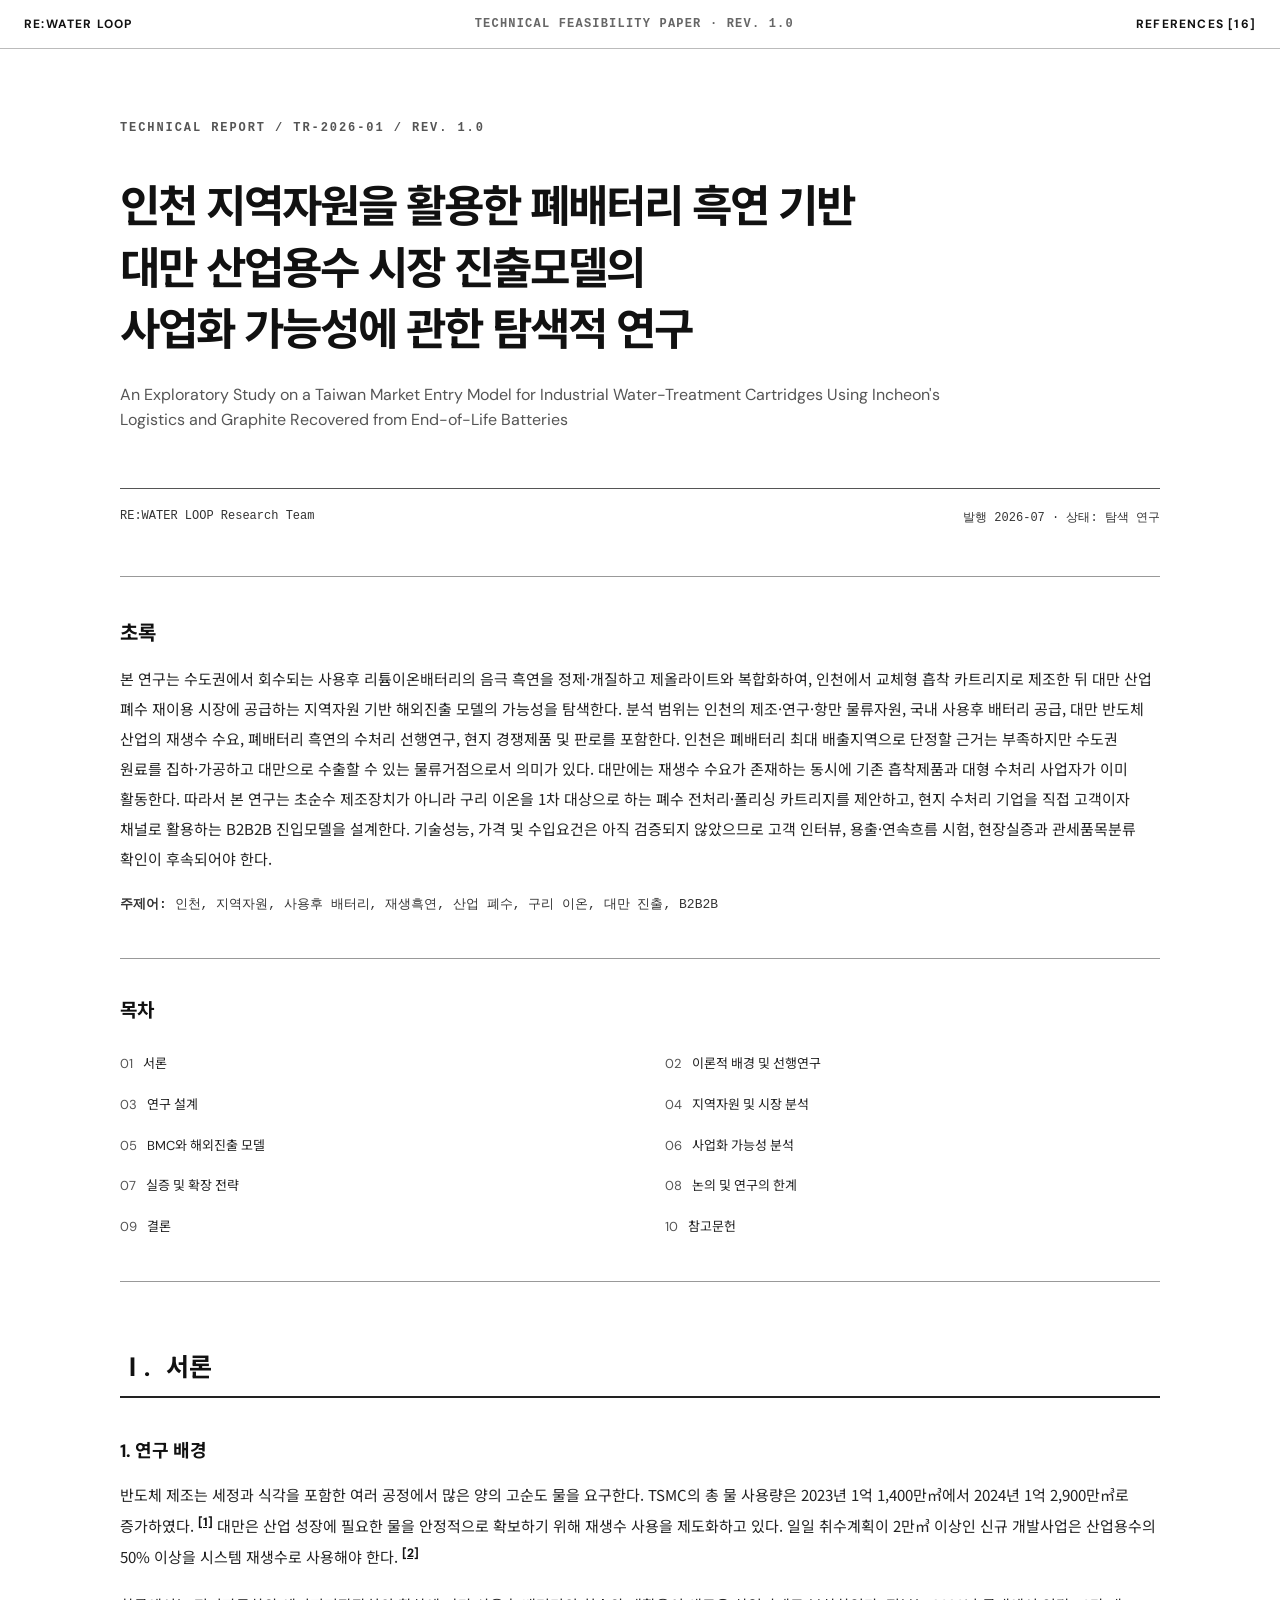
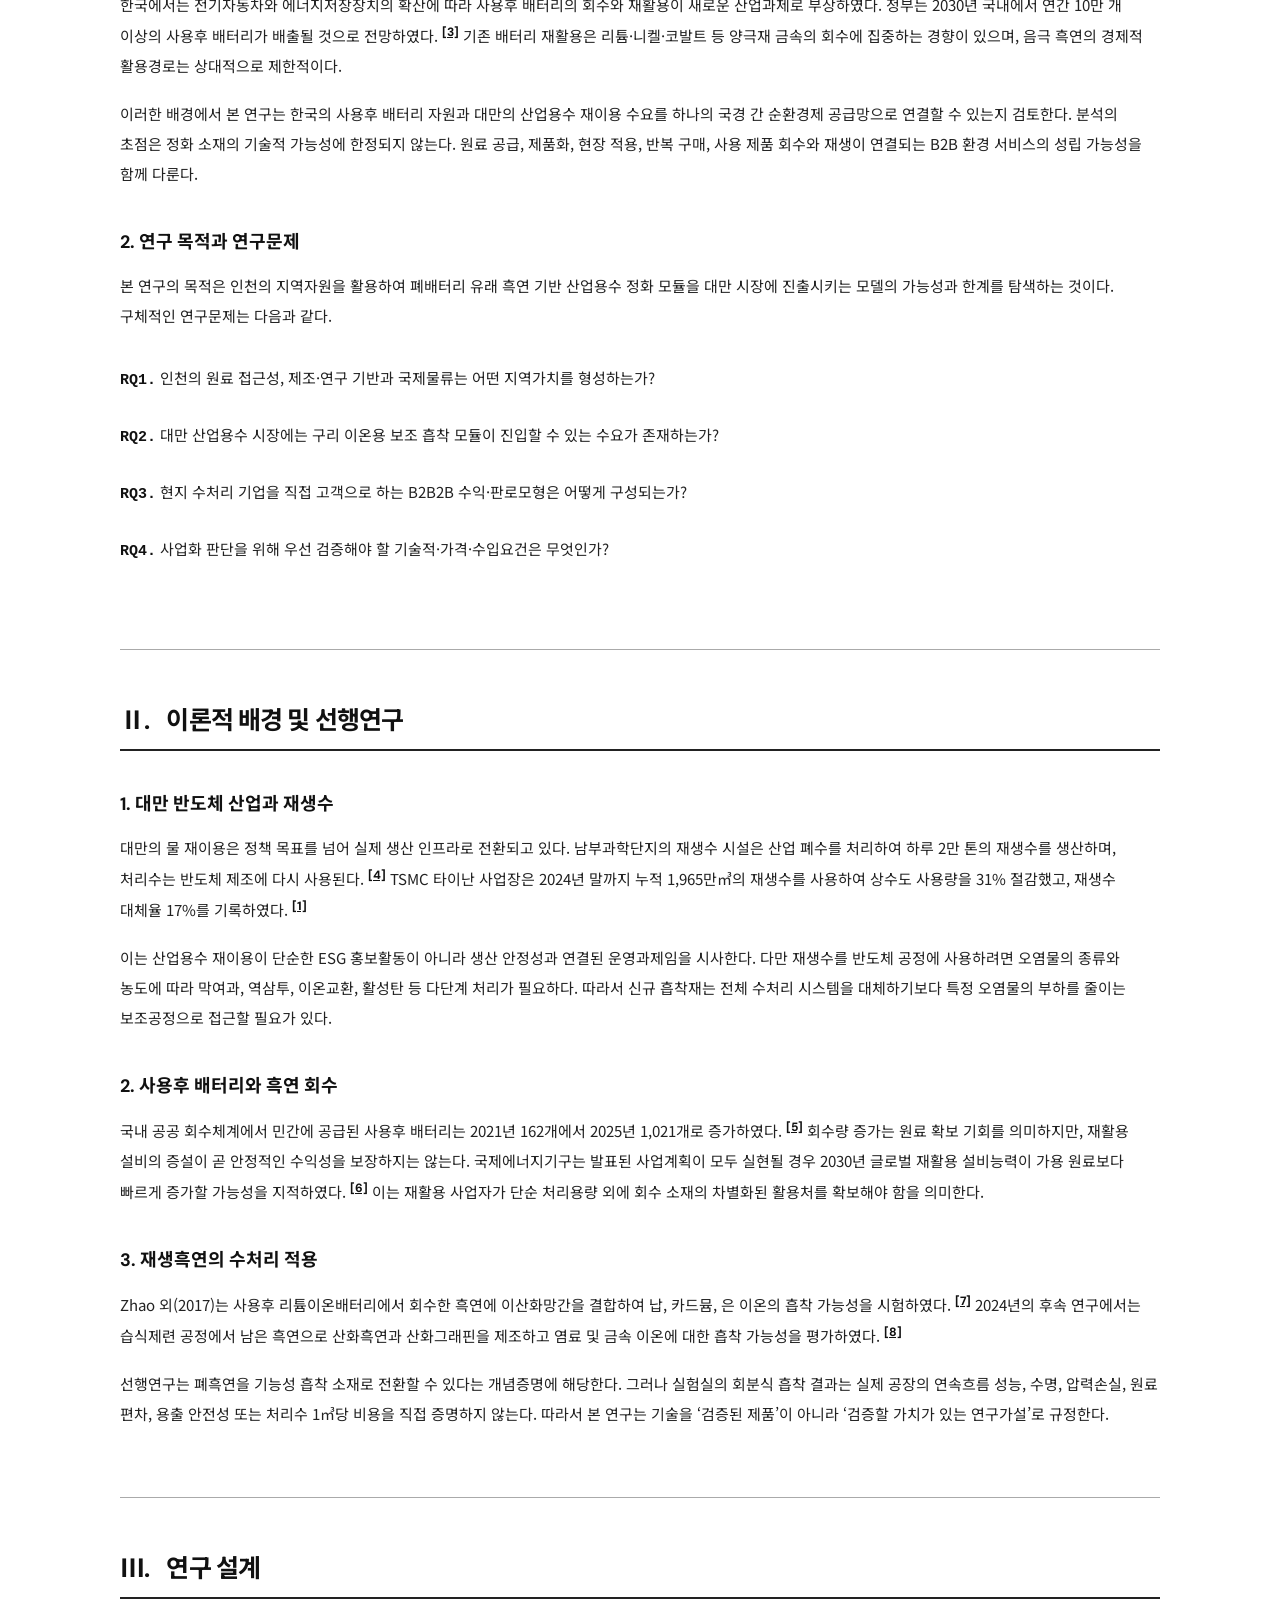
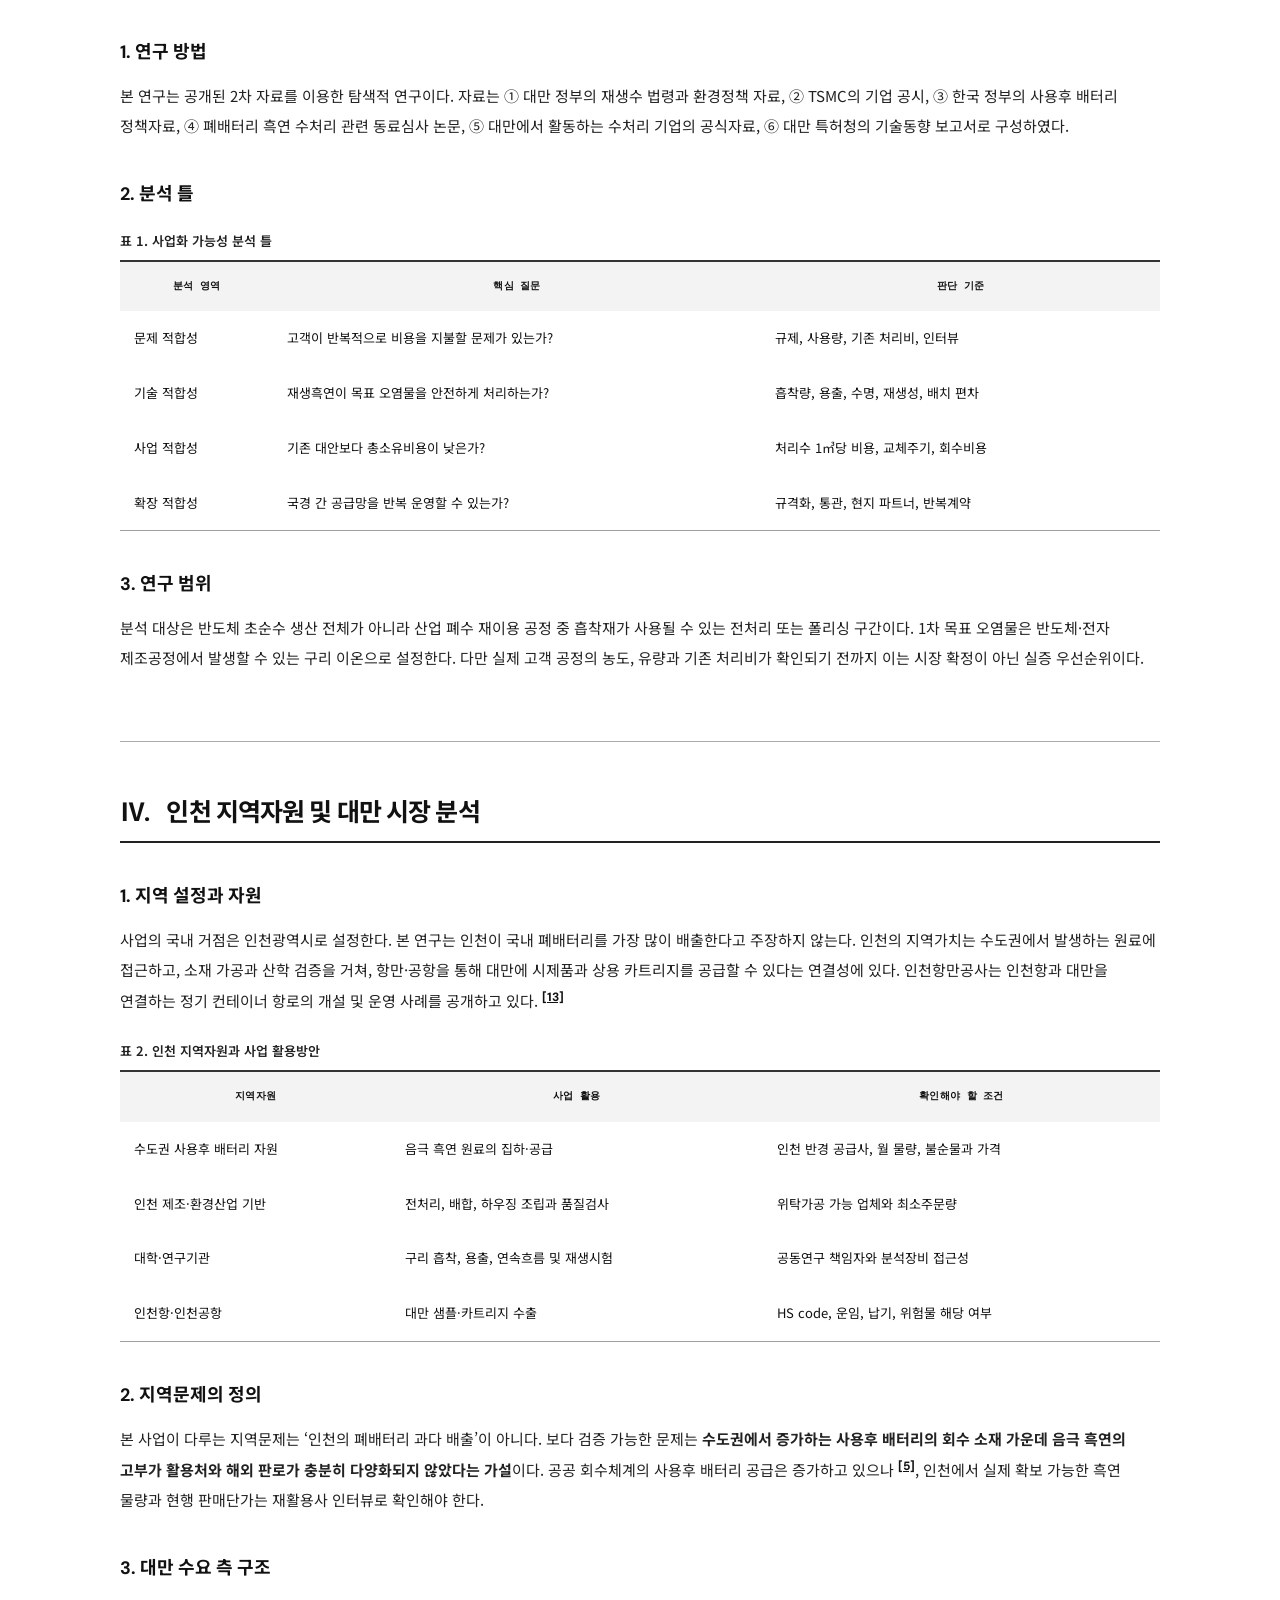
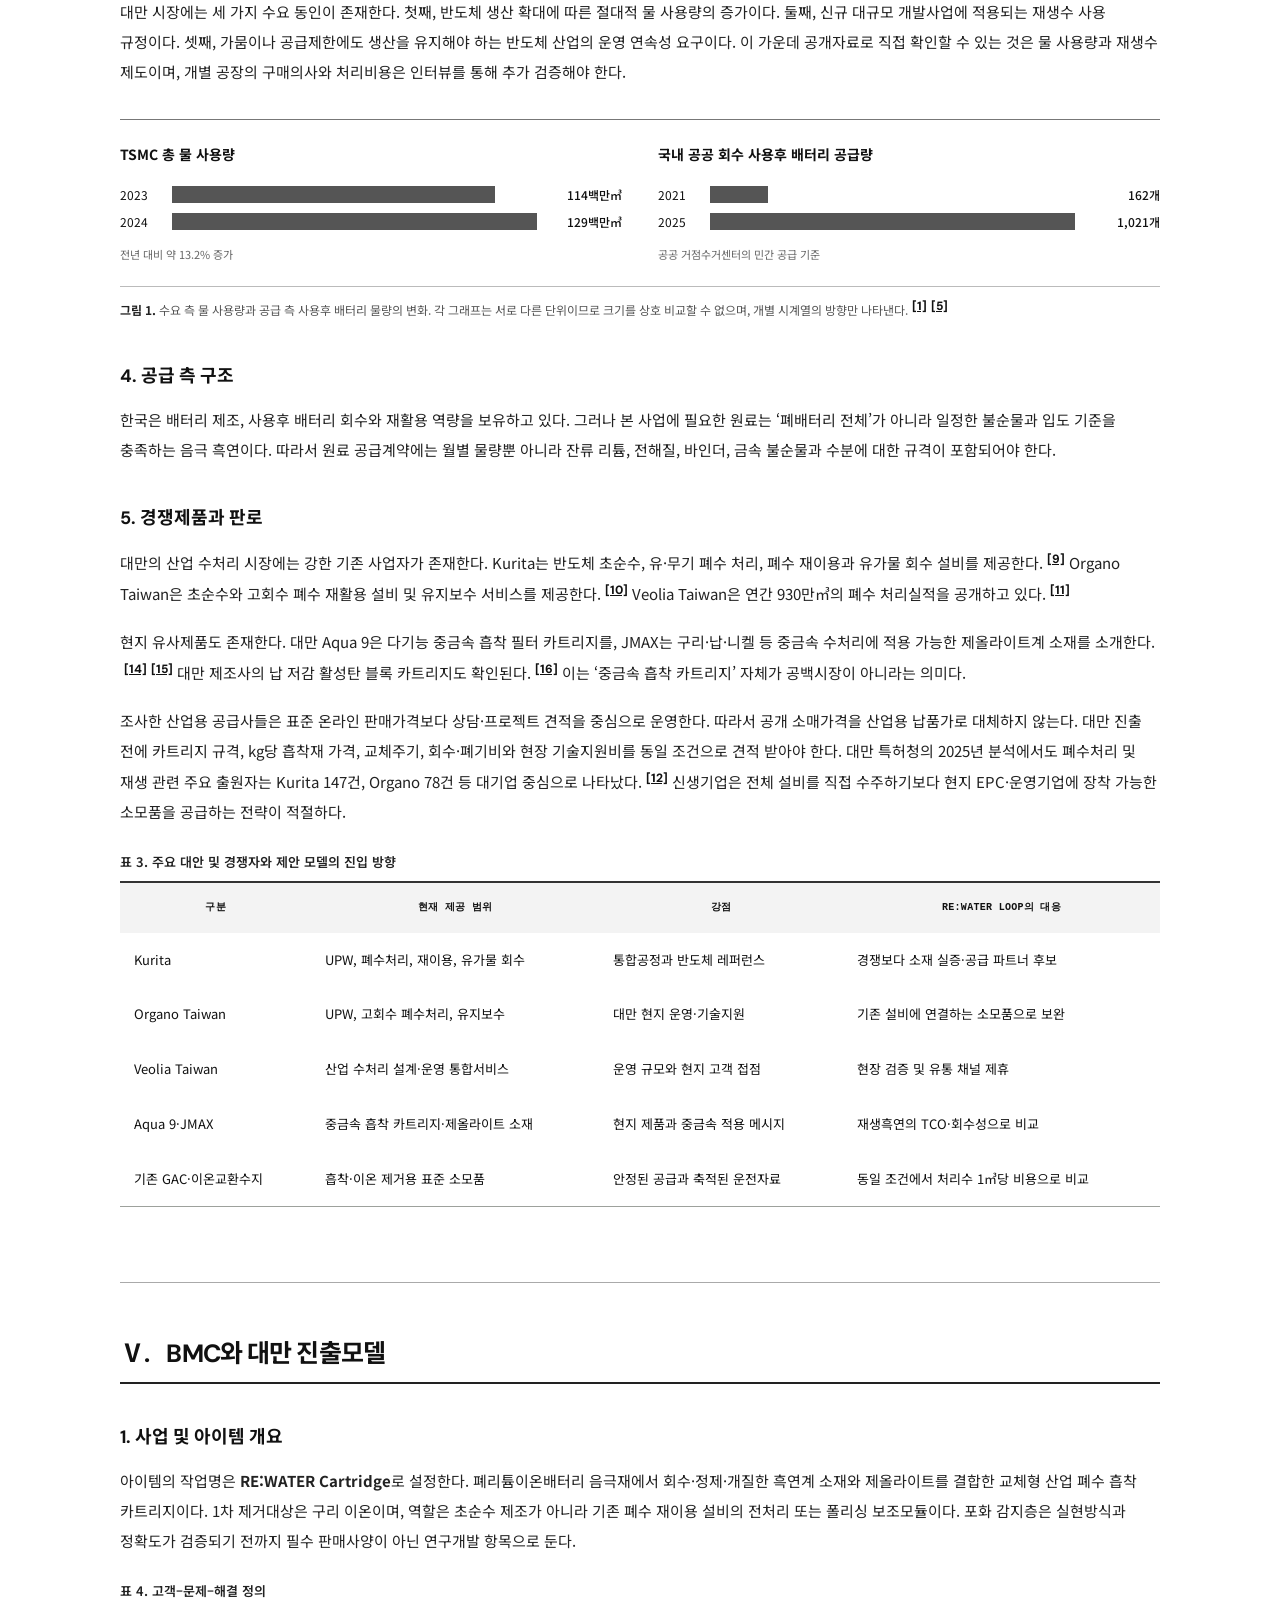
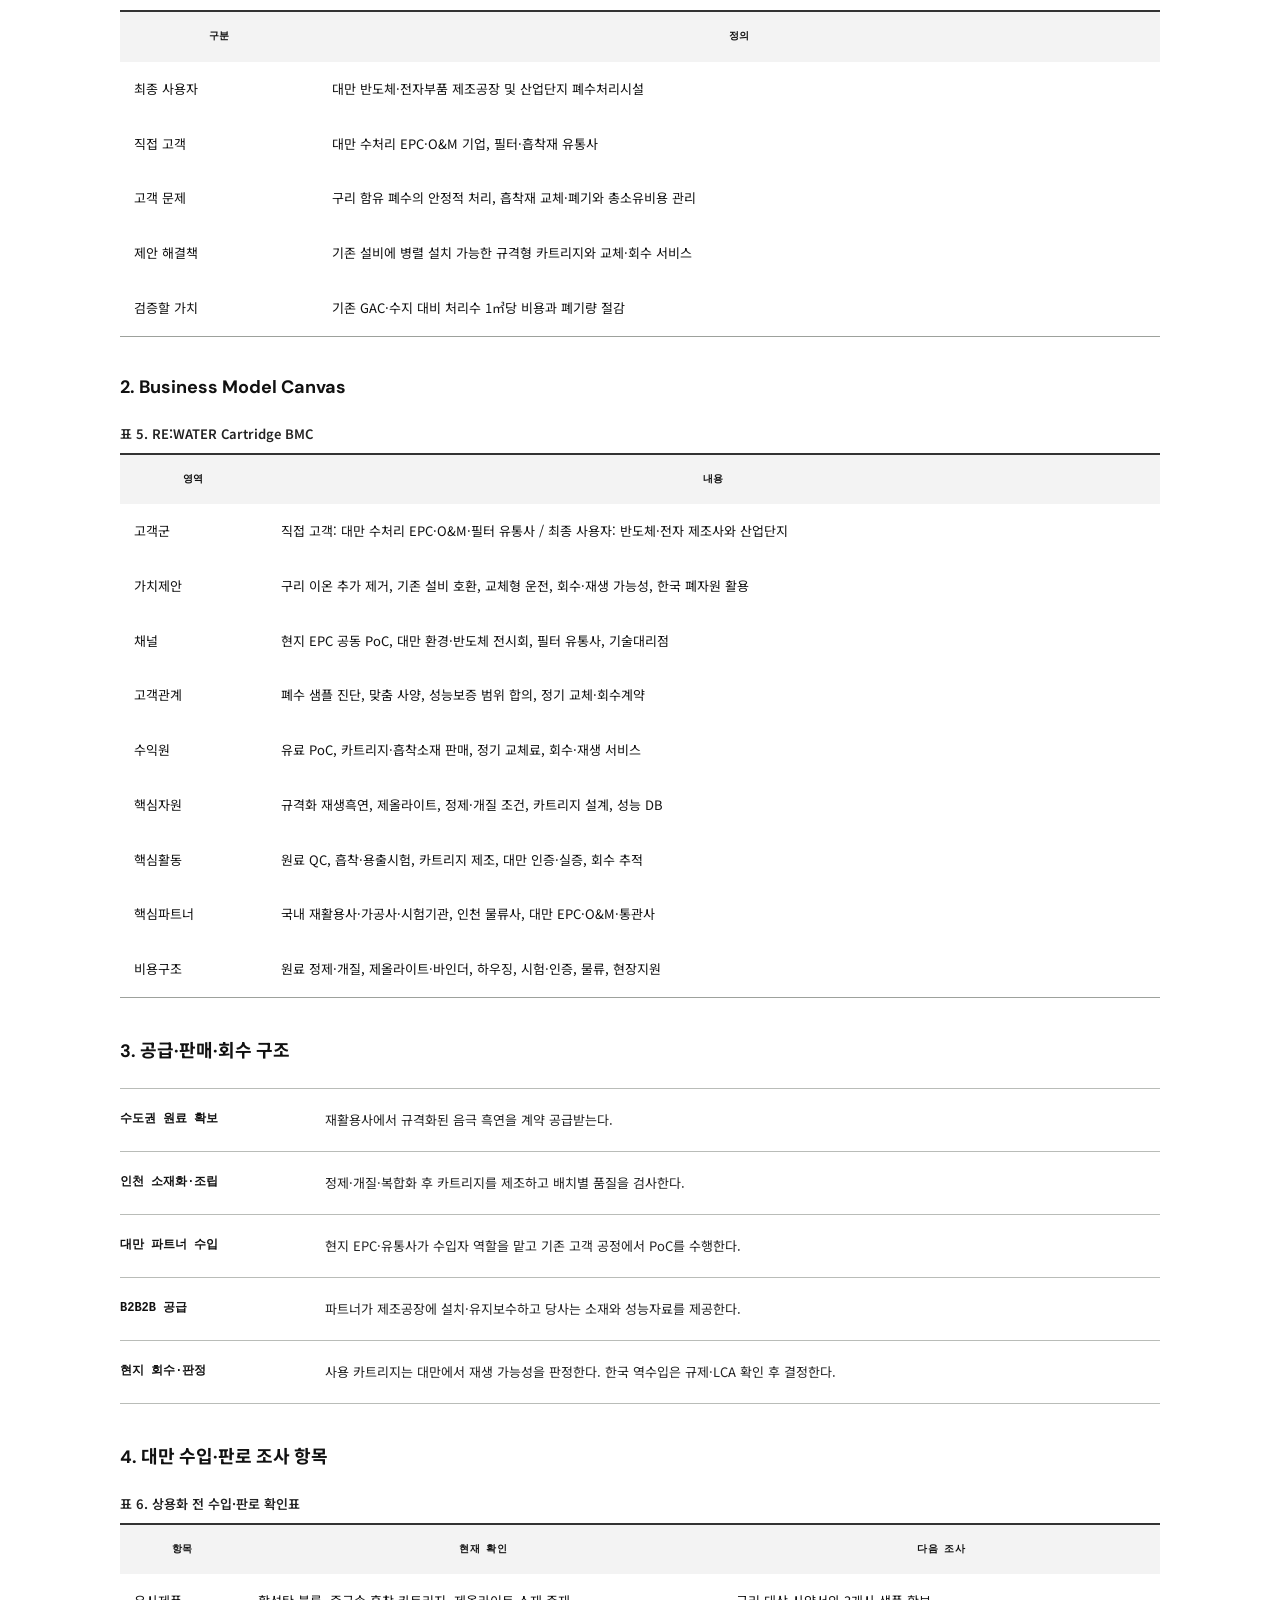
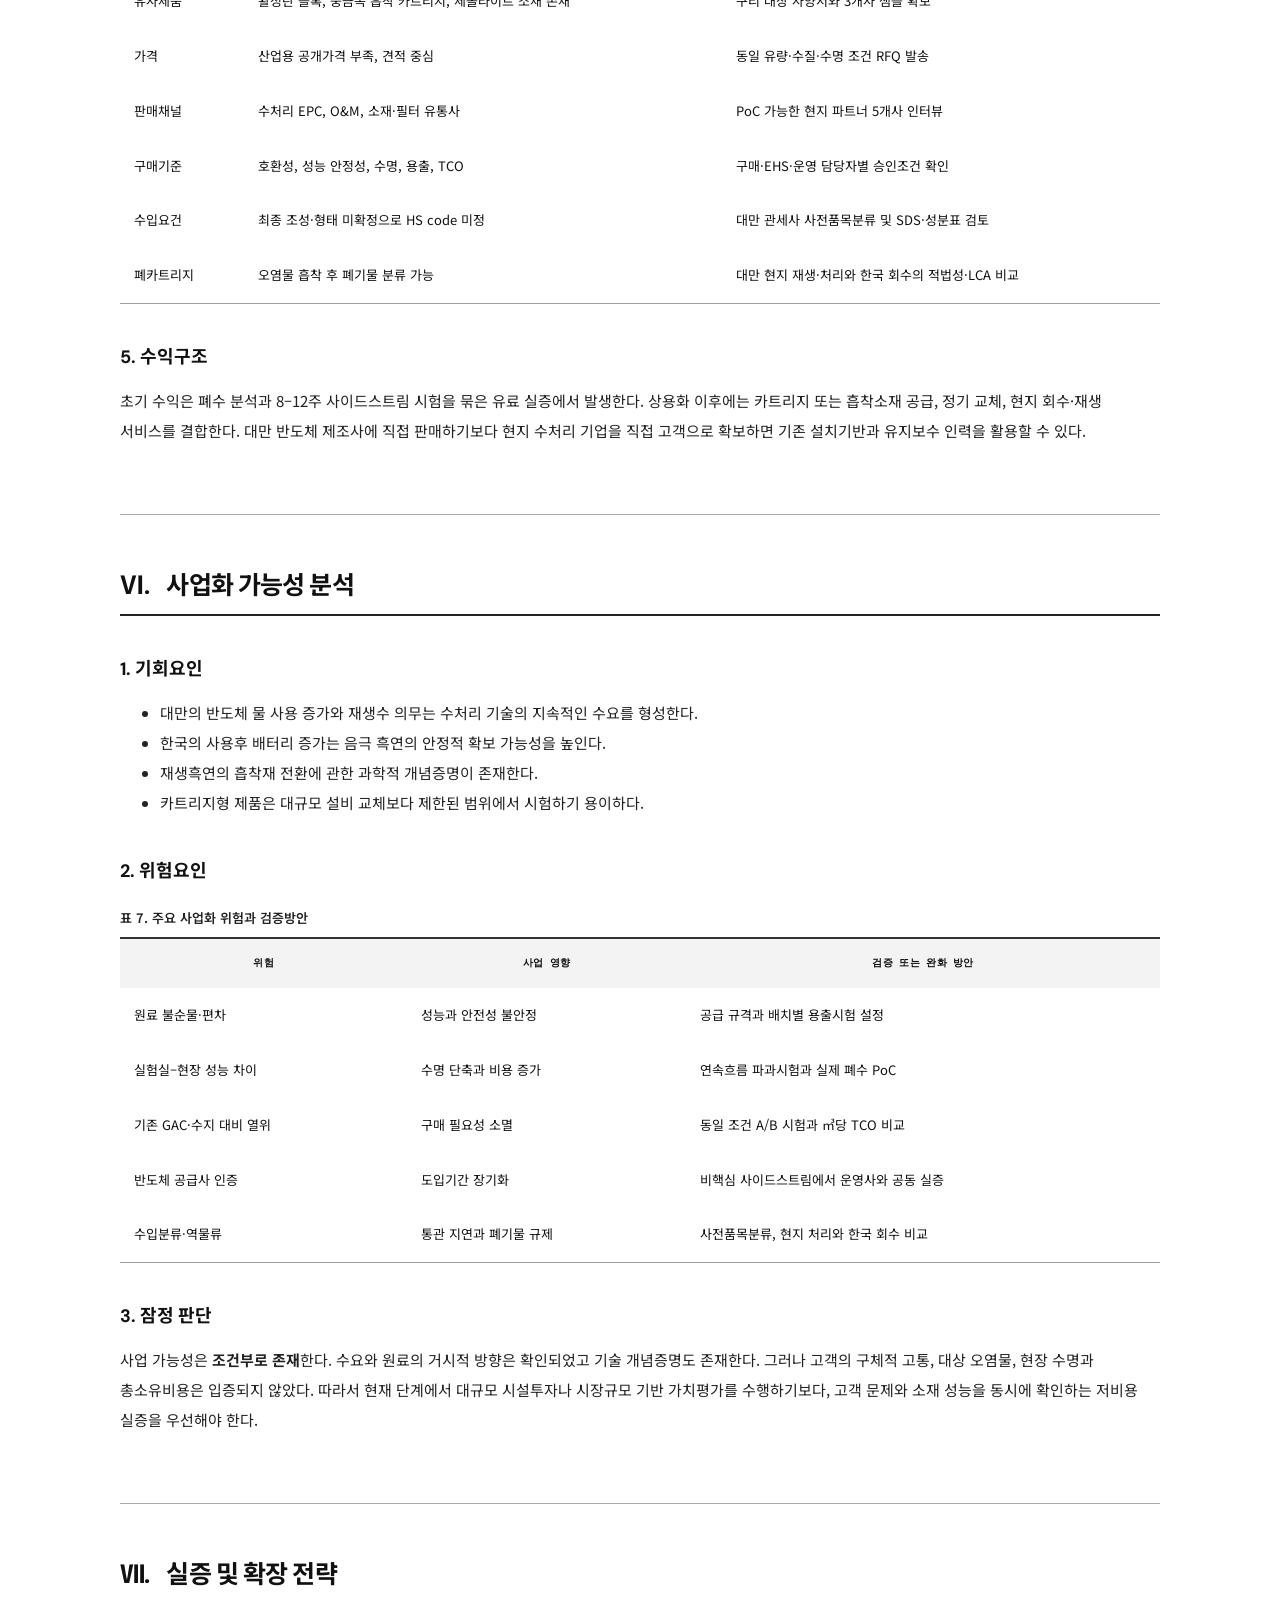
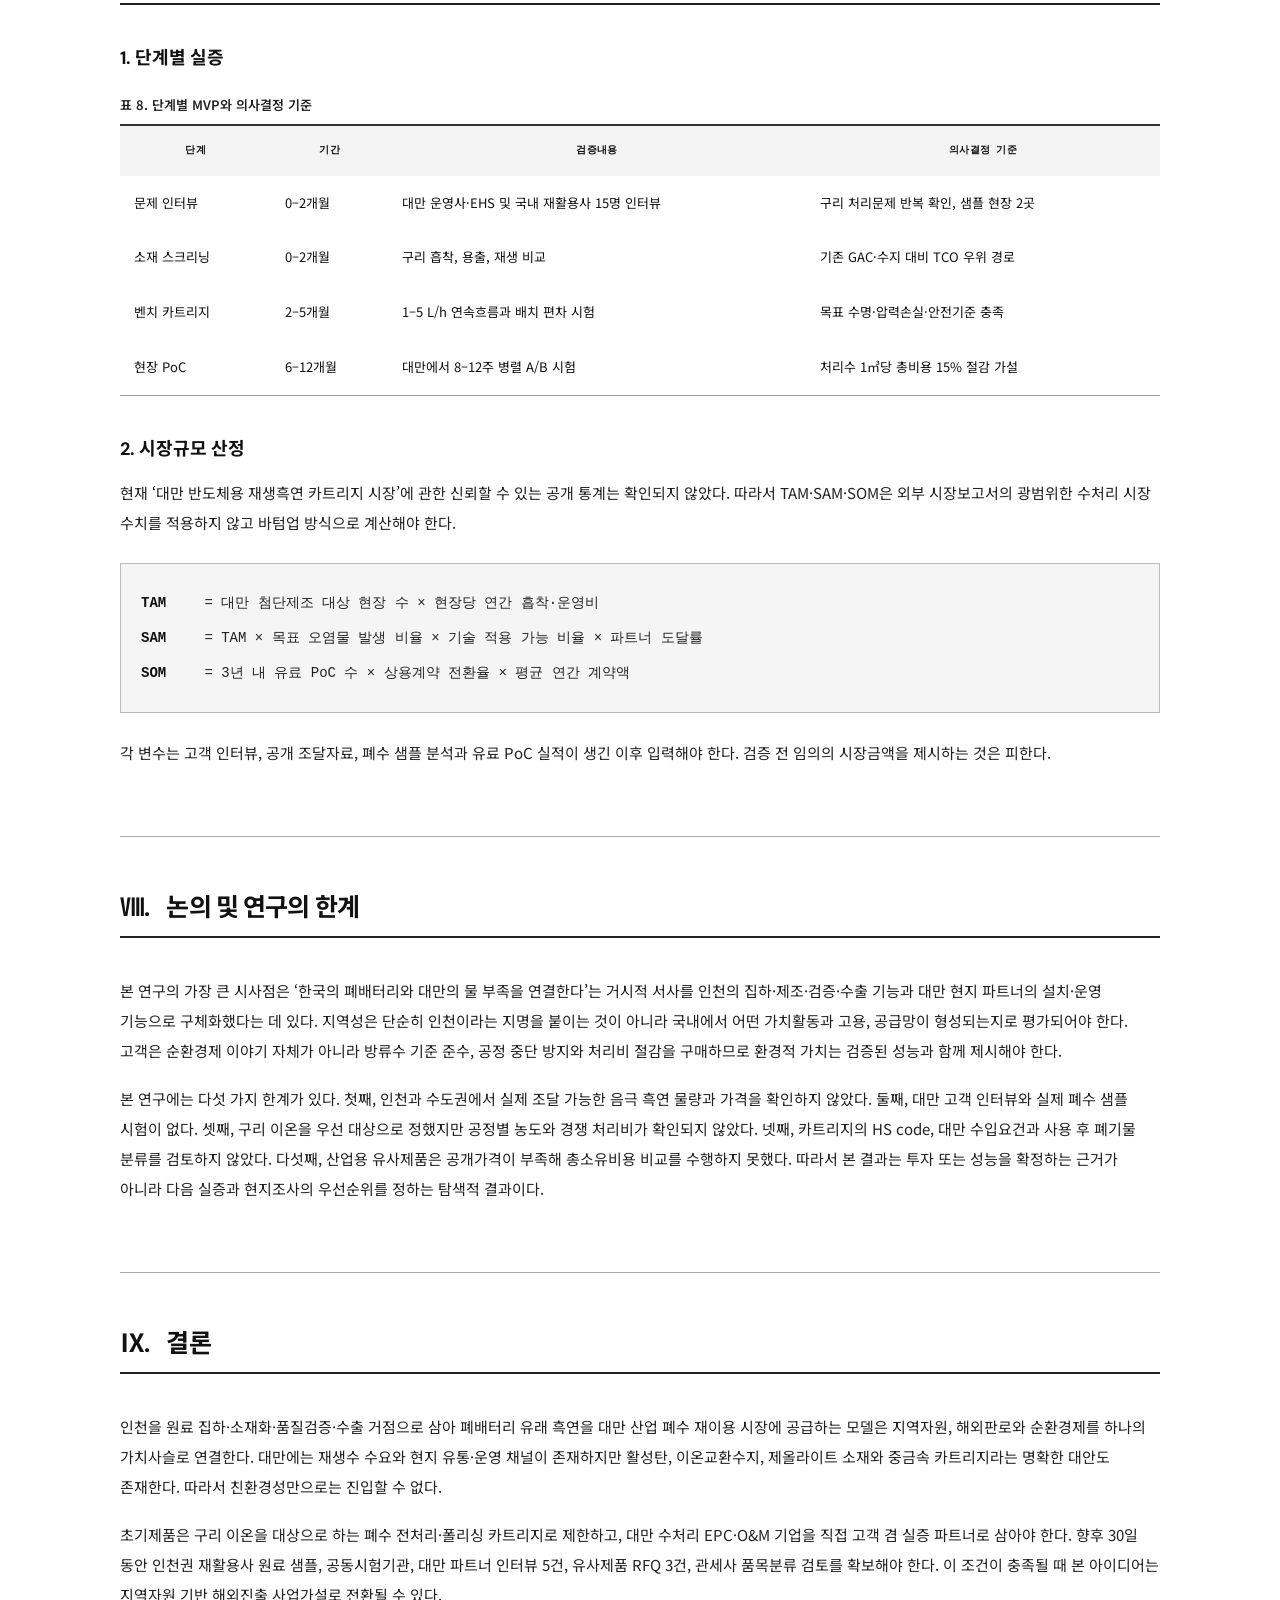
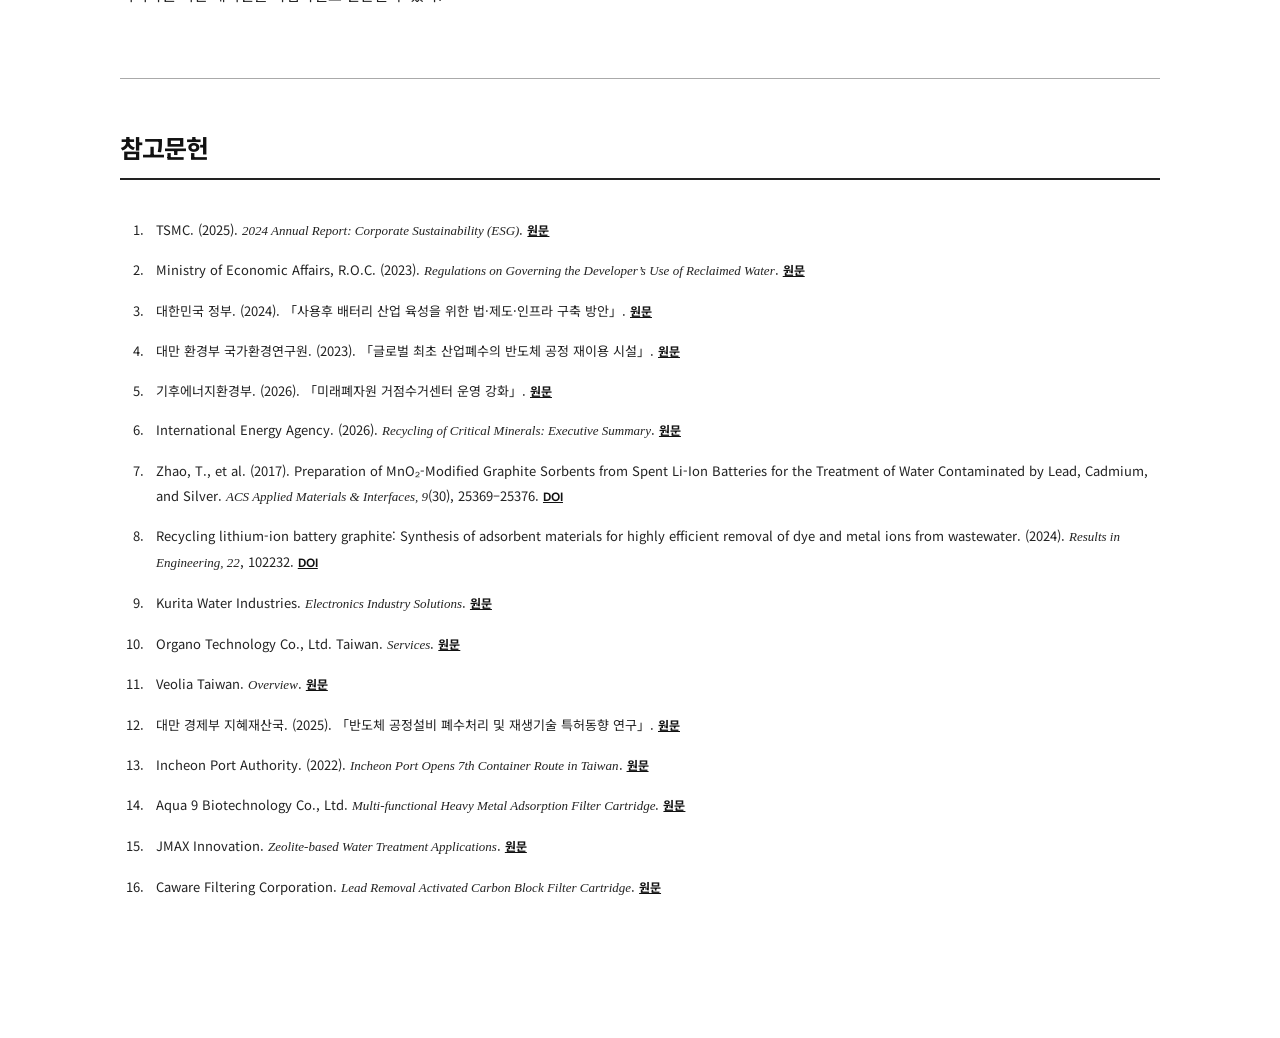
<file: docs/index.html>
<!doctype html>
<html lang="ko">
<head>
  <meta charset="utf-8">
  <meta name="viewport" content="width=device-width,initial-scale=1">
  <meta http-equiv="refresh" content="0;url=research-paper.html">
  <link rel="canonical" href="research-paper.html">
  <title>RE:WATER LOOP 연구논문</title>
</head>
<body>
  <p><a href="research-paper.html">연구논문 열기</a></p>
</body>
</html>
</file>
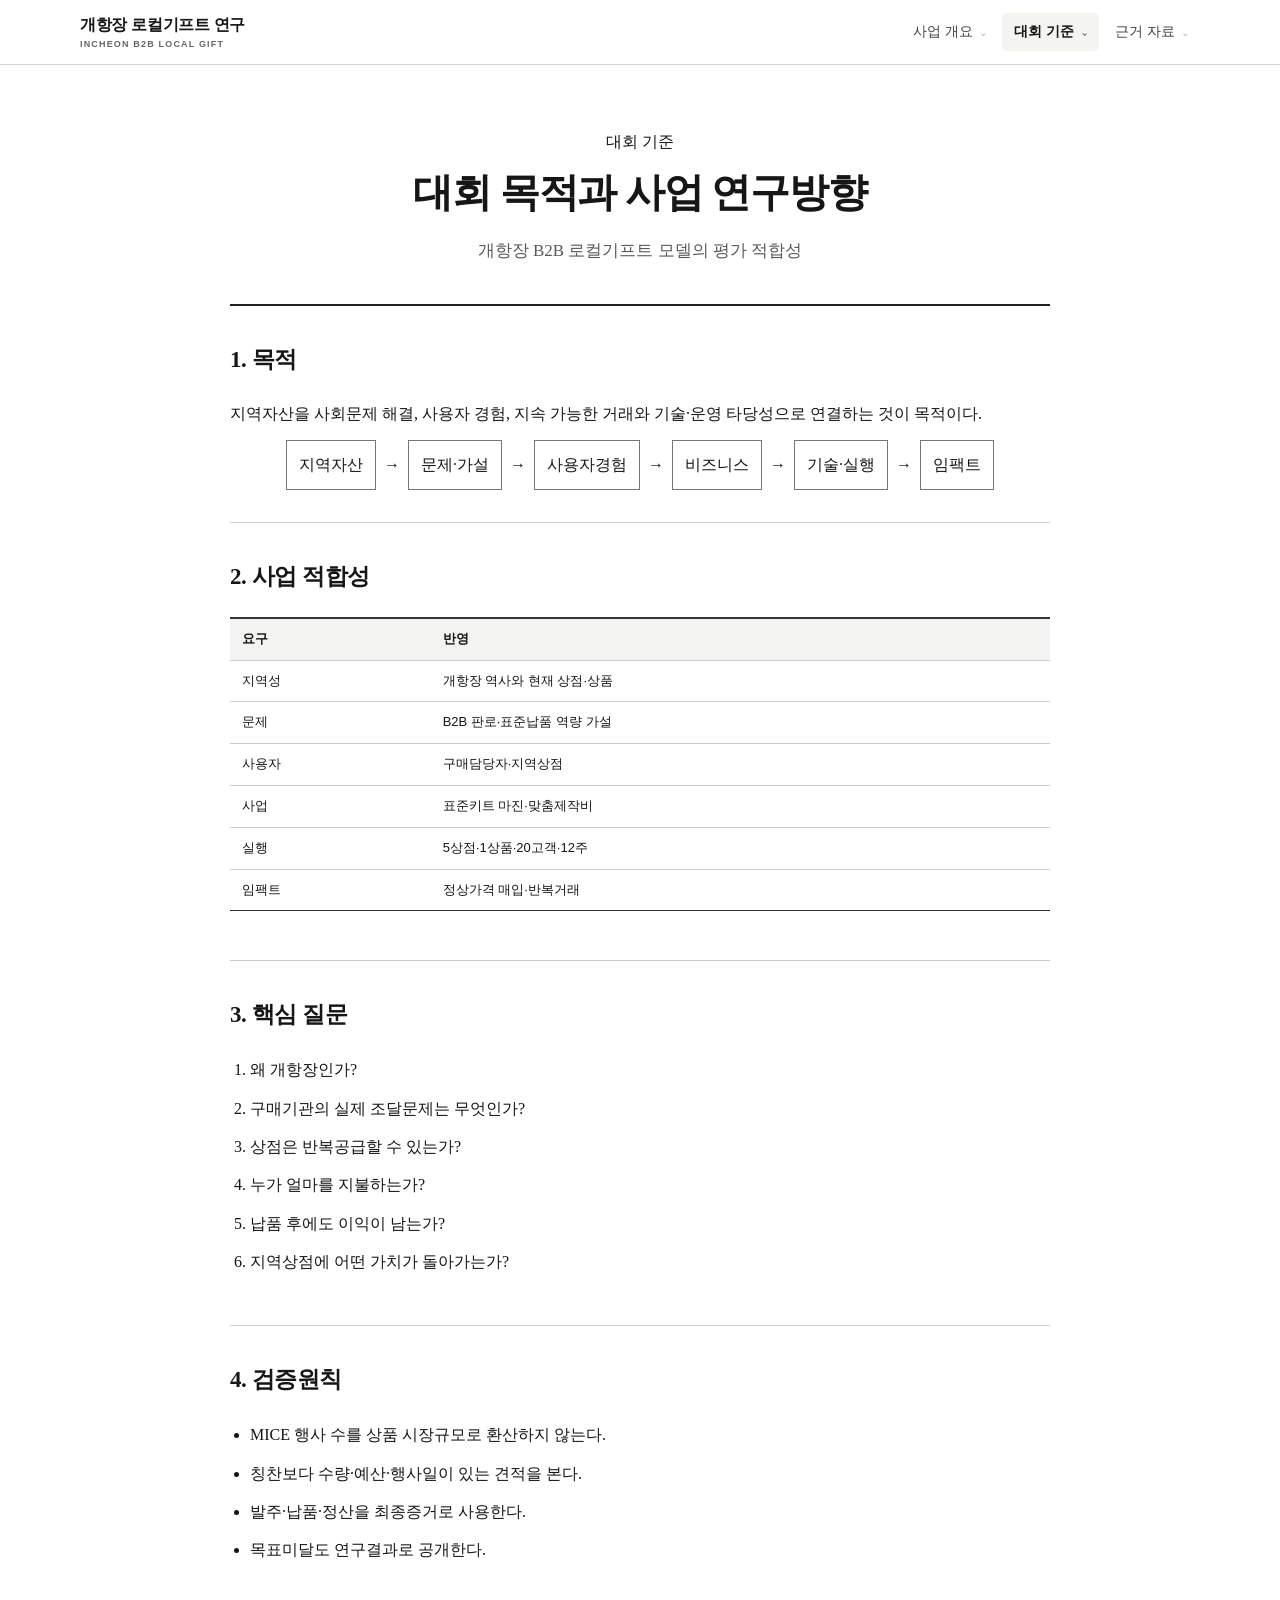
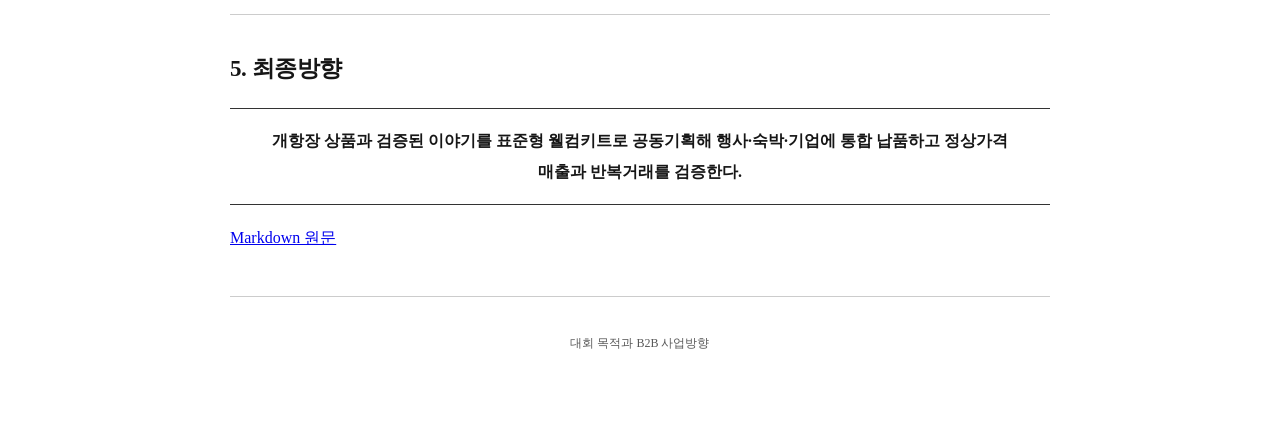
<file: docs/competition_purpose_and_project_direction.html>
<!doctype html><html lang="ko"><head><meta charset="utf-8"><meta name="viewport" content="width=device-width,initial-scale=1"><title>대회 목적과 B2B 로컬기프트 연구방향</title><link rel="stylesheet" href="paper.css?v=20260715-3"><link rel="stylesheet" href="app-shell.css"><script src="app.js?v=20260715-2" defer></script></head><body><article class="paper"><header class="title"><div>대회 기준</div><h1>대회 목적과 사업 연구방향</h1><div class="subtitle">개항장 B2B 로컬기프트 모델의 평가 적합성</div></header>
<section><h2>1. 목적</h2><p>지역자산을 사회문제 해결, 사용자 경험, 지속 가능한 거래와 기술·운영 타당성으로 연결하는 것이 목적이다.</p><div class="flow"><span>지역자산</span><i>→</i><span>문제·가설</span><i>→</i><span>사용자경험</span><i>→</i><span>비즈니스</span><i>→</i><span>기술·실행</span><i>→</i><span>임팩트</span></div></section>
<section><h2>2. 사업 적합성</h2><div class="table"><table><thead><tr><th>요구</th><th>반영</th></tr></thead><tbody><tr><td>지역성</td><td>개항장 역사와 현재 상점·상품</td></tr><tr><td>문제</td><td>B2B 판로·표준납품 역량 가설</td></tr><tr><td>사용자</td><td>구매담당자·지역상점</td></tr><tr><td>사업</td><td>표준키트 마진·맞춤제작비</td></tr><tr><td>실행</td><td>5상점·1상품·20고객·12주</td></tr><tr><td>임팩트</td><td>정상가격 매입·반복거래</td></tr></tbody></table></div></section>
<section><h2>3. 핵심 질문</h2><ol class="evidence"><li>왜 개항장인가?</li><li>구매기관의 실제 조달문제는 무엇인가?</li><li>상점은 반복공급할 수 있는가?</li><li>누가 얼마를 지불하는가?</li><li>납품 후에도 이익이 남는가?</li><li>지역상점에 어떤 가치가 돌아가는가?</li></ol></section>
<section><h2>4. 검증원칙</h2><ul class="evidence"><li>MICE 행사 수를 상품 시장규모로 환산하지 않는다.</li><li>칭찬보다 수량·예산·행사일이 있는 견적을 본다.</li><li>발주·납품·정산을 최종증거로 사용한다.</li><li>목표미달도 연구결과로 공개한다.</li></ul></section>
<section><h2>5. 최종방향</h2><div class="mission">개항장 상품과 검증된 이야기를 표준형 웰컴키트로 공동기획해 행사·숙박·기업에 통합 납품하고 정상가격 매출과 반복거래를 검증한다.</div><p><a href="competition_purpose_and_project_direction.md">Markdown 원문</a></p></section><div class="foot">대회 목적과 B2B 사업방향</div></article></body></html>
</file>
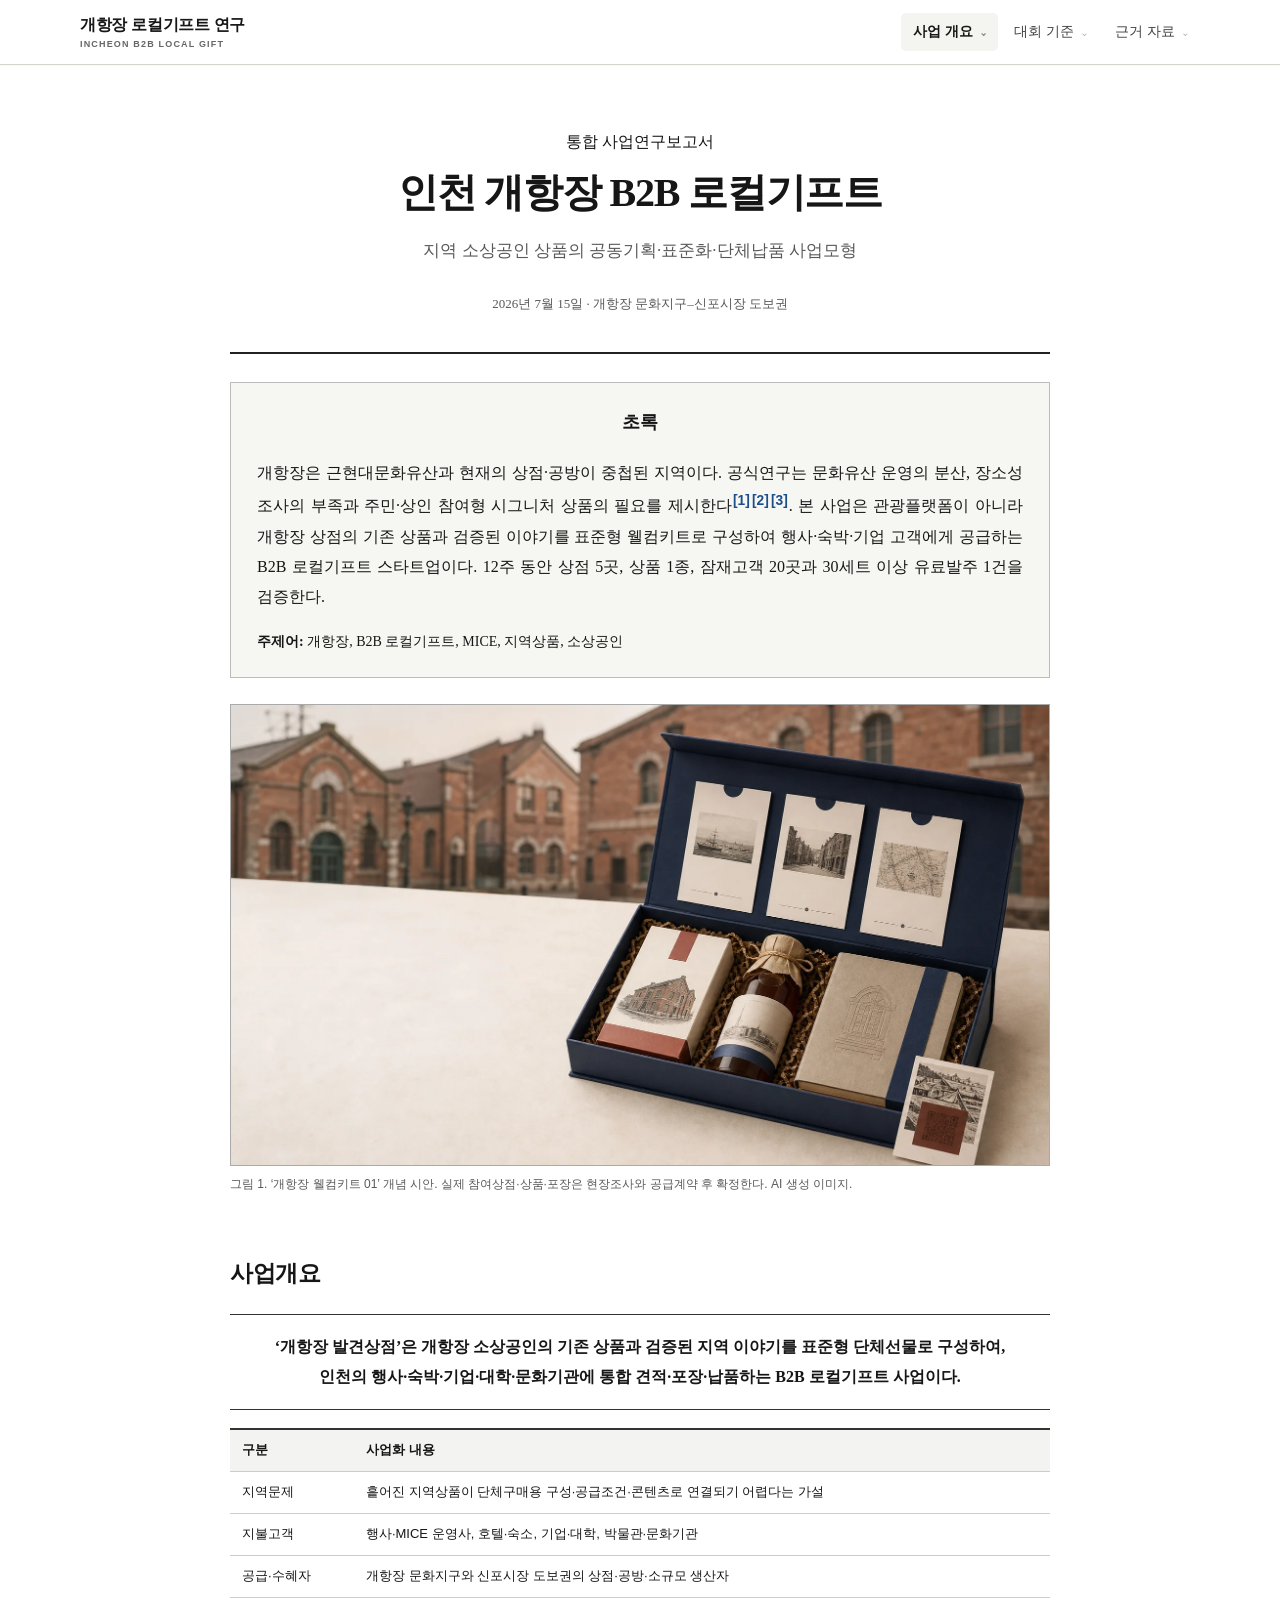
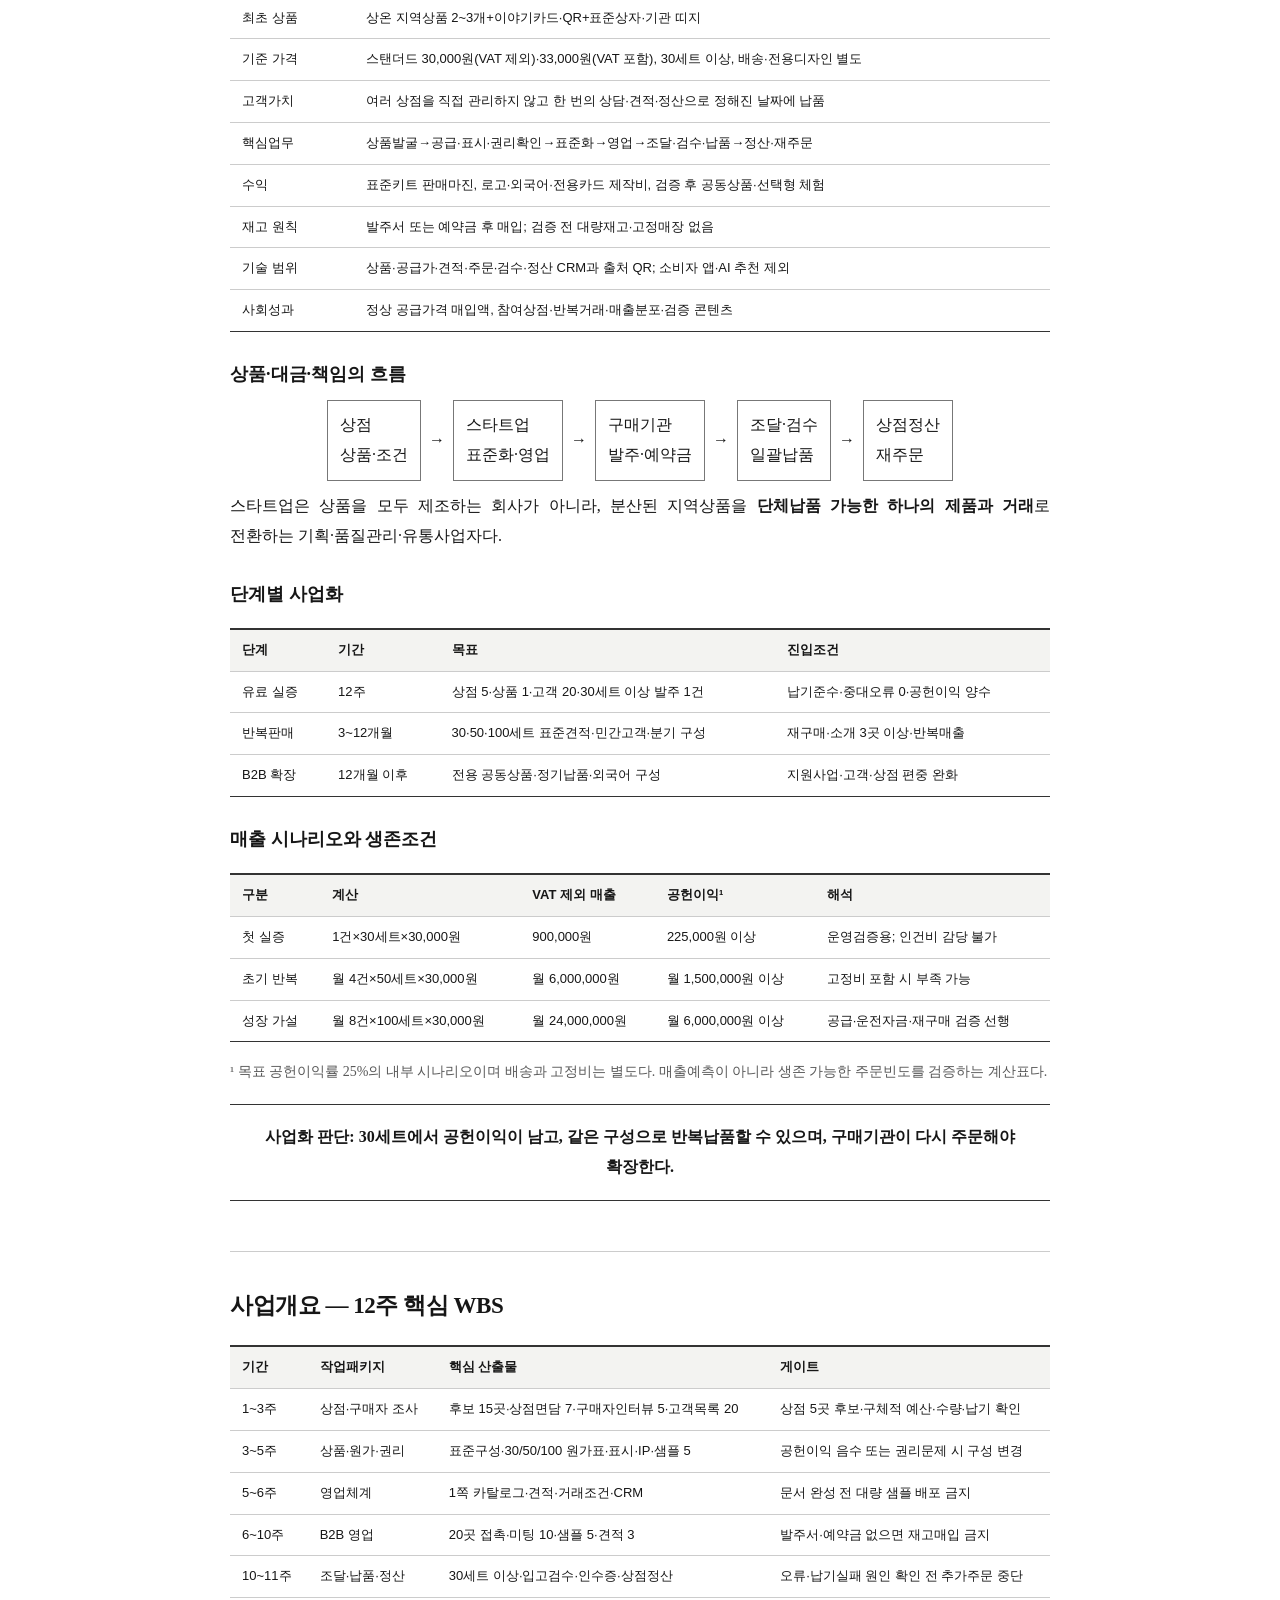
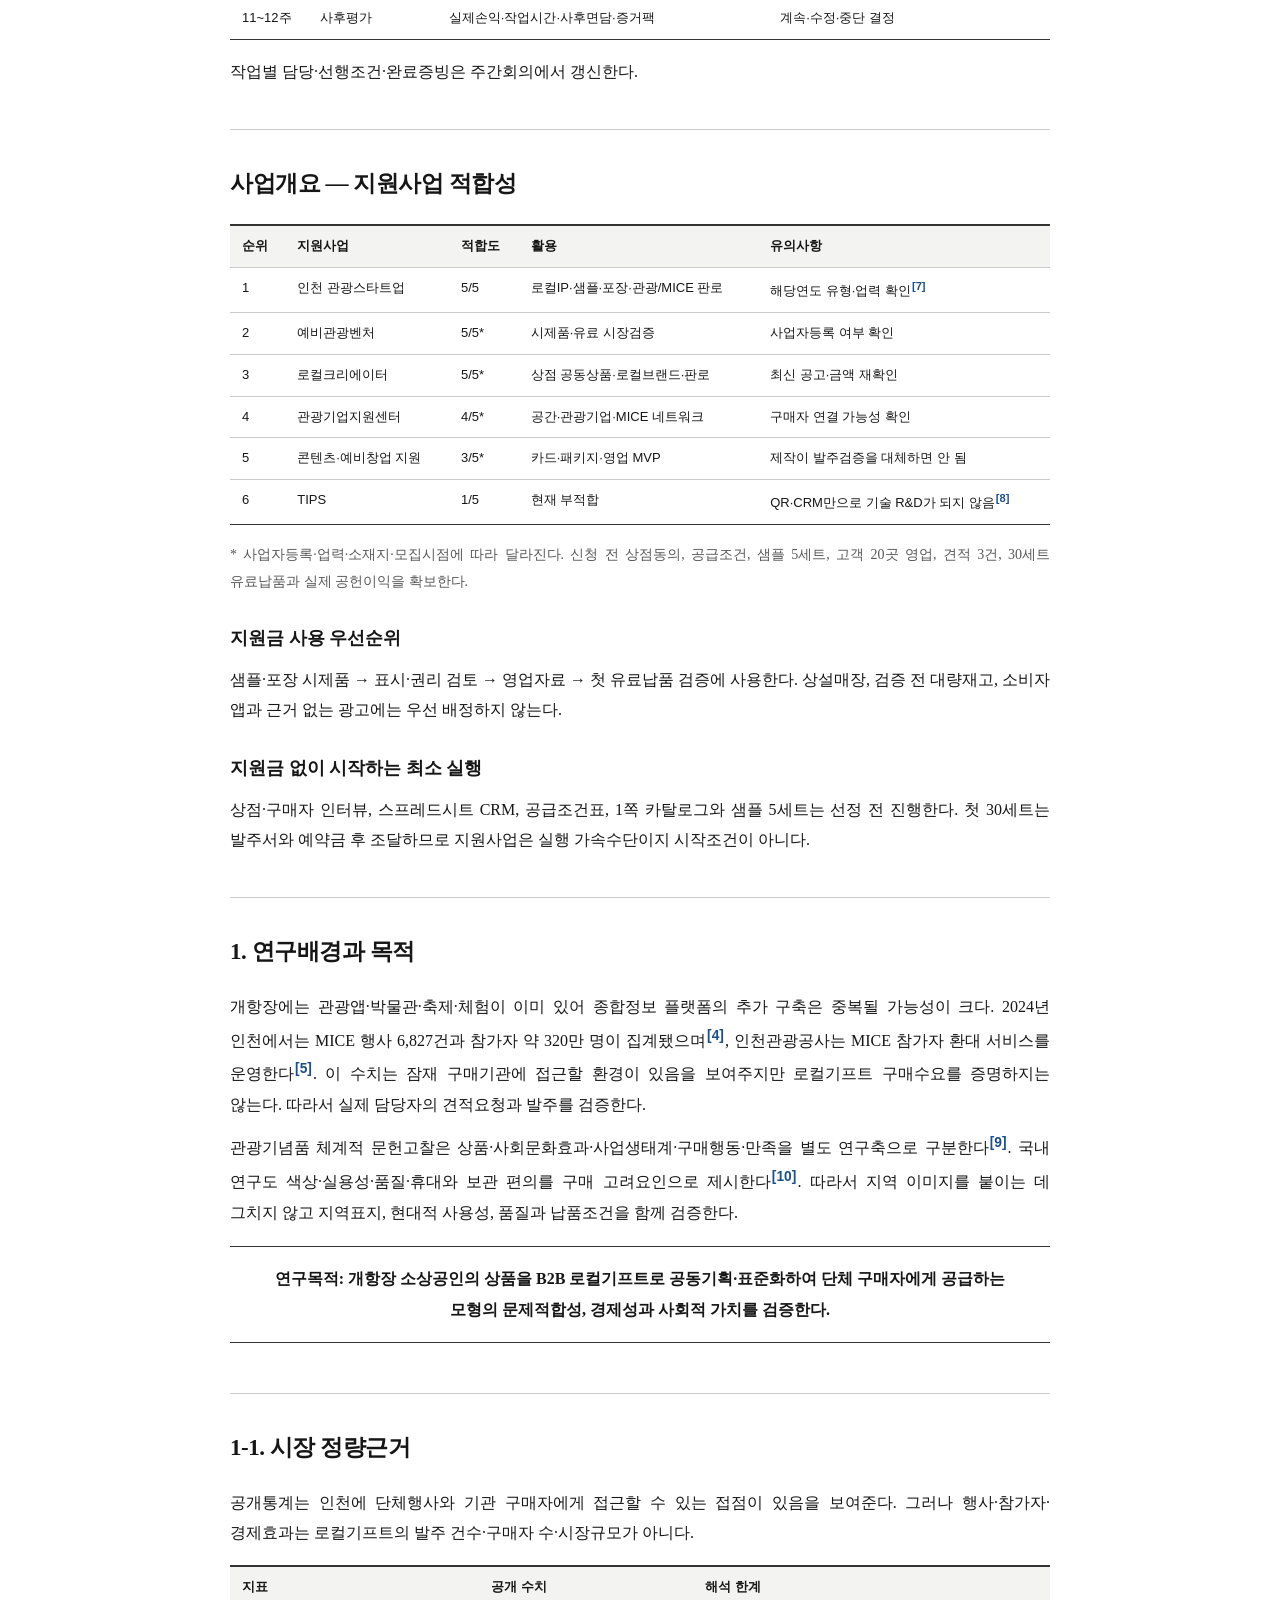
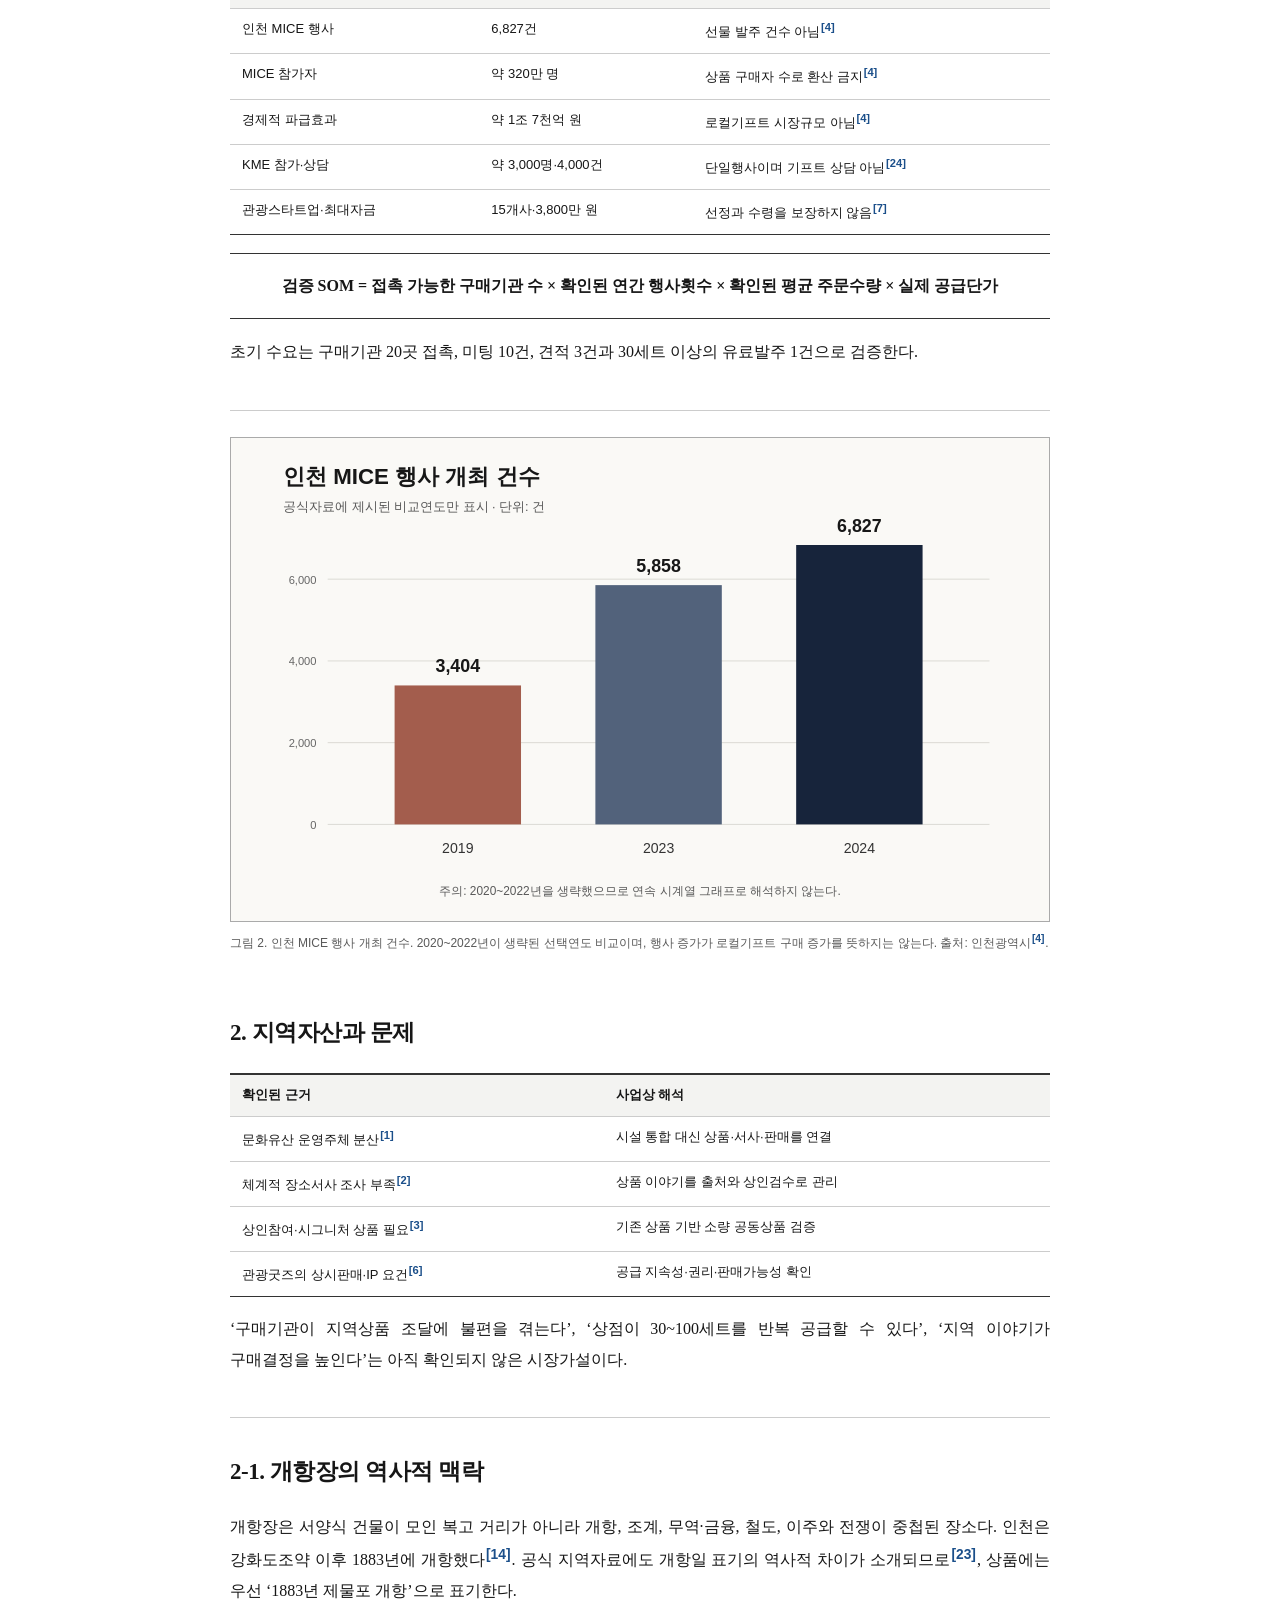
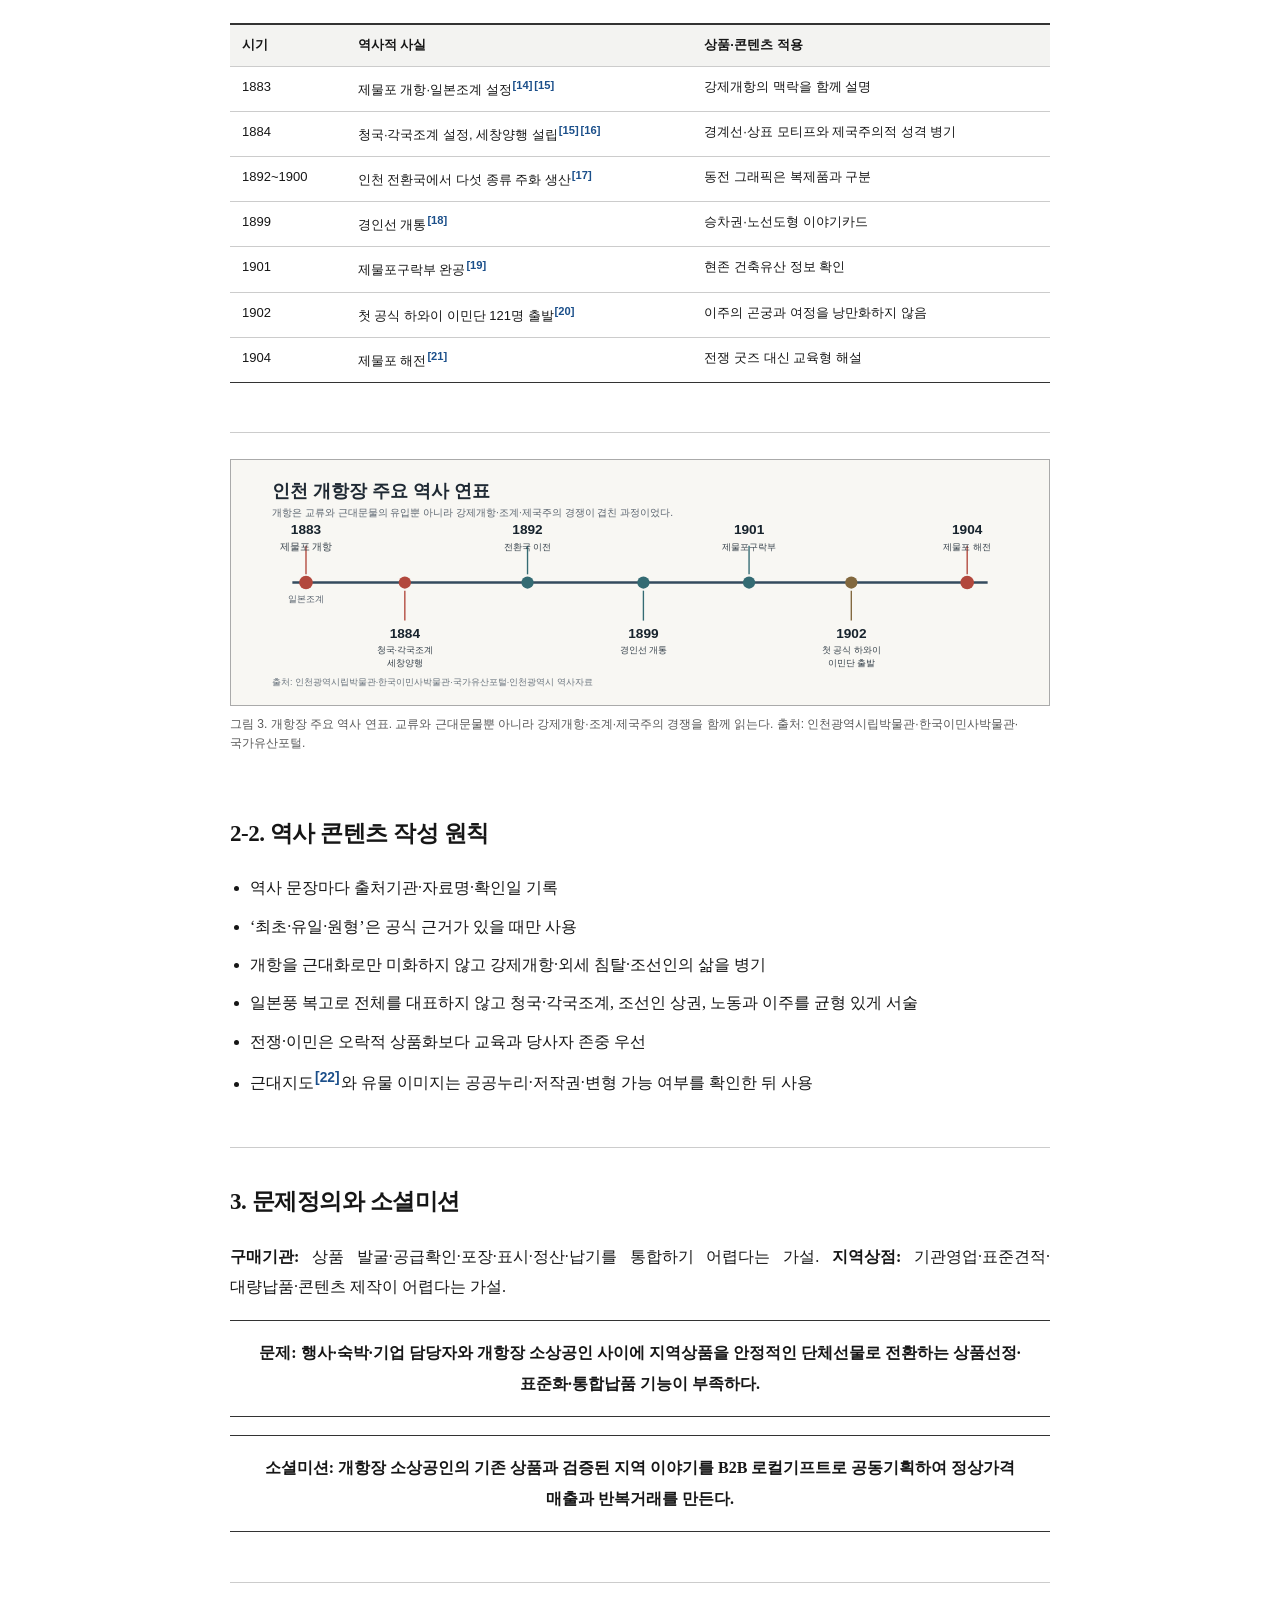
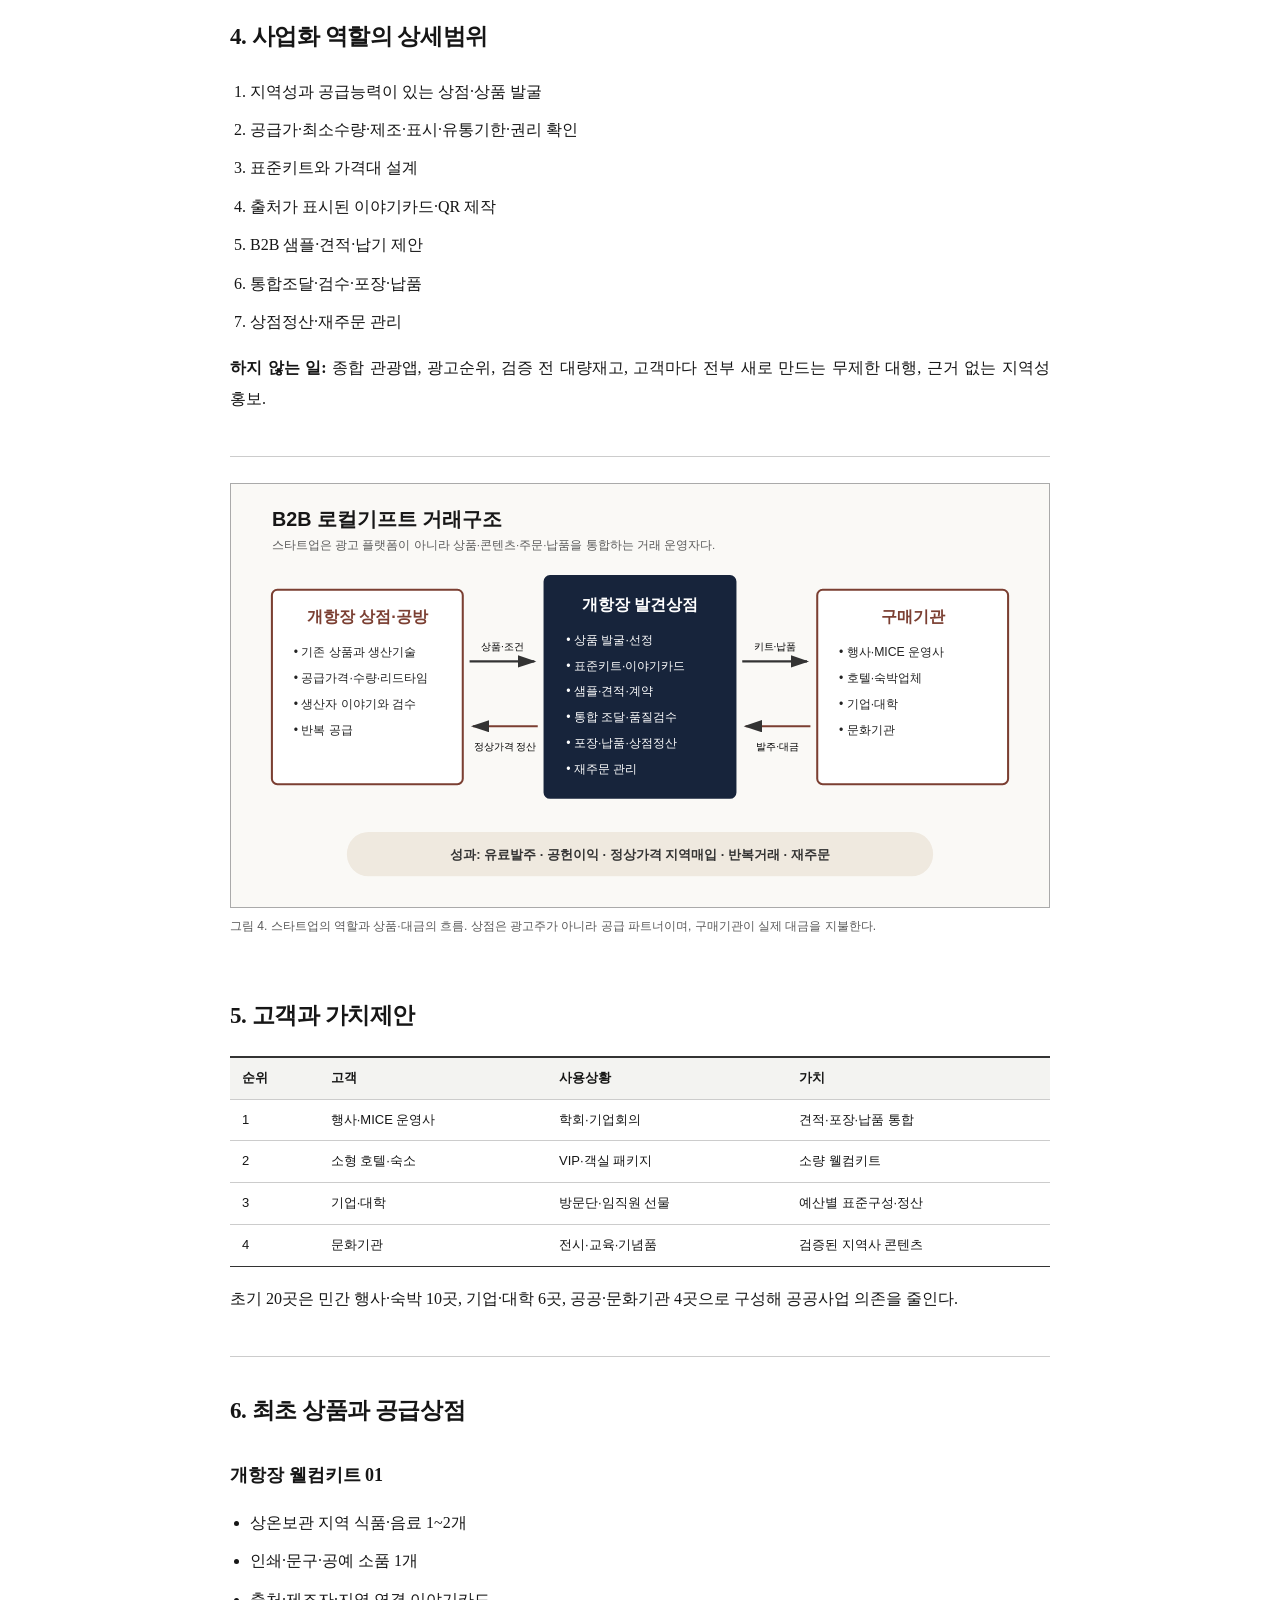
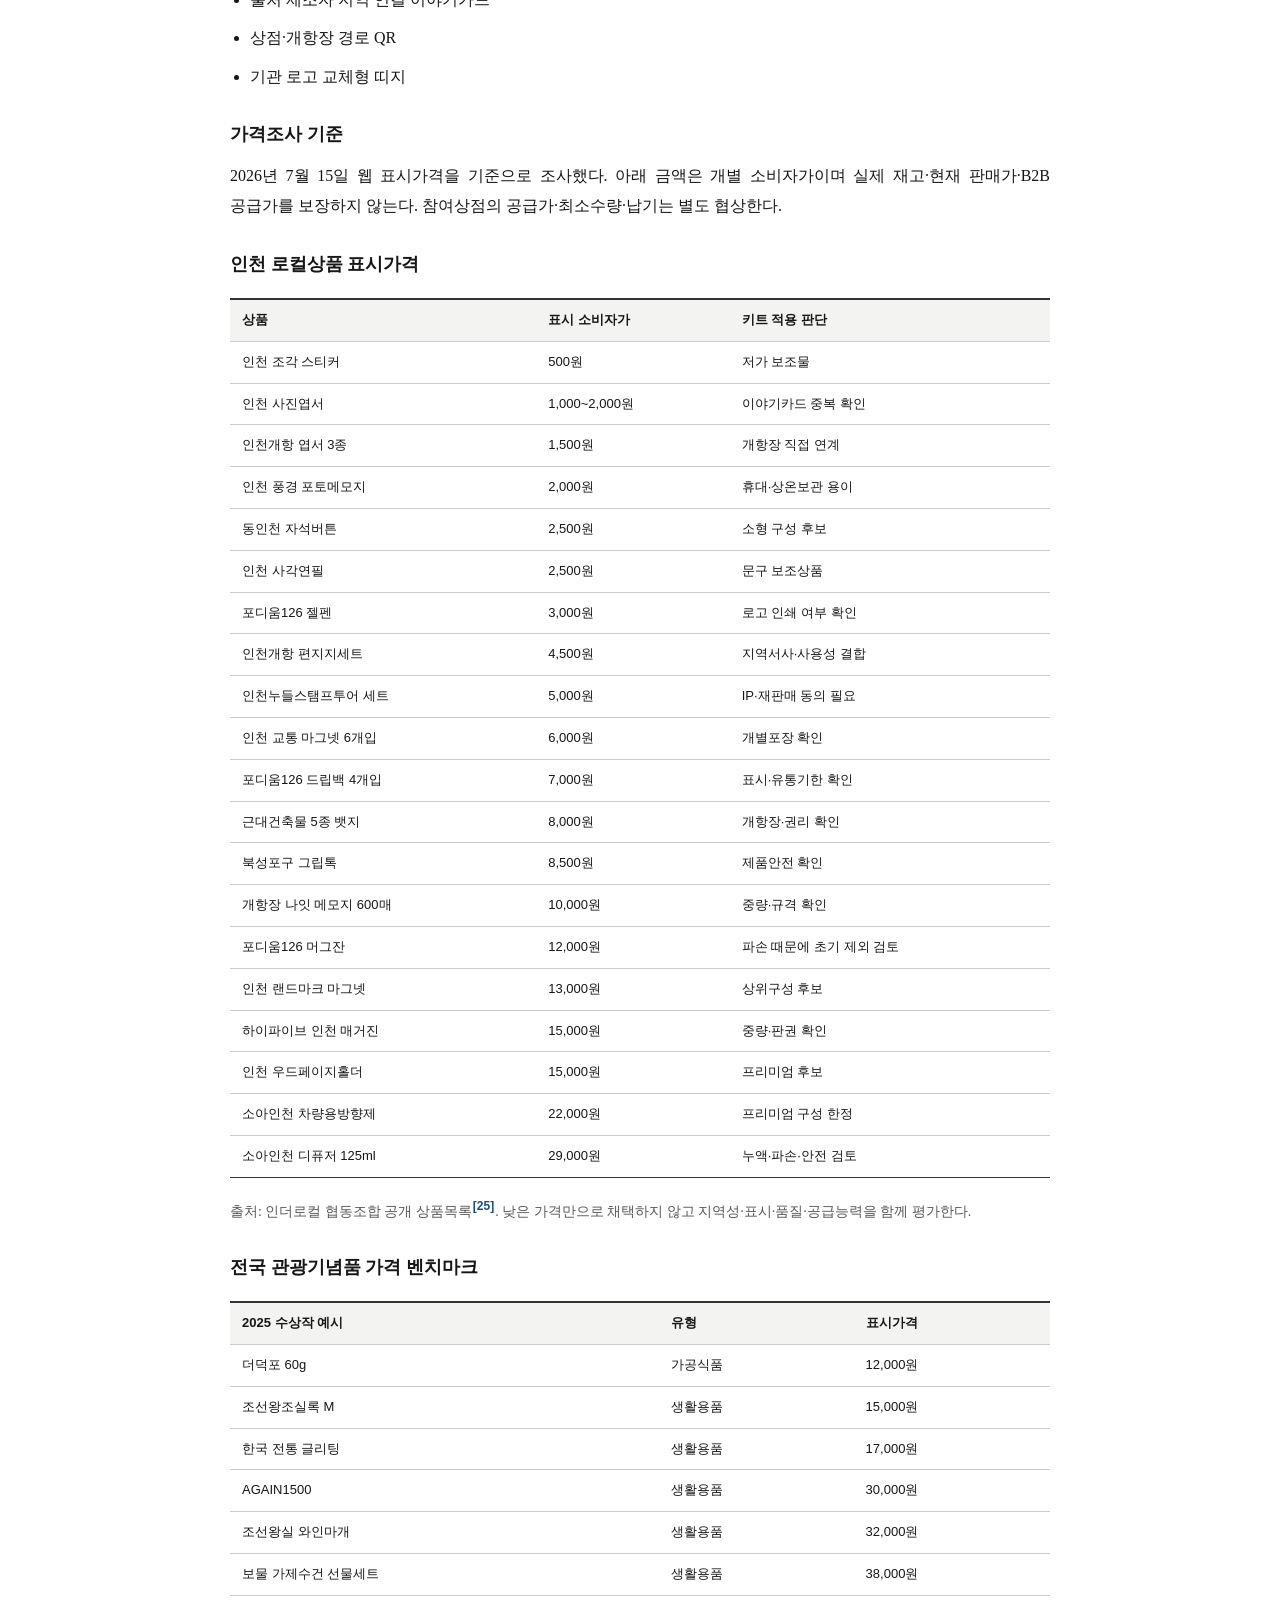
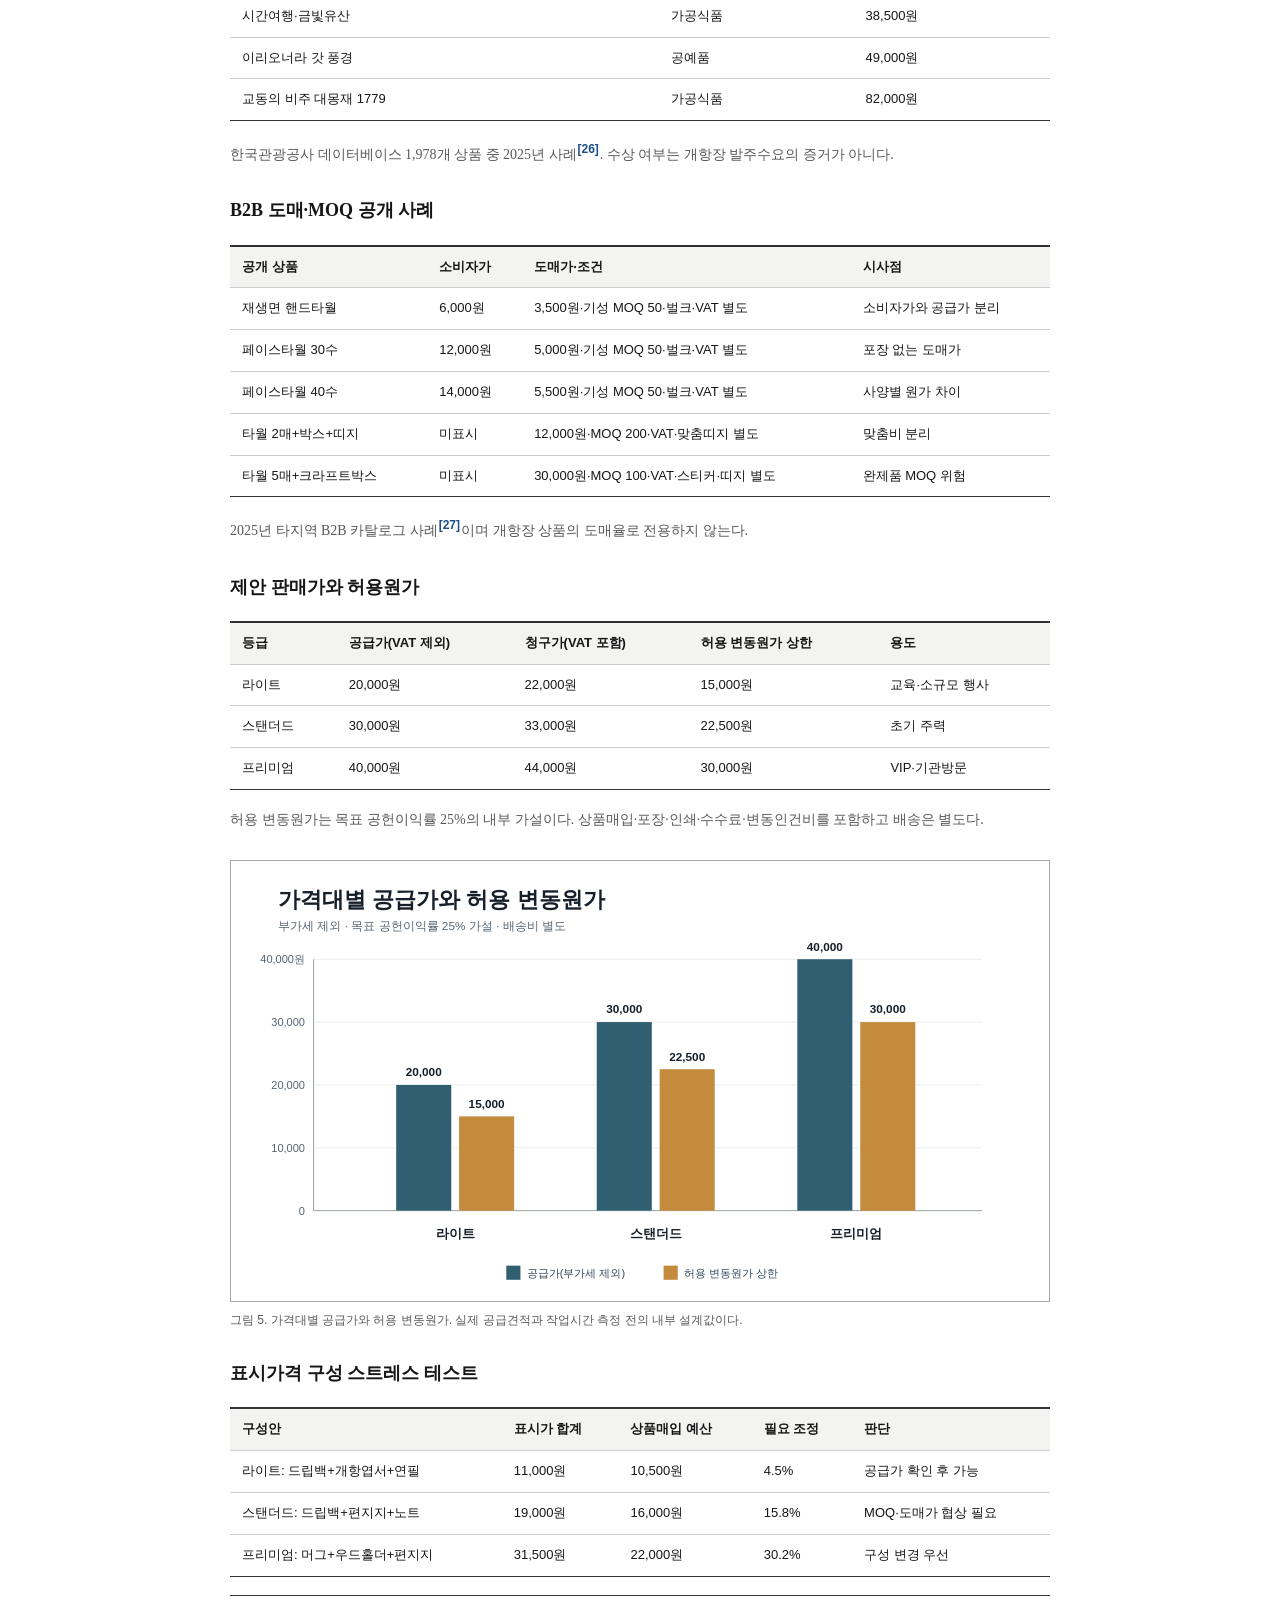
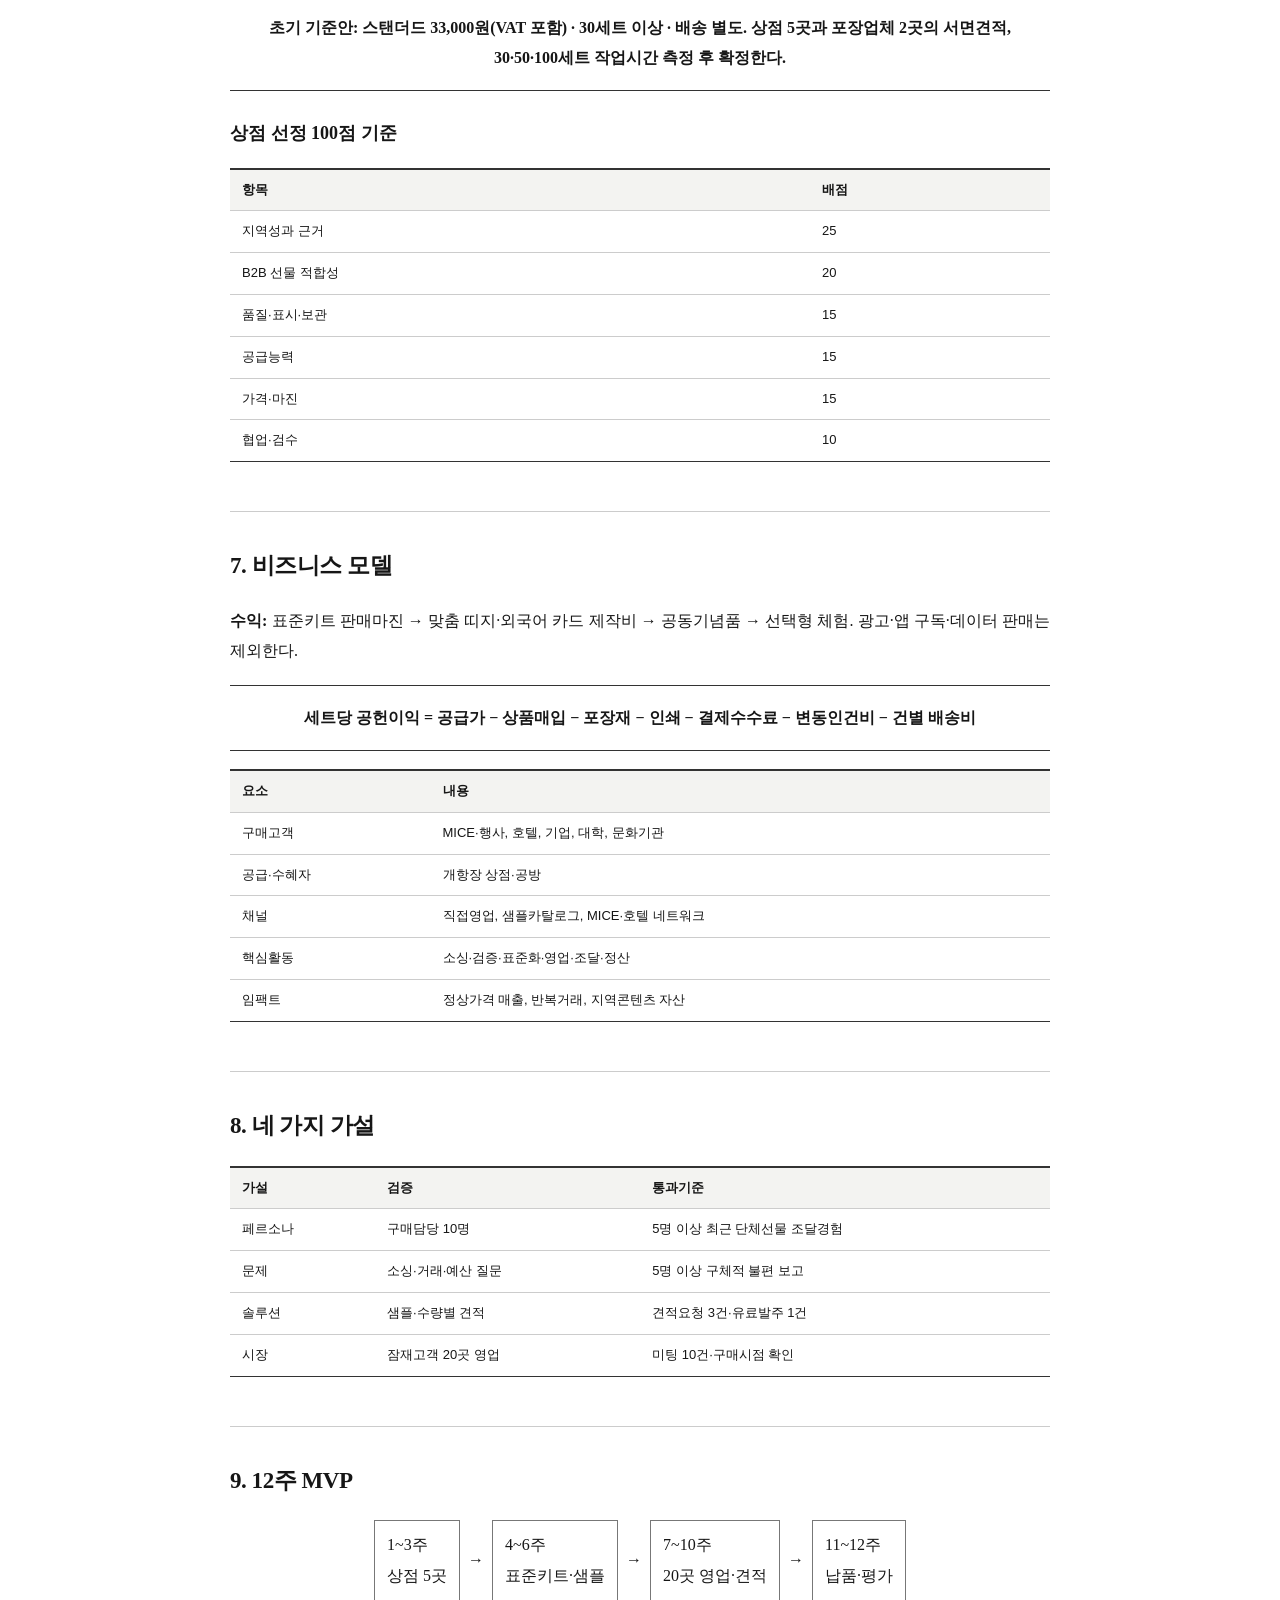
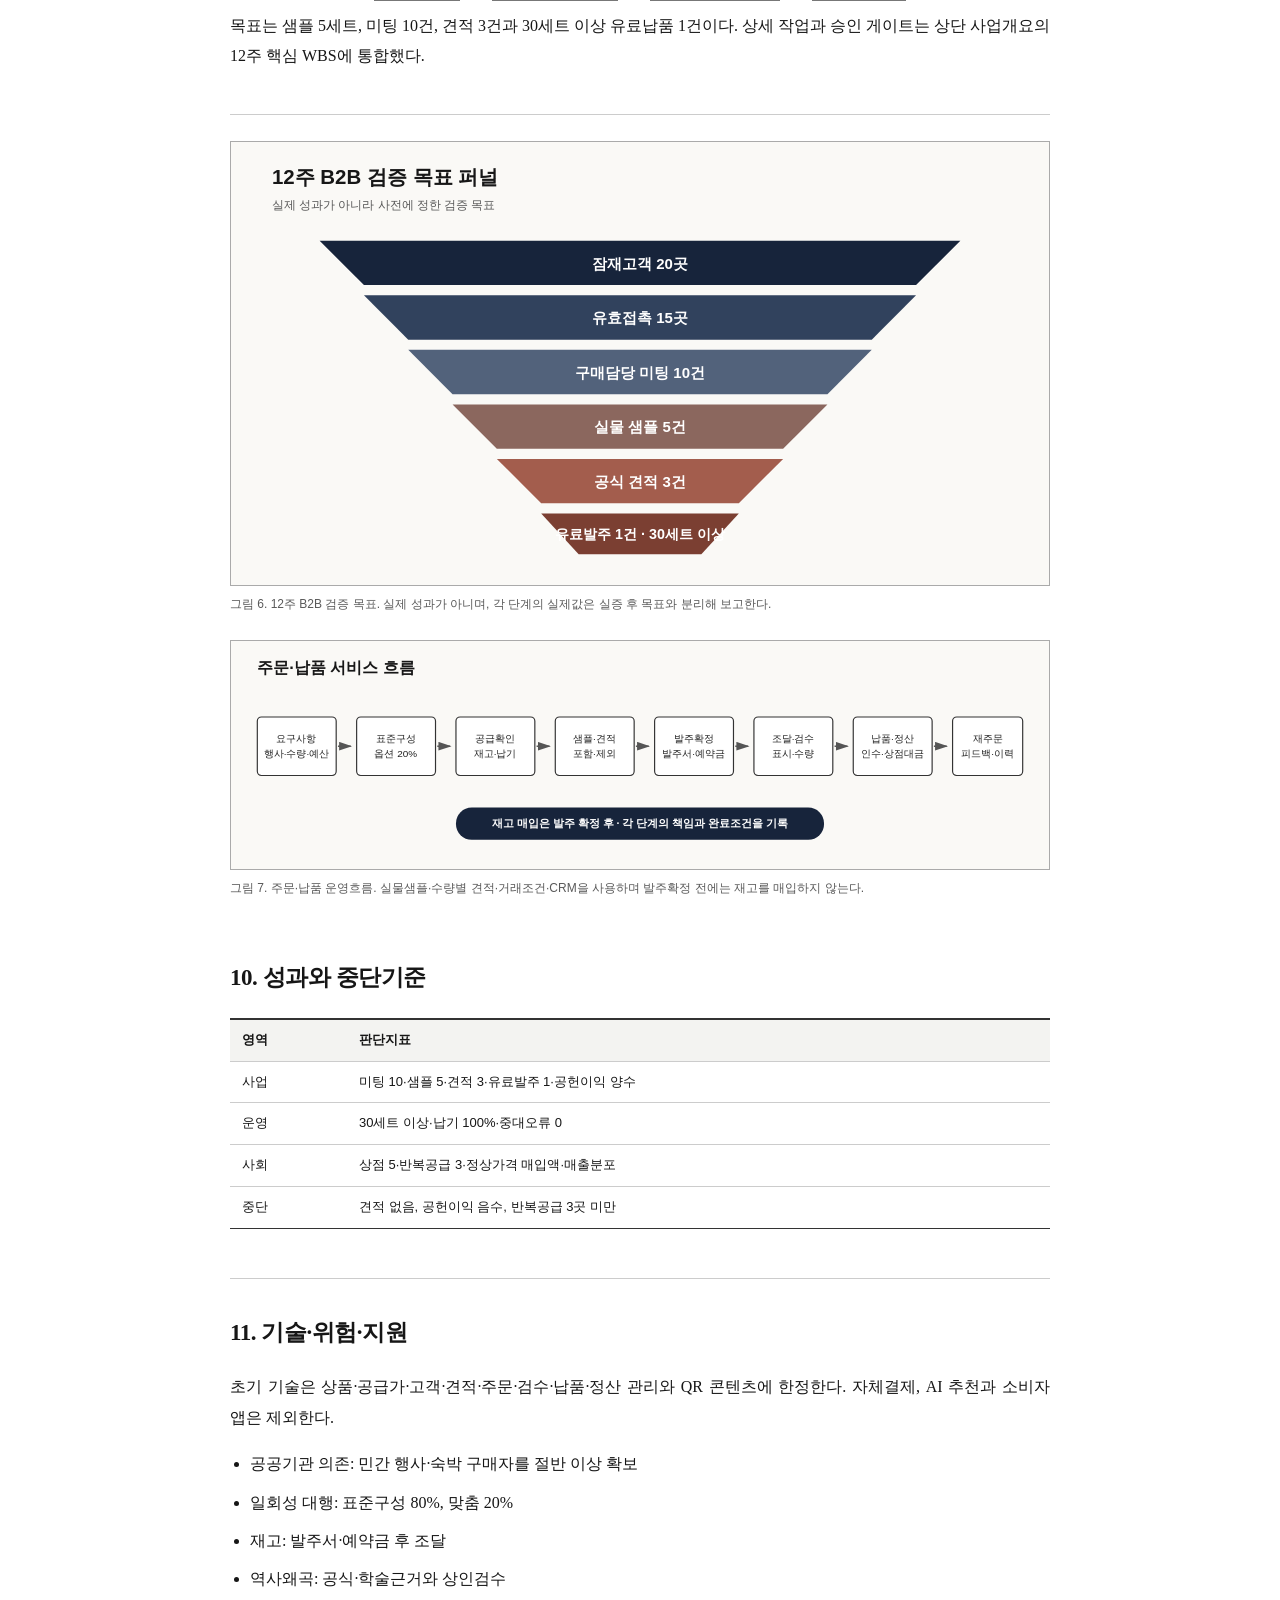
<file: docs/integrated_research_paper.html>
<!doctype html><html lang="ko"><head><meta charset="utf-8"><meta name="viewport" content="width=device-width,initial-scale=1"><title>인천 개항장 B2B 로컬기프트 통합 사업보고서</title><link rel="stylesheet" href="paper.css?v=20260715-3"><link rel="stylesheet" href="app-shell.css"><script src="app.js?v=20260715-2" defer></script></head><body><article class="paper">
<header class="title"><div>통합 사업연구보고서</div><h1>인천 개항장 B2B 로컬기프트</h1><div class="subtitle">지역 소상공인 상품의 공동기획·표준화·단체납품 사업모형</div><div class="meta">2026년 7월 15일 · 개항장 문화지구–신포시장 도보권</div></header>
<div class="abstract"><h2>초록</h2><p>개항장은 근현대문화유산과 현재의 상점·공방이 중첩된 지역이다. 공식연구는 문화유산 운영의 분산, 장소성 조사의 부족과 주민·상인 참여형 시그니처 상품의 필요를 제시한다[1][2][3]. 본 사업은 관광플랫폼이 아니라 개항장 상점의 기존 상품과 검증된 이야기를 표준형 웰컴키트로 구성하여 행사·숙박·기업 고객에게 공급하는 B2B 로컬기프트 스타트업이다. 12주 동안 상점 5곳, 상품 1종, 잠재고객 20곳과 30세트 이상 유료발주 1건을 검증한다.</p><div class="keywords"><b>주제어:</b> 개항장, B2B 로컬기프트, MICE, 지역상품, 소상공인</div></div>
<figure class="report-visual hero"><img src="assets/open-port-welcome-kit-concept.webp" alt="개항장 지역상품과 이야기카드를 하나의 상자에 구성한 B2B 웰컴키트 개념 시안"><figcaption>그림 1. ‘개항장 웰컴키트 01’ 개념 시안. 실제 참여상점·상품·포장은 현장조사와 공급계약 후 확정한다. AI 생성 이미지.</figcaption></figure>
<section><h2>사업개요</h2><div class="mission">‘개항장 발견상점’은 개항장 소상공인의 기존 상품과 검증된 지역 이야기를 표준형 단체선물로 구성하여, 인천의 행사·숙박·기업·대학·문화기관에 통합 견적·포장·납품하는 B2B 로컬기프트 사업이다.</div><div class="table"><table><thead><tr><th>구분</th><th>사업화 내용</th></tr></thead><tbody><tr><td>지역문제</td><td>흩어진 지역상품이 단체구매용 구성·공급조건·콘텐츠로 연결되기 어렵다는 가설</td></tr><tr><td>지불고객</td><td>행사·MICE 운영사, 호텔·숙소, 기업·대학, 박물관·문화기관</td></tr><tr><td>공급·수혜자</td><td>개항장 문화지구와 신포시장 도보권의 상점·공방·소규모 생산자</td></tr><tr><td>최초 상품</td><td>상온 지역상품 2~3개+이야기카드·QR+표준상자·기관 띠지</td></tr><tr><td>기준 가격</td><td>스탠더드 30,000원(VAT 제외)·33,000원(VAT 포함), 30세트 이상, 배송·전용디자인 별도</td></tr><tr><td>고객가치</td><td>여러 상점을 직접 관리하지 않고 한 번의 상담·견적·정산으로 정해진 날짜에 납품</td></tr><tr><td>핵심업무</td><td>상품발굴→공급·표시·권리확인→표준화→영업→조달·검수·납품→정산·재주문</td></tr><tr><td>수익</td><td>표준키트 판매마진, 로고·외국어·전용카드 제작비, 검증 후 공동상품·선택형 체험</td></tr><tr><td>재고 원칙</td><td>발주서 또는 예약금 후 매입; 검증 전 대량재고·고정매장 없음</td></tr><tr><td>기술 범위</td><td>상품·공급가·견적·주문·검수·정산 CRM과 출처 QR; 소비자 앱·AI 추천 제외</td></tr><tr><td>사회성과</td><td>정상 공급가격 매입액, 참여상점·반복거래·매출분포·검증 콘텐츠</td></tr></tbody></table></div><h3>상품·대금·책임의 흐름</h3><div class="flow"><span>상점<br>상품·조건</span><i>→</i><span>스타트업<br>표준화·영업</span><i>→</i><span>구매기관<br>발주·예약금</span><i>→</i><span>조달·검수<br>일괄납품</span><i>→</i><span>상점정산<br>재주문</span></div><p>스타트업은 상품을 모두 제조하는 회사가 아니라, 분산된 지역상품을 <b>단체납품 가능한 하나의 제품과 거래</b>로 전환하는 기획·품질관리·유통사업자다.</p><h3>단계별 사업화</h3><div class="table"><table><thead><tr><th>단계</th><th>기간</th><th>목표</th><th>진입조건</th></tr></thead><tbody><tr><td>유료 실증</td><td>12주</td><td>상점 5·상품 1·고객 20·30세트 이상 발주 1건</td><td>납기준수·중대오류 0·공헌이익 양수</td></tr><tr><td>반복판매</td><td>3~12개월</td><td>30·50·100세트 표준견적·민간고객·분기 구성</td><td>재구매·소개 3곳 이상·반복매출</td></tr><tr><td>B2B 확장</td><td>12개월 이후</td><td>전용 공동상품·정기납품·외국어 구성</td><td>지원사업·고객·상점 편중 완화</td></tr></tbody></table></div><h3>매출 시나리오와 생존조건</h3><div class="table"><table><thead><tr><th>구분</th><th>계산</th><th>VAT 제외 매출</th><th>공헌이익¹</th><th>해석</th></tr></thead><tbody><tr><td>첫 실증</td><td>1건×30세트×30,000원</td><td>900,000원</td><td>225,000원 이상</td><td>운영검증용; 인건비 감당 불가</td></tr><tr><td>초기 반복</td><td>월 4건×50세트×30,000원</td><td>월 6,000,000원</td><td>월 1,500,000원 이상</td><td>고정비 포함 시 부족 가능</td></tr><tr><td>성장 가설</td><td>월 8건×100세트×30,000원</td><td>월 24,000,000원</td><td>월 6,000,000원 이상</td><td>공급·운전자금·재구매 검증 선행</td></tr></tbody></table></div><p class="note">¹ 목표 공헌이익률 25%의 내부 시나리오이며 배송과 고정비는 별도다. 매출예측이 아니라 생존 가능한 주문빈도를 검증하는 계산표다.</p><div class="mission">사업화 판단: 30세트에서 공헌이익이 남고, 같은 구성으로 반복납품할 수 있으며, 구매기관이 다시 주문해야 확장한다.</div></section>
<section><h2>사업개요 — 12주 핵심 WBS</h2><div class="table"><table><thead><tr><th>기간</th><th>작업패키지</th><th>핵심 산출물</th><th>게이트</th></tr></thead><tbody><tr><td>1~3주</td><td>상점·구매자 조사</td><td>후보 15곳·상점면담 7·구매자인터뷰 5·고객목록 20</td><td>상점 5곳 후보·구체적 예산·수량·납기 확인</td></tr><tr><td>3~5주</td><td>상품·원가·권리</td><td>표준구성·30/50/100 원가표·표시·IP·샘플 5</td><td>공헌이익 음수 또는 권리문제 시 구성 변경</td></tr><tr><td>5~6주</td><td>영업체계</td><td>1쪽 카탈로그·견적·거래조건·CRM</td><td>문서 완성 전 대량 샘플 배포 금지</td></tr><tr><td>6~10주</td><td>B2B 영업</td><td>20곳 접촉·미팅 10·샘플 5·견적 3</td><td>발주서·예약금 없으면 재고매입 금지</td></tr><tr><td>10~11주</td><td>조달·납품·정산</td><td>30세트 이상·입고검수·인수증·상점정산</td><td>오류·납기실패 원인 확인 전 추가주문 중단</td></tr><tr><td>11~12주</td><td>사후평가</td><td>실제손익·작업시간·사후면담·증거팩</td><td>계속·수정·중단 결정</td></tr></tbody></table></div><p>작업별 담당·선행조건·완료증빙은 주간회의에서 갱신한다.</p></section>
<section><h2>사업개요 — 지원사업 적합성</h2><div class="table"><table><thead><tr><th>순위</th><th>지원사업</th><th>적합도</th><th>활용</th><th>유의사항</th></tr></thead><tbody><tr><td>1</td><td>인천 관광스타트업</td><td>5/5</td><td>로컬IP·샘플·포장·관광/MICE 판로</td><td>해당연도 유형·업력 확인[7]</td></tr><tr><td>2</td><td>예비관광벤처</td><td>5/5*</td><td>시제품·유료 시장검증</td><td>사업자등록 여부 확인</td></tr><tr><td>3</td><td>로컬크리에이터</td><td>5/5*</td><td>상점 공동상품·로컬브랜드·판로</td><td>최신 공고·금액 재확인</td></tr><tr><td>4</td><td>관광기업지원센터</td><td>4/5*</td><td>공간·관광기업·MICE 네트워크</td><td>구매자 연결 가능성 확인</td></tr><tr><td>5</td><td>콘텐츠·예비창업 지원</td><td>3/5*</td><td>카드·패키지·영업 MVP</td><td>제작이 발주검증을 대체하면 안 됨</td></tr><tr><td>6</td><td>TIPS</td><td>1/5</td><td>현재 부적합</td><td>QR·CRM만으로 기술 R&amp;D가 되지 않음[8]</td></tr></tbody></table></div><p class="note">* 사업자등록·업력·소재지·모집시점에 따라 달라진다. 신청 전 상점동의, 공급조건, 샘플 5세트, 고객 20곳 영업, 견적 3건, 30세트 유료납품과 실제 공헌이익을 확보한다.</p><h3>지원금 사용 우선순위</h3><p>샘플·포장 시제품 → 표시·권리 검토 → 영업자료 → 첫 유료납품 검증에 사용한다. 상설매장, 검증 전 대량재고, 소비자 앱과 근거 없는 광고에는 우선 배정하지 않는다.</p><h3>지원금 없이 시작하는 최소 실행</h3><p>상점·구매자 인터뷰, 스프레드시트 CRM, 공급조건표, 1쪽 카탈로그와 샘플 5세트는 선정 전 진행한다. 첫 30세트는 발주서와 예약금 후 조달하므로 지원사업은 실행 가속수단이지 시작조건이 아니다.</p></section>
<section><h2>1. 연구배경과 목적</h2><p>개항장에는 관광앱·박물관·축제·체험이 이미 있어 종합정보 플랫폼의 추가 구축은 중복될 가능성이 크다. 2024년 인천에서는 MICE 행사 6,827건과 참가자 약 320만 명이 집계됐으며[4], 인천관광공사는 MICE 참가자 환대 서비스를 운영한다[5]. 이 수치는 잠재 구매기관에 접근할 환경이 있음을 보여주지만 로컬기프트 구매수요를 증명하지는 않는다. 따라서 실제 담당자의 견적요청과 발주를 검증한다.</p><p>관광기념품 체계적 문헌고찰은 상품·사회문화효과·사업생태계·구매행동·만족을 별도 연구축으로 구분한다[9]. 국내 연구도 색상·실용성·품질·휴대와 보관 편의를 구매 고려요인으로 제시한다[10]. 따라서 지역 이미지를 붙이는 데 그치지 않고 지역표지, 현대적 사용성, 품질과 납품조건을 함께 검증한다.</p><div class="mission">연구목적: 개항장 소상공인의 상품을 B2B 로컬기프트로 공동기획·표준화하여 단체 구매자에게 공급하는 모형의 문제적합성, 경제성과 사회적 가치를 검증한다.</div></section>
<section><h2>1-1. 시장 정량근거</h2><p>공개통계는 인천에 단체행사와 기관 구매자에게 접근할 수 있는 접점이 있음을 보여준다. 그러나 행사·참가자·경제효과는 로컬기프트의 발주 건수·구매자 수·시장규모가 아니다.</p><div class="table"><table><thead><tr><th>지표</th><th>공개 수치</th><th>해석 한계</th></tr></thead><tbody><tr><td>인천 MICE 행사</td><td>6,827건</td><td>선물 발주 건수 아님[4]</td></tr><tr><td>MICE 참가자</td><td>약 320만 명</td><td>상품 구매자 수로 환산 금지[4]</td></tr><tr><td>경제적 파급효과</td><td>약 1조 7천억 원</td><td>로컬기프트 시장규모 아님[4]</td></tr><tr><td>KME 참가·상담</td><td>약 3,000명·4,000건</td><td>단일행사이며 기프트 상담 아님[24]</td></tr><tr><td>관광스타트업·최대자금</td><td>15개사·3,800만 원</td><td>선정과 수령을 보장하지 않음[7]</td></tr></tbody></table></div><div class="mission">검증 SOM = 접촉 가능한 구매기관 수 × 확인된 연간 행사횟수 × 확인된 평균 주문수량 × 실제 공급단가</div><p>초기 수요는 구매기관 20곳 접촉, 미팅 10건, 견적 3건과 30세트 이상의 유료발주 1건으로 검증한다.</p></section>
<figure class="report-visual"><img loading="lazy" src="assets/incheon-mice-event-counts.svg" alt="인천 MICE 행사 개최 건수를 2019년 3404건, 2023년 5858건, 2024년 6827건으로 비교한 막대그래프"><figcaption>그림 2. 인천 MICE 행사 개최 건수. 2020~2022년이 생략된 선택연도 비교이며, 행사 증가가 로컬기프트 구매 증가를 뜻하지는 않는다. 출처: 인천광역시[4].</figcaption></figure>
<section><h2>2. 지역자산과 문제</h2><div class="table"><table><thead><tr><th>확인된 근거</th><th>사업상 해석</th></tr></thead><tbody><tr><td>문화유산 운영주체 분산[1]</td><td>시설 통합 대신 상품·서사·판매를 연결</td></tr><tr><td>체계적 장소서사 조사 부족[2]</td><td>상품 이야기를 출처와 상인검수로 관리</td></tr><tr><td>상인참여·시그니처 상품 필요[3]</td><td>기존 상품 기반 소량 공동상품 검증</td></tr><tr><td>관광굿즈의 상시판매·IP 요건[6]</td><td>공급 지속성·권리·판매가능성 확인</td></tr></tbody></table></div><p>‘구매기관이 지역상품 조달에 불편을 겪는다’, ‘상점이 30~100세트를 반복 공급할 수 있다’, ‘지역 이야기가 구매결정을 높인다’는 아직 확인되지 않은 시장가설이다.</p></section>
<section><h2>2-1. 개항장의 역사적 맥락</h2><p>개항장은 서양식 건물이 모인 복고 거리가 아니라 개항, 조계, 무역·금융, 철도, 이주와 전쟁이 중첩된 장소다. 인천은 강화도조약 이후 1883년에 개항했다[14]. 공식 지역자료에도 개항일 표기의 역사적 차이가 소개되므로[23], 상품에는 우선 ‘1883년 제물포 개항’으로 표기한다.</p><div class="table"><table><thead><tr><th>시기</th><th>역사적 사실</th><th>상품·콘텐츠 적용</th></tr></thead><tbody><tr><td>1883</td><td>제물포 개항·일본조계 설정[14][15]</td><td>강제개항의 맥락을 함께 설명</td></tr><tr><td>1884</td><td>청국·각국조계 설정, 세창양행 설립[15][16]</td><td>경계선·상표 모티프와 제국주의적 성격 병기</td></tr><tr><td>1892~1900</td><td>인천 전환국에서 다섯 종류 주화 생산[17]</td><td>동전 그래픽은 복제품과 구분</td></tr><tr><td>1899</td><td>경인선 개통[18]</td><td>승차권·노선도형 이야기카드</td></tr><tr><td>1901</td><td>제물포구락부 완공[19]</td><td>현존 건축유산 정보 확인</td></tr><tr><td>1902</td><td>첫 공식 하와이 이민단 121명 출발[20]</td><td>이주의 곤궁과 여정을 낭만화하지 않음</td></tr><tr><td>1904</td><td>제물포 해전[21]</td><td>전쟁 굿즈 대신 교육형 해설</td></tr></tbody></table></div></section>
<figure class="report-visual"><img loading="lazy" src="assets/open-port-history-timeline.svg" alt="1883년 개항부터 1904년 제물포 해전까지 개항장 주요 사건 연표"><figcaption>그림 3. 개항장 주요 역사 연표. 교류와 근대문물뿐 아니라 강제개항·조계·제국주의 경쟁을 함께 읽는다. 출처: 인천광역시립박물관·한국이민사박물관·국가유산포털.</figcaption></figure>
<section><h2>2-2. 역사 콘텐츠 작성 원칙</h2><ul class="evidence"><li>역사 문장마다 출처기관·자료명·확인일 기록</li><li>‘최초·유일·원형’은 공식 근거가 있을 때만 사용</li><li>개항을 근대화로만 미화하지 않고 강제개항·외세 침탈·조선인의 삶을 병기</li><li>일본풍 복고로 전체를 대표하지 않고 청국·각국조계, 조선인 상권, 노동과 이주를 균형 있게 서술</li><li>전쟁·이민은 오락적 상품화보다 교육과 당사자 존중 우선</li><li>근대지도[22]와 유물 이미지는 공공누리·저작권·변형 가능 여부를 확인한 뒤 사용</li></ul></section>
<section><h2>3. 문제정의와 소셜미션</h2><p><b>구매기관:</b> 상품 발굴·공급확인·포장·표시·정산·납기를 통합하기 어렵다는 가설. <b>지역상점:</b> 기관영업·표준견적·대량납품·콘텐츠 제작이 어렵다는 가설.</p><div class="mission">문제: 행사·숙박·기업 담당자와 개항장 소상공인 사이에 지역상품을 안정적인 단체선물로 전환하는 상품선정·표준화·통합납품 기능이 부족하다.</div><div class="mission">소셜미션: 개항장 소상공인의 기존 상품과 검증된 지역 이야기를 B2B 로컬기프트로 공동기획하여 정상가격 매출과 반복거래를 만든다.</div></section>
<section><h2>4. 사업화 역할의 상세범위</h2><ol class="evidence"><li>지역성과 공급능력이 있는 상점·상품 발굴</li><li>공급가·최소수량·제조·표시·유통기한·권리 확인</li><li>표준키트와 가격대 설계</li><li>출처가 표시된 이야기카드·QR 제작</li><li>B2B 샘플·견적·납기 제안</li><li>통합조달·검수·포장·납품</li><li>상점정산·재주문 관리</li></ol><p><b>하지 않는 일:</b> 종합 관광앱, 광고순위, 검증 전 대량재고, 고객마다 전부 새로 만드는 무제한 대행, 근거 없는 지역성 홍보.</p></section>
<figure class="report-visual"><img loading="lazy" src="assets/b2b-business-model-map.svg" alt="개항장 상점과 구매기관 사이에서 스타트업이 상품 선정, 표준화, 납품과 정산을 담당하는 거래구조"><figcaption>그림 4. 스타트업의 역할과 상품·대금의 흐름. 상점은 광고주가 아니라 공급 파트너이며, 구매기관이 실제 대금을 지불한다.</figcaption></figure>
<section><h2>5. 고객과 가치제안</h2><div class="table"><table><thead><tr><th>순위</th><th>고객</th><th>사용상황</th><th>가치</th></tr></thead><tbody><tr><td>1</td><td>행사·MICE 운영사</td><td>학회·기업회의</td><td>견적·포장·납품 통합</td></tr><tr><td>2</td><td>소형 호텔·숙소</td><td>VIP·객실 패키지</td><td>소량 웰컴키트</td></tr><tr><td>3</td><td>기업·대학</td><td>방문단·임직원 선물</td><td>예산별 표준구성·정산</td></tr><tr><td>4</td><td>문화기관</td><td>전시·교육·기념품</td><td>검증된 지역사 콘텐츠</td></tr></tbody></table></div><p>초기 20곳은 민간 행사·숙박 10곳, 기업·대학 6곳, 공공·문화기관 4곳으로 구성해 공공사업 의존을 줄인다.</p></section>
<section><h2>6. 최초 상품과 공급상점</h2><h3>개항장 웰컴키트 01</h3><ul class="evidence"><li>상온보관 지역 식품·음료 1~2개</li><li>인쇄·문구·공예 소품 1개</li><li>출처·제조자·지역 연결 이야기카드</li><li>상점·개항장 경로 QR</li><li>기관 로고 교체형 띠지</li></ul><h3>가격조사 기준</h3><p>2026년 7월 15일 웹 표시가격을 기준으로 조사했다. 아래 금액은 개별 소비자가이며 실제 재고·현재 판매가·B2B 공급가를 보장하지 않는다. 참여상점의 공급가·최소수량·납기는 별도 협상한다.</p><h3>인천 로컬상품 표시가격</h3><div class="table"><table><thead><tr><th>상품</th><th>표시 소비자가</th><th>키트 적용 판단</th></tr></thead><tbody><tr><td>인천 조각 스티커</td><td>500원</td><td>저가 보조물</td></tr><tr><td>인천 사진엽서</td><td>1,000~2,000원</td><td>이야기카드 중복 확인</td></tr><tr><td>인천개항 엽서 3종</td><td>1,500원</td><td>개항장 직접 연계</td></tr><tr><td>인천 풍경 포토메모지</td><td>2,000원</td><td>휴대·상온보관 용이</td></tr><tr><td>동인천 자석버튼</td><td>2,500원</td><td>소형 구성 후보</td></tr><tr><td>인천 사각연필</td><td>2,500원</td><td>문구 보조상품</td></tr><tr><td>포디움126 젤펜</td><td>3,000원</td><td>로고 인쇄 여부 확인</td></tr><tr><td>인천개항 편지지세트</td><td>4,500원</td><td>지역서사·사용성 결합</td></tr><tr><td>인천누들스탬프투어 세트</td><td>5,000원</td><td>IP·재판매 동의 필요</td></tr><tr><td>인천 교통 마그넷 6개입</td><td>6,000원</td><td>개별포장 확인</td></tr><tr><td>포디움126 드립백 4개입</td><td>7,000원</td><td>표시·유통기한 확인</td></tr><tr><td>근대건축물 5종 뱃지</td><td>8,000원</td><td>개항장·권리 확인</td></tr><tr><td>북성포구 그립톡</td><td>8,500원</td><td>제품안전 확인</td></tr><tr><td>개항장 나잇 메모지 600매</td><td>10,000원</td><td>중량·규격 확인</td></tr><tr><td>포디움126 머그잔</td><td>12,000원</td><td>파손 때문에 초기 제외 검토</td></tr><tr><td>인천 랜드마크 마그넷</td><td>13,000원</td><td>상위구성 후보</td></tr><tr><td>하이파이브 인천 매거진</td><td>15,000원</td><td>중량·판권 확인</td></tr><tr><td>인천 우드페이지홀더</td><td>15,000원</td><td>프리미엄 후보</td></tr><tr><td>소아인천 차량용방향제</td><td>22,000원</td><td>프리미엄 구성 한정</td></tr><tr><td>소아인천 디퓨저 125ml</td><td>29,000원</td><td>누액·파손·안전 검토</td></tr></tbody></table></div><p class="note">출처: 인더로컬 협동조합 공개 상품목록[25]. 낮은 가격만으로 채택하지 않고 지역성·표시·품질·공급능력을 함께 평가한다.</p><h3>전국 관광기념품 가격 벤치마크</h3><div class="table"><table><thead><tr><th>2025 수상작 예시</th><th>유형</th><th>표시가격</th></tr></thead><tbody><tr><td>더덕포 60g</td><td>가공식품</td><td>12,000원</td></tr><tr><td>조선왕조실록 M</td><td>생활용품</td><td>15,000원</td></tr><tr><td>한국 전통 글리팅</td><td>생활용품</td><td>17,000원</td></tr><tr><td>AGAIN1500</td><td>생활용품</td><td>30,000원</td></tr><tr><td>조선왕실 와인마개</td><td>생활용품</td><td>32,000원</td></tr><tr><td>보물 가제수건 선물세트</td><td>생활용품</td><td>38,000원</td></tr><tr><td>시간여행·금빛유산</td><td>가공식품</td><td>38,500원</td></tr><tr><td>이리오너라 갓 풍경</td><td>공예품</td><td>49,000원</td></tr><tr><td>교동의 비주 대몽재 1779</td><td>가공식품</td><td>82,000원</td></tr></tbody></table></div><p class="note">한국관광공사 데이터베이스 1,978개 상품 중 2025년 사례[26]. 수상 여부는 개항장 발주수요의 증거가 아니다.</p><h3>B2B 도매·MOQ 공개 사례</h3><div class="table"><table><thead><tr><th>공개 상품</th><th>소비자가</th><th>도매가·조건</th><th>시사점</th></tr></thead><tbody><tr><td>재생면 핸드타월</td><td>6,000원</td><td>3,500원·기성 MOQ 50·벌크·VAT 별도</td><td>소비자가와 공급가 분리</td></tr><tr><td>페이스타월 30수</td><td>12,000원</td><td>5,000원·기성 MOQ 50·벌크·VAT 별도</td><td>포장 없는 도매가</td></tr><tr><td>페이스타월 40수</td><td>14,000원</td><td>5,500원·기성 MOQ 50·벌크·VAT 별도</td><td>사양별 원가 차이</td></tr><tr><td>타월 2매+박스+띠지</td><td>미표시</td><td>12,000원·MOQ 200·VAT·맞춤띠지 별도</td><td>맞춤비 분리</td></tr><tr><td>타월 5매+크라프트박스</td><td>미표시</td><td>30,000원·MOQ 100·VAT·스티커·띠지 별도</td><td>완제품 MOQ 위험</td></tr></tbody></table></div><p class="note">2025년 타지역 B2B 카탈로그 사례[27]이며 개항장 상품의 도매율로 전용하지 않는다.</p><h3>제안 판매가와 허용원가</h3><div class="table"><table><thead><tr><th>등급</th><th>공급가(VAT 제외)</th><th>청구가(VAT 포함)</th><th>허용 변동원가 상한</th><th>용도</th></tr></thead><tbody><tr><td>라이트</td><td>20,000원</td><td>22,000원</td><td>15,000원</td><td>교육·소규모 행사</td></tr><tr><td>스탠더드</td><td>30,000원</td><td>33,000원</td><td>22,500원</td><td>초기 주력</td></tr><tr><td>프리미엄</td><td>40,000원</td><td>44,000원</td><td>30,000원</td><td>VIP·기관방문</td></tr></tbody></table></div><p class="note">허용 변동원가는 목표 공헌이익률 25%의 내부 가설이다. 상품매입·포장·인쇄·수수료·변동인건비를 포함하고 배송은 별도다.</p><figure class="report-visual"><img loading="lazy" src="assets/product-price-tier-economics.svg" alt="라이트 스탠더드 프리미엄의 부가세 제외 공급가와 허용 변동원가 비교"><figcaption>그림 5. 가격대별 공급가와 허용 변동원가. 실제 공급견적과 작업시간 측정 전의 내부 설계값이다.</figcaption></figure><h3>표시가격 구성 스트레스 테스트</h3><div class="table"><table><thead><tr><th>구성안</th><th>표시가 합계</th><th>상품매입 예산</th><th>필요 조정</th><th>판단</th></tr></thead><tbody><tr><td>라이트: 드립백+개항엽서+연필</td><td>11,000원</td><td>10,500원</td><td>4.5%</td><td>공급가 확인 후 가능</td></tr><tr><td>스탠더드: 드립백+편지지+노트</td><td>19,000원</td><td>16,000원</td><td>15.8%</td><td>MOQ·도매가 협상 필요</td></tr><tr><td>프리미엄: 머그+우드홀더+편지지</td><td>31,500원</td><td>22,000원</td><td>30.2%</td><td>구성 변경 우선</td></tr></tbody></table></div><div class="mission">초기 기준안: 스탠더드 33,000원(VAT 포함) · 30세트 이상 · 배송 별도. 상점 5곳과 포장업체 2곳의 서면견적, 30·50·100세트 작업시간 측정 후 확정한다.</div><h3>상점 선정 100점 기준</h3><div class="table"><table><thead><tr><th>항목</th><th>배점</th></tr></thead><tbody><tr><td>지역성과 근거</td><td>25</td></tr><tr><td>B2B 선물 적합성</td><td>20</td></tr><tr><td>품질·표시·보관</td><td>15</td></tr><tr><td>공급능력</td><td>15</td></tr><tr><td>가격·마진</td><td>15</td></tr><tr><td>협업·검수</td><td>10</td></tr></tbody></table></div></section>
<section><h2>7. 비즈니스 모델</h2><p><b>수익:</b> 표준키트 판매마진 → 맞춤 띠지·외국어 카드 제작비 → 공동기념품 → 선택형 체험. 광고·앱 구독·데이터 판매는 제외한다.</p><div class="mission">세트당 공헌이익 = 공급가 − 상품매입 − 포장재 − 인쇄 − 결제수수료 − 변동인건비 − 건별 배송비</div><div class="table"><table><thead><tr><th>요소</th><th>내용</th></tr></thead><tbody><tr><td>구매고객</td><td>MICE·행사, 호텔, 기업, 대학, 문화기관</td></tr><tr><td>공급·수혜자</td><td>개항장 상점·공방</td></tr><tr><td>채널</td><td>직접영업, 샘플카탈로그, MICE·호텔 네트워크</td></tr><tr><td>핵심활동</td><td>소싱·검증·표준화·영업·조달·정산</td></tr><tr><td>임팩트</td><td>정상가격 매출, 반복거래, 지역콘텐츠 자산</td></tr></tbody></table></div></section>
<section><h2>8. 네 가지 가설</h2><div class="table"><table><thead><tr><th>가설</th><th>검증</th><th>통과기준</th></tr></thead><tbody><tr><td>페르소나</td><td>구매담당 10명</td><td>5명 이상 최근 단체선물 조달경험</td></tr><tr><td>문제</td><td>소싱·거래·예산 질문</td><td>5명 이상 구체적 불편 보고</td></tr><tr><td>솔루션</td><td>샘플·수량별 견적</td><td>견적요청 3건·유료발주 1건</td></tr><tr><td>시장</td><td>잠재고객 20곳 영업</td><td>미팅 10건·구매시점 확인</td></tr></tbody></table></div></section>
<section><h2>9. 12주 MVP</h2><div class="flow"><span>1~3주<br>상점 5곳</span><i>→</i><span>4~6주<br>표준키트·샘플</span><i>→</i><span>7~10주<br>20곳 영업·견적</span><i>→</i><span>11~12주<br>납품·평가</span></div><p>목표는 샘플 5세트, 미팅 10건, 견적 3건과 30세트 이상 유료납품 1건이다. 상세 작업과 승인 게이트는 상단 사업개요의 12주 핵심 WBS에 통합했다.</p></section>
<figure class="report-visual"><img loading="lazy" src="assets/b2b-validation-funnel.svg" alt="잠재고객 20곳에서 유효접촉 15곳, 미팅 10건, 샘플 5건, 견적 3건, 유료발주 1건으로 이어지는 12주 목표 퍼널"><figcaption>그림 6. 12주 B2B 검증 목표. 실제 성과가 아니며, 각 단계의 실제값은 실증 후 목표와 분리해 보고한다.</figcaption></figure>
<figure class="report-visual"><img loading="lazy" src="assets/b2b-order-flow.svg" alt="구매요구부터 표준구성, 공급확인, 견적, 발주, 조달검수, 납품정산과 재주문까지의 통합 업무흐름"><figcaption>그림 7. 주문·납품 운영흐름. 실물샘플·수량별 견적·거래조건·CRM을 사용하며 발주확정 전에는 재고를 매입하지 않는다.</figcaption></figure>
<section><h2>10. 성과와 중단기준</h2><div class="table"><table><thead><tr><th>영역</th><th>판단지표</th></tr></thead><tbody><tr><td>사업</td><td>미팅 10·샘플 5·견적 3·유료발주 1·공헌이익 양수</td></tr><tr><td>운영</td><td>30세트 이상·납기 100%·중대오류 0</td></tr><tr><td>사회</td><td>상점 5·반복공급 3·정상가격 매입액·매출분포</td></tr><tr><td>중단</td><td>견적 없음, 공헌이익 음수, 반복공급 3곳 미만</td></tr></tbody></table></div></section>
<section><h2>11. 기술·위험·지원</h2><p>초기 기술은 상품·공급가·고객·견적·주문·검수·납품·정산 관리와 QR 콘텐츠에 한정한다. 자체결제, AI 추천과 소비자 앱은 제외한다.</p><ul class="evidence"><li>공공기관 의존: 민간 행사·숙박 구매자를 절반 이상 확보</li><li>일회성 대행: 표준구성 80%, 맞춤 20%</li><li>재고: 발주서·예약금 후 조달</li><li>역사왜곡: 공식·학술근거와 상인검수</li><li>표시위반: 제조·원산지·유통기한 전수검수</li></ul><p>식품 포함 시 최소 판매단위 표시기준과 부당 표시·광고 기준을 상품선정 단계에서 확인한다[11][12]. 공공기관 판매는 조달청의 창업·벤처기업 지원과 단계별 길잡이를 참고할 수 있으나[13], 지원정책의 존재를 납품수요로 간주하지 않는다.</p><p>현재는 TIPS보다 인천 관광스타트업·예비관광벤처·로컬크리에이터가 적합하다. 12주 일정과 지원제도 비교는 상단 사업개요에 통합했다.</p></section>
<section><h2>12. 결론</h2><div class="mission">개항장 상점 5곳의 기존 상품을 표준형 웰컴키트 1종으로 구성하고, 행사·숙박·기업 고객 20곳에 샘플과 견적을 제안하여 12주 안에 30세트 이상의 첫 유료납품을 검증한다.</div></section>
<section><h2>참고문헌</h2><ol class="references"><li id="r1">민경선(2025), 개항장 근현대문화유산 활용. <a href="https://www.ii.re.kr/base/board/read?boardManagementNo=14&amp;boardNo=18130">인천연구원</a></li><li id="r2">김창수, 개항장 장소자산 스토리텔링. <a href="https://www.ii.re.kr/base/board/read?boardManagementNo=14&amp;boardNo=15237">인천연구원</a></li><li id="r3">인천연구원(2026), 정책로드맵 2040. <a href="https://www.ii.re.kr/base/linked/report/preview?atchSeq=1&amp;boardNo=18583&amp;div=A1&amp;projcd=1024GH0065&amp;seq=3">원문</a></li><li id="r4">인천광역시(2025), 2024 MICE 통계. <a href="https://www.incheon.go.kr/IC010205/view?curPage=1&amp;repSeq=DOM_0000000012371500">공식 자료</a></li><li id="r5">인천관광공사, MICE 환대서비스 업무. <a href="https://www.ito.or.kr/main/organization/organizationStaffList.do?staffAll=1">공식 자료</a></li><li id="r6">인천관광기업지원센터(2023), 관광 팝업 입점공고. <a href="https://tourbiz.ito.or.kr/info/notice/detail?noticeIdx=255">공고</a></li><li id="r7">인천광역시·인천관광공사(2026), 인천 관광스타트업 공모. <a href="https://www.incheon.go.kr/IC010205/view?curPage=1&amp;repSeq=DOM_0000000014270239">공식 자료</a></li><li id="r8">TIPS, 프로그램 개요. <a href="https://www.jointips.or.kr/about.php">공식 안내</a></li><li id="r9">Shen·Lai(2022), 관광기념품 체계적 문헌고찰. <a href="https://doi.org/10.1177/21582440221106734">DOI</a></li><li id="r10">강민지·전성복(2007), 관광기념품 활성화 연구. <a href="https://www.kci.go.kr/kciportal/ci/sereArticleSearch/ciSereArtiView.kci?sereArticleSearchBean.artiId=ART001201729">KCI</a></li><li id="r11">식품 등의 표시·광고에 관한 법률 시행규칙. <a href="https://www.law.go.kr/LSW/lsInfoP.do?ancYnChk=0&amp;chrClsCd=010202&amp;efYd=20260101&amp;lsiSeq=267855&amp;urlMode=lsInfoP">국가법령정보센터</a></li><li id="r12">식품 부당 표시·광고 관련 기준. <a href="https://www.law.go.kr/LSW/admRulInfoP.do?admRulSeq=2100000269428&amp;chrClsCd=010201">국가법령정보센터</a></li><li id="r13">조달청(2026), 업무계획·공공조달 진입지원. <a href="https://www.pps.go.kr/kor/content.do?key=00647">공식 안내</a></li><li id="r14">인천시립박물관, 1883년 개항과 조계. <a href="https://www.incheon.go.kr/museum/MU06110101/2048729">공식 전시</a></li><li id="r15">인천시립박물관, 각국조계석. <a href="https://www.incheon.go.kr/museum/MU010308/2066312">유물해설</a></li><li id="r16">인천시립박물관, 세창양행 상표. <a href="https://www.incheon.go.kr/museum/MU010308/2204132">유물해설</a></li><li id="r17">인천시립박물관, 인천 전환국과 주화. <a href="https://www.incheon.go.kr/museum/MU010308/2199495">유물해설</a></li><li id="r18">인천광역시, 경인선 개통 사진. <a href="https://www.incheon.go.kr/IC040316/1518853">역사자료</a></li><li id="r19">국가유산청, 구 제물포구락부. <a href="https://www.heritage.go.kr/heri/cul/culSelectDetail.do?VdkVgwKey=21%2C00170000%2C23&amp;pageNo=1_1_1_0">국가유산포털</a></li><li id="r20">한국이민사박물관, 첫 공식 하와이 이민단. <a href="https://www.incheon.go.kr/museum/MU040201">전시해설</a></li><li id="r21">인천시립박물관, 제물포 해전과 바리야크호 깃발. <a href="https://www.incheon.go.kr/museum/MU010308/2066307">유물해설</a></li><li id="r22">인천시립박물관(2025), 인천 근대지도 1883~1945. <a href="https://www.incheon.go.kr/museum/MU010501/3019041">학술조사</a></li><li id="r23">인천광역시(2024), 개항일 표기의 역사. <a href="https://www.incheon.go.kr/goodmorning/GOOD010501/view?curPage=&amp;nttNo=2042157&amp;srchCategoryCode=&amp;srchKey=&amp;srchPblicteIssnoCode=&amp;srchWord=">굿모닝인천</a></li><li id="r24">인천광역시(2024), 2024 코리아 마이스 엑스포 성과. <a href="https://www.incheon.go.kr/IC010205/view?curPage=173&amp;repSeq=DOM_0000000011115777">공식 보도자료</a></li></ol><p><a href="integrated_research_paper.md">전체 Markdown 보고서</a> · <a href="source_registry.html">출처대장</a></p></section>
<section><h2>가격조사 추가자료</h2><ol class="references" start="25"><li id="r25">인더로컬 협동조합, 인천 로컬상품 목록. <a href="https://inthelocal.co.kr/PBGoods">판매자 페이지</a></li><li id="r26">한국관광공사, 대한민국 관광공모전 기념품부문 역대 수상작. <a href="https://kto.visitkorea.or.kr/kor/souvenir/award/allAwardInfo.kto?lang=KOR">공식 데이터베이스</a></li><li id="r27">주식회사 제클린(2025), 리피트 상품 안내 Version 2.1. <a href="https://festival.kcef2025.com/images/exhibition/pdf_all/05_kor.pdf">공개 카탈로그 PDF</a></li></ol></section>
<div class="foot">인천 개항장 B2B 로컬기프트 통합 사업보고서</div></article></body></html>
</file>
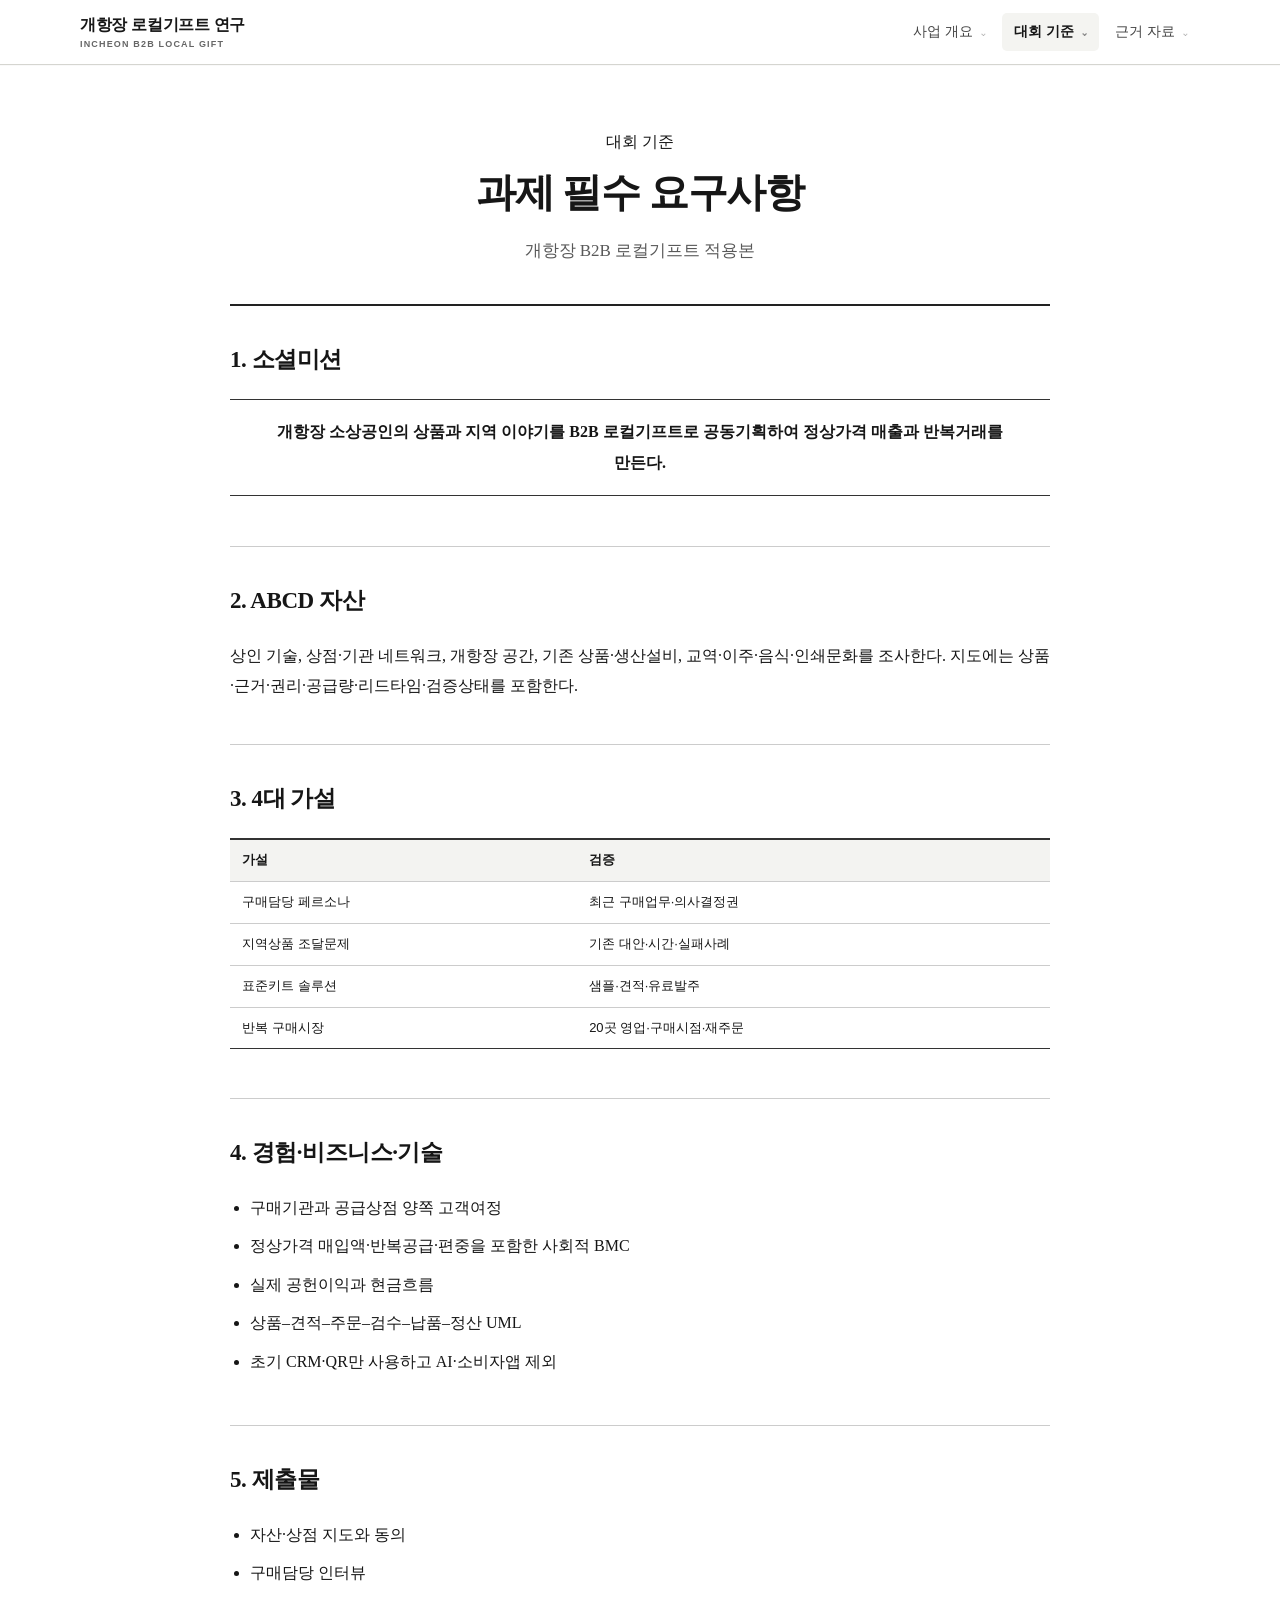
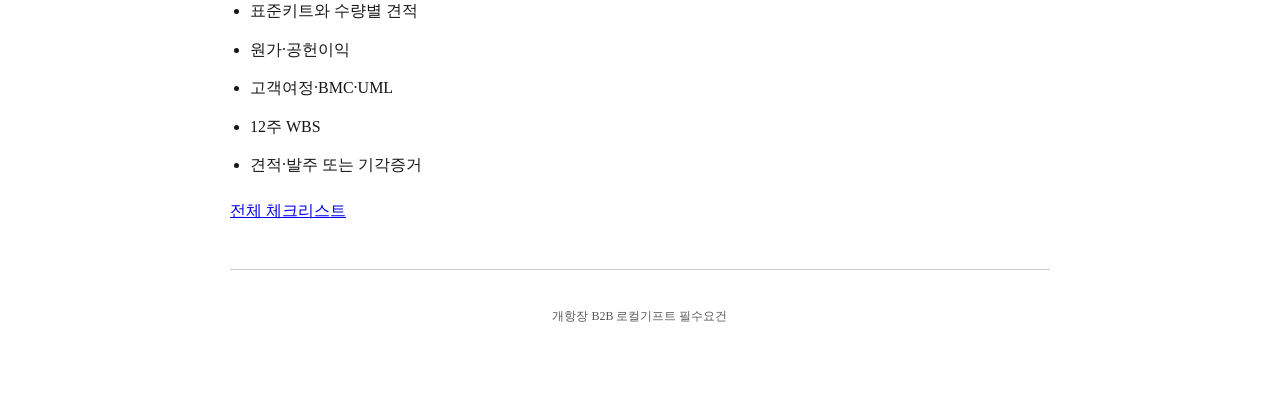
<file: docs/mandatory_project_requirements.html>
<!doctype html><html lang="ko"><head><meta charset="utf-8"><meta name="viewport" content="width=device-width,initial-scale=1"><title>B2B 로컬기프트 과제 필수요건</title><link rel="stylesheet" href="paper.css?v=20260715-3"><link rel="stylesheet" href="app-shell.css"><script src="app.js?v=20260715-2" defer></script></head><body><article class="paper"><header class="title"><div>대회 기준</div><h1>과제 필수 요구사항</h1><div class="subtitle">개항장 B2B 로컬기프트 적용본</div></header>
<section><h2>1. 소셜미션</h2><div class="mission">개항장 소상공인의 상품과 지역 이야기를 B2B 로컬기프트로 공동기획하여 정상가격 매출과 반복거래를 만든다.</div></section>
<section><h2>2. ABCD 자산</h2><p>상인 기술, 상점·기관 네트워크, 개항장 공간, 기존 상품·생산설비, 교역·이주·음식·인쇄문화를 조사한다. 지도에는 상품·근거·권리·공급량·리드타임·검증상태를 포함한다.</p></section>
<section><h2>3. 4대 가설</h2><div class="table"><table><thead><tr><th>가설</th><th>검증</th></tr></thead><tbody><tr><td>구매담당 페르소나</td><td>최근 구매업무·의사결정권</td></tr><tr><td>지역상품 조달문제</td><td>기존 대안·시간·실패사례</td></tr><tr><td>표준키트 솔루션</td><td>샘플·견적·유료발주</td></tr><tr><td>반복 구매시장</td><td>20곳 영업·구매시점·재주문</td></tr></tbody></table></div></section>
<section><h2>4. 경험·비즈니스·기술</h2><ul class="evidence"><li>구매기관과 공급상점 양쪽 고객여정</li><li>정상가격 매입액·반복공급·편중을 포함한 사회적 BMC</li><li>실제 공헌이익과 현금흐름</li><li>상품–견적–주문–검수–납품–정산 UML</li><li>초기 CRM·QR만 사용하고 AI·소비자앱 제외</li></ul></section>
<section><h2>5. 제출물</h2><ul class="evidence"><li>자산·상점 지도와 동의</li><li>구매담당 인터뷰</li><li>표준키트와 수량별 견적</li><li>원가·공헌이익</li><li>고객여정·BMC·UML</li><li>12주 WBS</li><li>견적·발주 또는 기각증거</li></ul><p><a href="mandatory_project_requirements.md">전체 체크리스트</a></p></section><div class="foot">개항장 B2B 로컬기프트 필수요건</div></article></body></html>
</file>
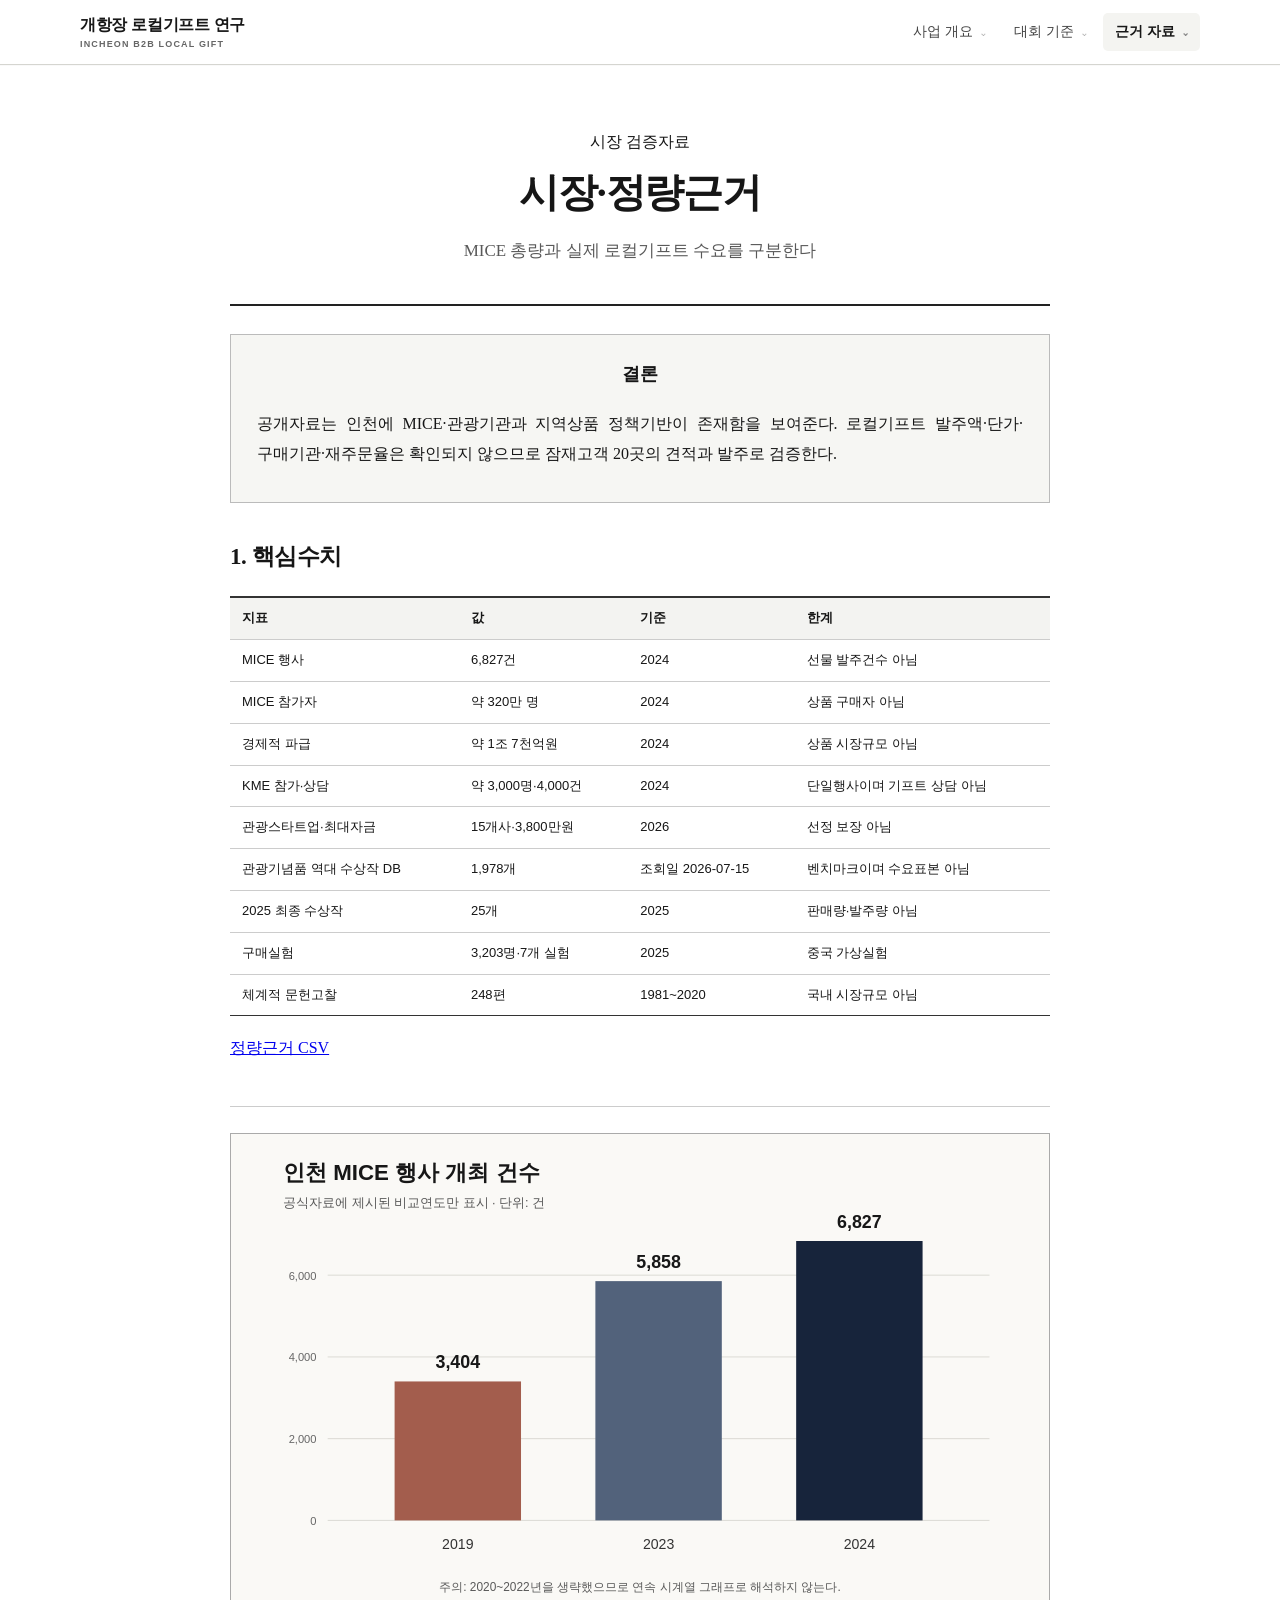
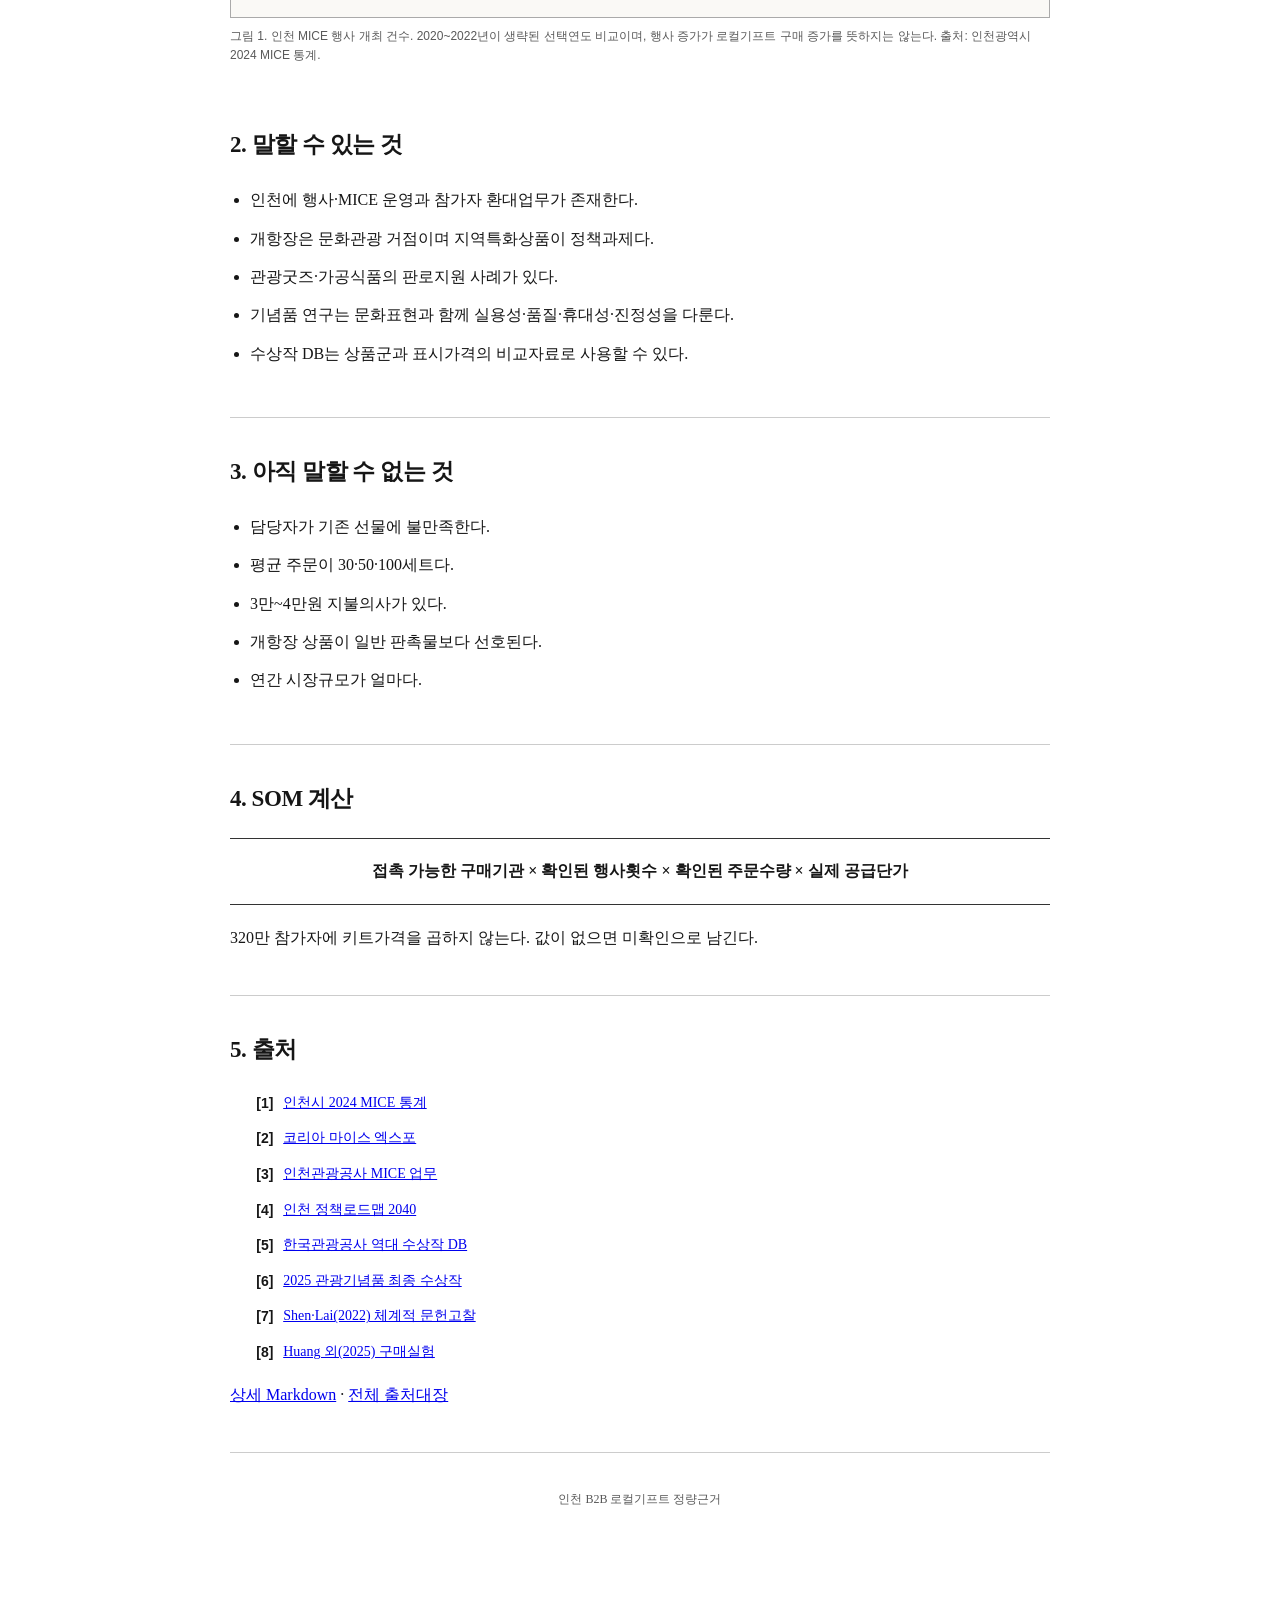
<file: docs/quantitative_evidence_and_articles.html>
<!doctype html><html lang="ko"><head><meta charset="utf-8"><meta name="viewport" content="width=device-width,initial-scale=1"><title>인천 B2B 로컬기프트 시장·정량근거</title><link rel="stylesheet" href="paper.css?v=20260715-3"><link rel="stylesheet" href="app-shell.css"><script src="app.js?v=20260715-2" defer></script></head><body><article class="paper"><header class="title"><div>시장 검증자료</div><h1>시장·정량근거</h1><div class="subtitle">MICE 총량과 실제 로컬기프트 수요를 구분한다</div></header>
<div class="abstract"><h2>결론</h2><p>공개자료는 인천에 MICE·관광기관과 지역상품 정책기반이 존재함을 보여준다. 로컬기프트 발주액·단가·구매기관·재주문율은 확인되지 않으므로 잠재고객 20곳의 견적과 발주로 검증한다.</p></div>
<section><h2>1. 핵심수치</h2><div class="table"><table><thead><tr><th>지표</th><th>값</th><th>기준</th><th>한계</th></tr></thead><tbody><tr><td>MICE 행사</td><td>6,827건</td><td>2024</td><td>선물 발주건수 아님</td></tr><tr><td>MICE 참가자</td><td>약 320만 명</td><td>2024</td><td>상품 구매자 아님</td></tr><tr><td>경제적 파급</td><td>약 1조 7천억원</td><td>2024</td><td>상품 시장규모 아님</td></tr><tr><td>KME 참가·상담</td><td>약 3,000명·4,000건</td><td>2024</td><td>단일행사이며 기프트 상담 아님</td></tr><tr><td>관광스타트업·최대자금</td><td>15개사·3,800만원</td><td>2026</td><td>선정 보장 아님</td></tr><tr><td>관광기념품 역대 수상작 DB</td><td>1,978개</td><td>조회일 2026-07-15</td><td>벤치마크이며 수요표본 아님</td></tr><tr><td>2025 최종 수상작</td><td>25개</td><td>2025</td><td>판매량·발주량 아님</td></tr><tr><td>구매실험</td><td>3,203명·7개 실험</td><td>2025</td><td>중국 가상실험</td></tr><tr><td>체계적 문헌고찰</td><td>248편</td><td>1981~2020</td><td>국내 시장규모 아님</td></tr></tbody></table></div><p><a href="data/incheon_b2b_evidence.csv">정량근거 CSV</a></p></section>
<figure class="report-visual"><img loading="lazy" src="assets/incheon-mice-event-counts.svg" alt="인천 MICE 행사 개최 건수를 2019년 3404건, 2023년 5858건, 2024년 6827건으로 비교한 막대그래프"><figcaption>그림 1. 인천 MICE 행사 개최 건수. 2020~2022년이 생략된 선택연도 비교이며, 행사 증가가 로컬기프트 구매 증가를 뜻하지는 않는다. 출처: 인천광역시 2024 MICE 통계.</figcaption></figure>
<section><h2>2. 말할 수 있는 것</h2><ul class="evidence"><li>인천에 행사·MICE 운영과 참가자 환대업무가 존재한다.</li><li>개항장은 문화관광 거점이며 지역특화상품이 정책과제다.</li><li>관광굿즈·가공식품의 판로지원 사례가 있다.</li><li>기념품 연구는 문화표현과 함께 실용성·품질·휴대성·진정성을 다룬다.</li><li>수상작 DB는 상품군과 표시가격의 비교자료로 사용할 수 있다.</li></ul></section>
<section><h2>3. 아직 말할 수 없는 것</h2><ul class="evidence"><li>담당자가 기존 선물에 불만족한다.</li><li>평균 주문이 30·50·100세트다.</li><li>3만~4만원 지불의사가 있다.</li><li>개항장 상품이 일반 판촉물보다 선호된다.</li><li>연간 시장규모가 얼마다.</li></ul></section>
<section><h2>4. SOM 계산</h2><div class="mission">접촉 가능한 구매기관 × 확인된 행사횟수 × 확인된 주문수량 × 실제 공급단가</div><p>320만 참가자에 키트가격을 곱하지 않는다. 값이 없으면 미확인으로 남긴다.</p></section>
<section><h2>5. 출처</h2><ol class="references"><li><a href="https://www.incheon.go.kr/IC010205/view?curPage=1&amp;repSeq=DOM_0000000012371500">인천시 2024 MICE 통계</a></li><li><a href="https://www.incheon.go.kr/IC010205/view?curPage=173&amp;repSeq=DOM_0000000011115777">코리아 마이스 엑스포</a></li><li><a href="https://www.ito.or.kr/main/organization/organizationStaffList.do?staffAll=1">인천관광공사 MICE 업무</a></li><li><a href="https://www.ii.re.kr/base/linked/report/preview?atchSeq=1&amp;boardNo=18583&amp;div=A1&amp;projcd=1024GH0065&amp;seq=3">인천 정책로드맵 2040</a></li><li><a href="https://kto.visitkorea.or.kr/kor/souvenir/award/allAwardInfo.kto?lang=KOR">한국관광공사 역대 수상작 DB</a></li><li><a href="https://kto.visitkorea.or.kr/kor/souvenir/news/noticeView.kto?searchId=371">2025 관광기념품 최종 수상작</a></li><li><a href="https://doi.org/10.1177/21582440221106734">Shen·Lai(2022) 체계적 문헌고찰</a></li><li><a href="https://doi.org/10.1371/journal.pone.0313905">Huang 외(2025) 구매실험</a></li></ol><p><a href="quantitative_evidence_and_articles.md">상세 Markdown</a> · <a href="source_registry.html">전체 출처대장</a></p></section><div class="foot">인천 B2B 로컬기프트 정량근거</div></article></body></html>
</file>
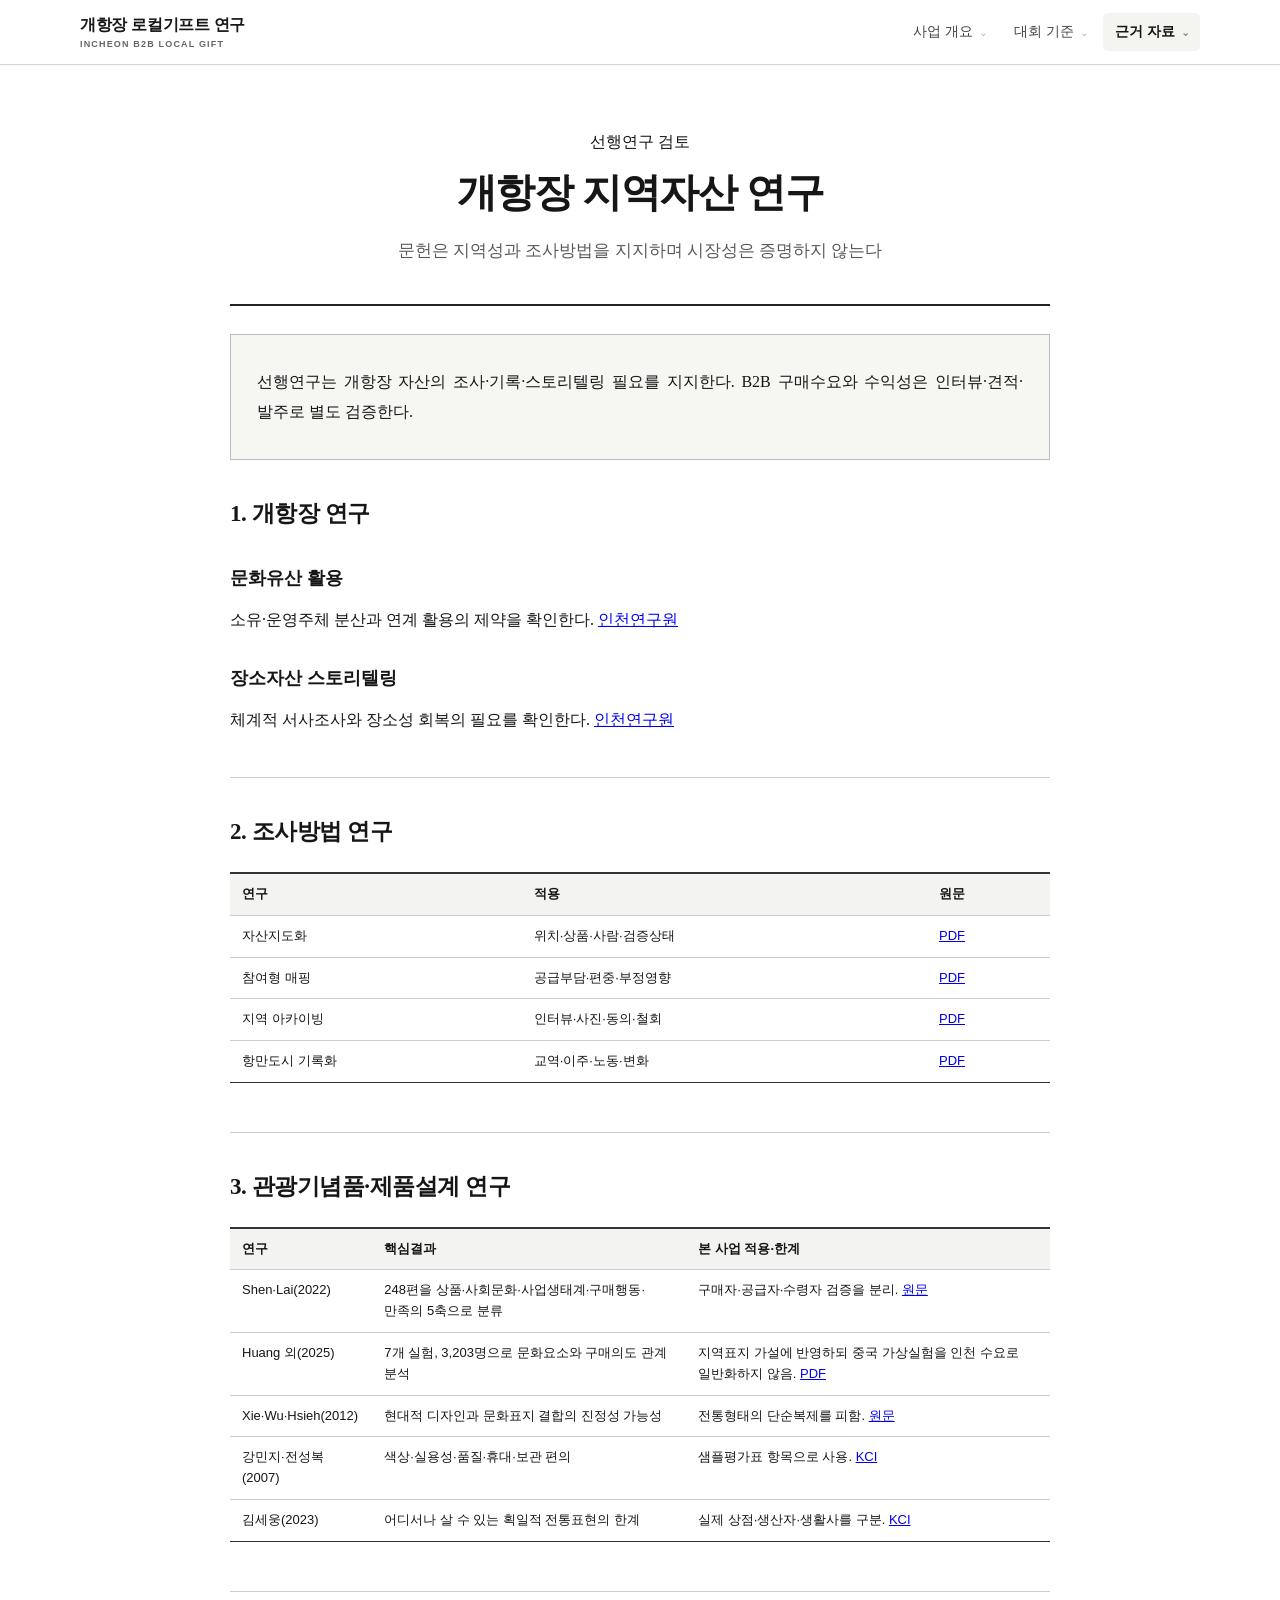
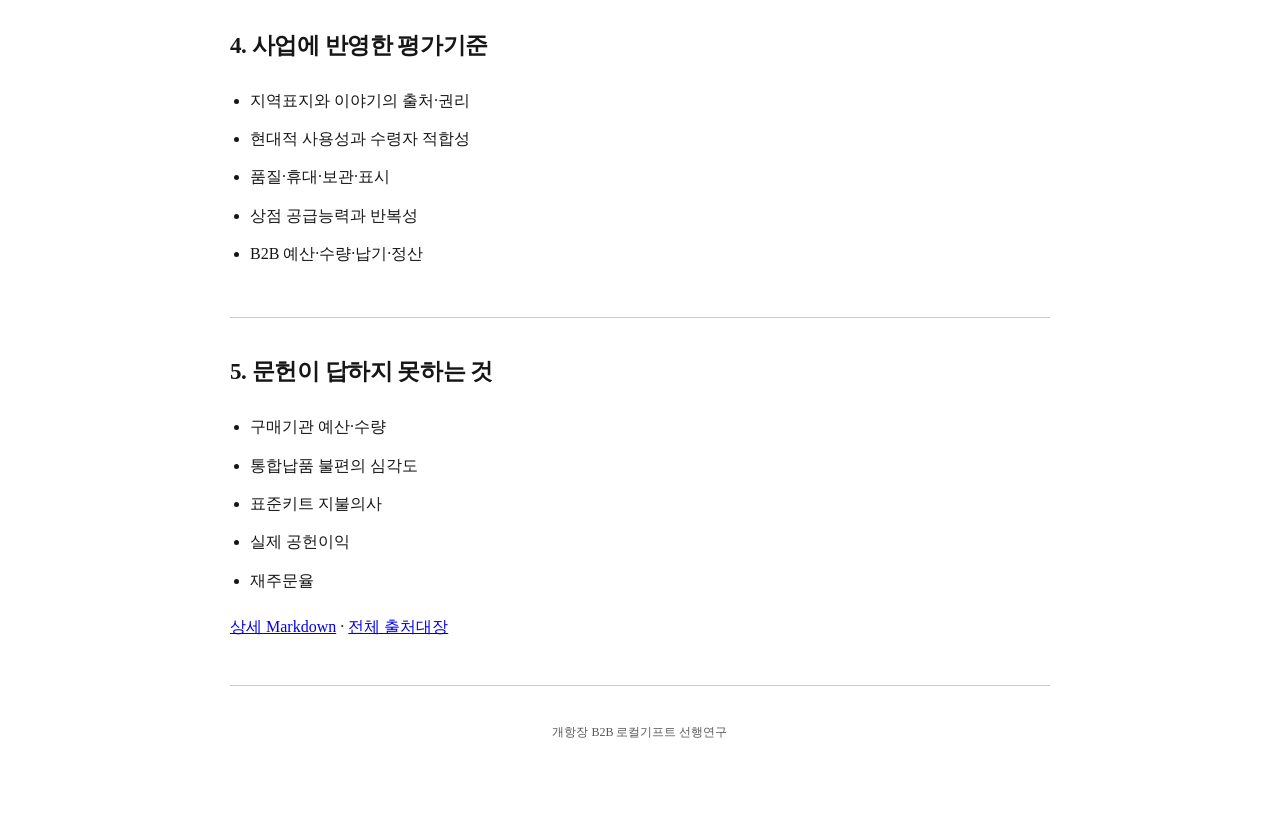
<file: docs/related_papers_review.html>
<!doctype html><html lang="ko"><head><meta charset="utf-8"><meta name="viewport" content="width=device-width,initial-scale=1"><title>개항장 B2B 로컬기프트 선행연구</title><link rel="stylesheet" href="paper.css?v=20260715-3"><link rel="stylesheet" href="app-shell.css"><script src="app.js?v=20260715-2" defer></script></head><body><article class="paper"><header class="title"><div>선행연구 검토</div><h1>개항장 지역자산 연구</h1><div class="subtitle">문헌은 지역성과 조사방법을 지지하며 시장성은 증명하지 않는다</div></header>
<div class="abstract"><p>선행연구는 개항장 자산의 조사·기록·스토리텔링 필요를 지지한다. B2B 구매수요와 수익성은 인터뷰·견적·발주로 별도 검증한다.</p></div>
<section><h2>1. 개항장 연구</h2><h3>문화유산 활용</h3><p>소유·운영주체 분산과 연계 활용의 제약을 확인한다. <a href="https://www.ii.re.kr/base/board/read?boardManagementNo=14&amp;boardNo=18130">인천연구원</a></p><h3>장소자산 스토리텔링</h3><p>체계적 서사조사와 장소성 회복의 필요를 확인한다. <a href="https://www.ii.re.kr/base/board/read?boardManagementNo=14&amp;boardNo=15237">인천연구원</a></p></section>
<section><h2>2. 조사방법 연구</h2><div class="table"><table><thead><tr><th>연구</th><th>적용</th><th>원문</th></tr></thead><tbody><tr><td>자산지도화</td><td>위치·상품·사람·검증상태</td><td><a href="sources/papers/krihs_2012_asset_based_community_activation.pdf">PDF</a></td></tr><tr><td>참여형 매핑</td><td>공급부담·편중·부정영향</td><td><a href="sources/papers/dhital_2023_participatory_asset_mapping.pdf">PDF</a></td></tr><tr><td>지역 아카이빙</td><td>인터뷰·사진·동의·철회</td><td><a href="sources/papers/ksas_2009_regional_archiving.pdf">PDF</a></td></tr><tr><td>항만도시 기록화</td><td>교역·이주·노동·변화</td><td><a href="sources/papers/kslis_2024_port_city_regeneration_documentation.pdf">PDF</a></td></tr></tbody></table></div></section>
<section><h2>3. 관광기념품·제품설계 연구</h2><div class="table"><table><thead><tr><th>연구</th><th>핵심결과</th><th>본 사업 적용·한계</th></tr></thead><tbody><tr><td>Shen·Lai(2022)</td><td>248편을 상품·사회문화·사업생태계·구매행동·만족의 5축으로 분류</td><td>구매자·공급자·수령자 검증을 분리. <a href="https://doi.org/10.1177/21582440221106734">원문</a></td></tr><tr><td>Huang 외(2025)</td><td>7개 실험, 3,203명으로 문화요소와 구매의도 관계 분석</td><td>지역표지 가설에 반영하되 중국 가상실험을 인천 수요로 일반화하지 않음. <a href="sources/papers/huang_et_al_2025_cultural_load_souvenir.pdf">PDF</a></td></tr><tr><td>Xie·Wu·Hsieh(2012)</td><td>현대적 디자인과 문화표지 결합의 진정성 가능성</td><td>전통형태의 단순복제를 피함. <a href="https://doi.org/10.1080/10548408.2012.691400">원문</a></td></tr><tr><td>강민지·전성복(2007)</td><td>색상·실용성·품질·휴대·보관 편의</td><td>샘플평가표 항목으로 사용. <a href="https://www.kci.go.kr/kciportal/ci/sereArticleSearch/ciSereArtiView.kci?sereArticleSearchBean.artiId=ART001201729">KCI</a></td></tr><tr><td>김세웅(2023)</td><td>어디서나 살 수 있는 획일적 전통표현의 한계</td><td>실제 상점·생산자·생활사를 구분. <a href="https://www.kci.go.kr/kciportal/ci/sereArticleSearch/ciSereArtiView.kci?sereArticleSearchBean.artiId=ART002942460">KCI</a></td></tr></tbody></table></div></section>
<section><h2>4. 사업에 반영한 평가기준</h2><ul class="evidence"><li>지역표지와 이야기의 출처·권리</li><li>현대적 사용성과 수령자 적합성</li><li>품질·휴대·보관·표시</li><li>상점 공급능력과 반복성</li><li>B2B 예산·수량·납기·정산</li></ul></section>
<section><h2>5. 문헌이 답하지 못하는 것</h2><ul class="evidence"><li>구매기관 예산·수량</li><li>통합납품 불편의 심각도</li><li>표준키트 지불의사</li><li>실제 공헌이익</li><li>재주문율</li></ul><p><a href="related_papers_review.md">상세 Markdown</a> · <a href="source_registry.html">전체 출처대장</a></p></section><div class="foot">개항장 B2B 로컬기프트 선행연구</div></article></body></html>
</file>
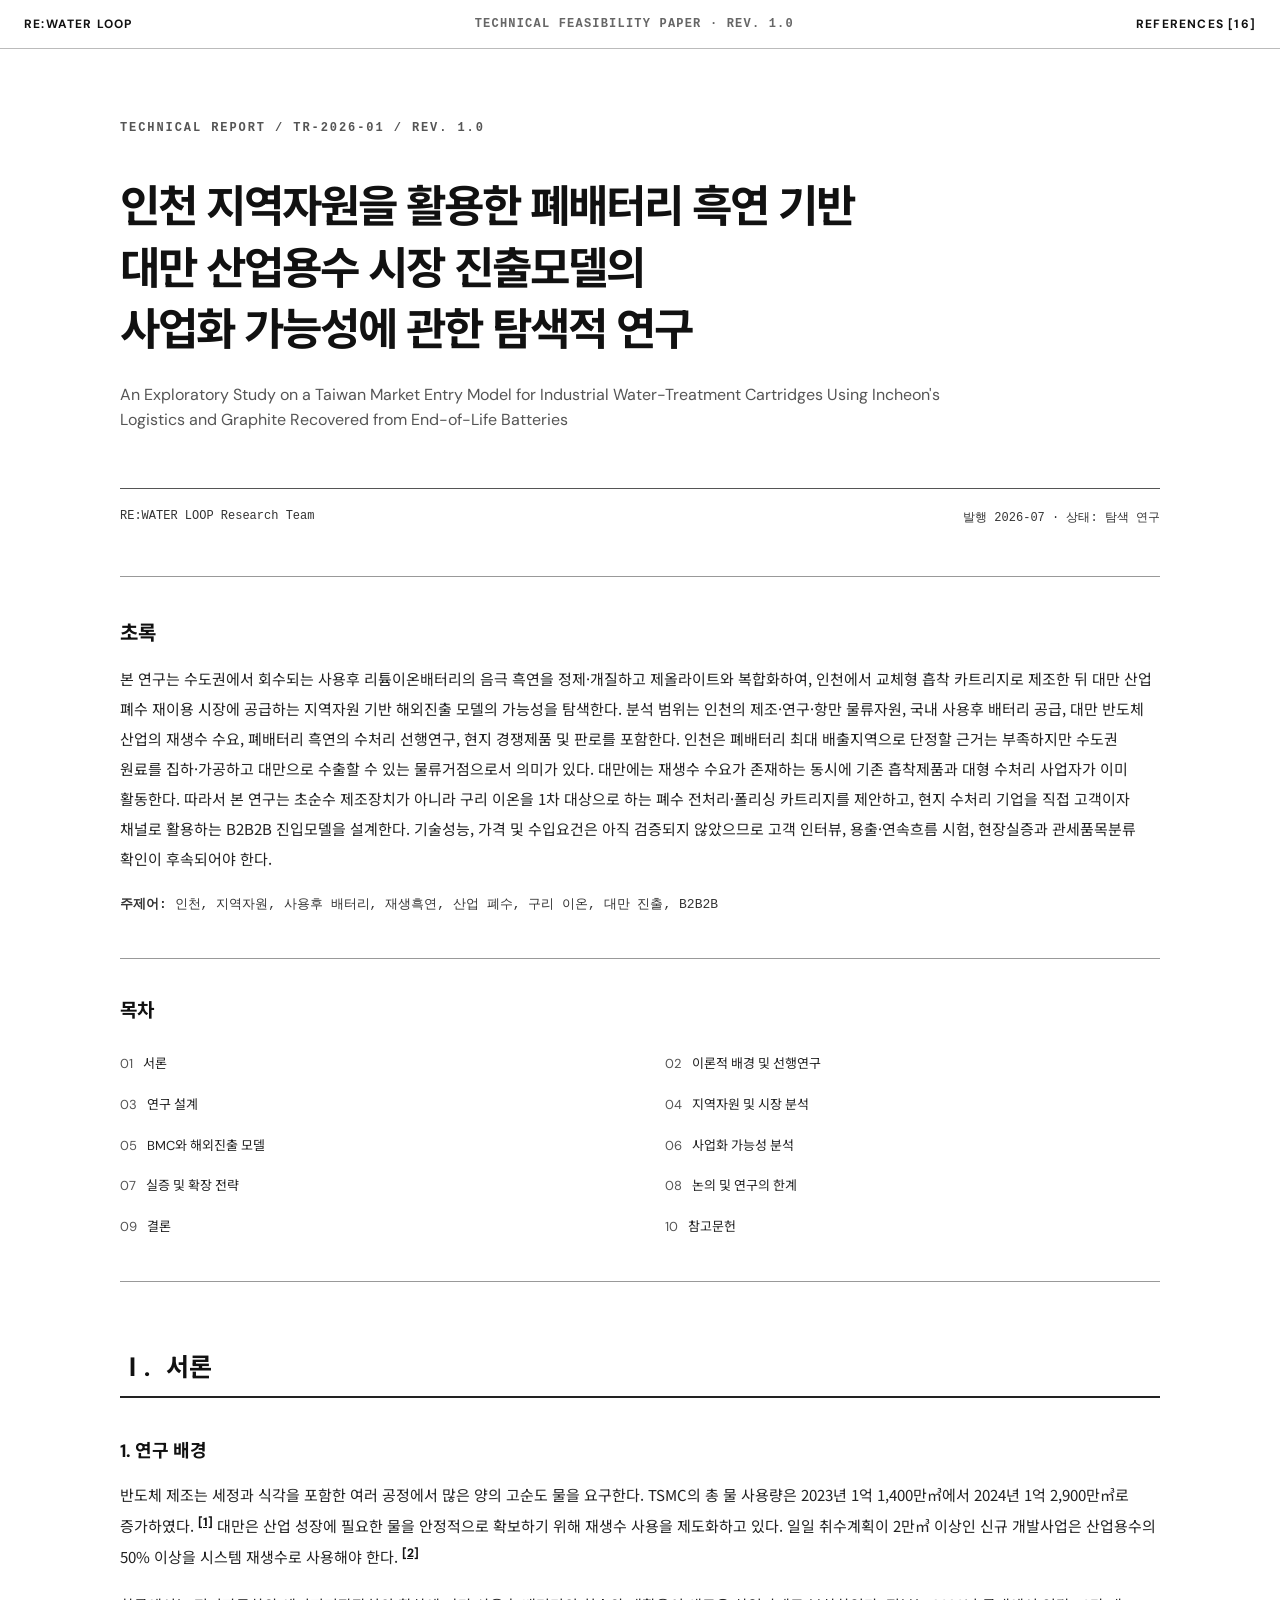
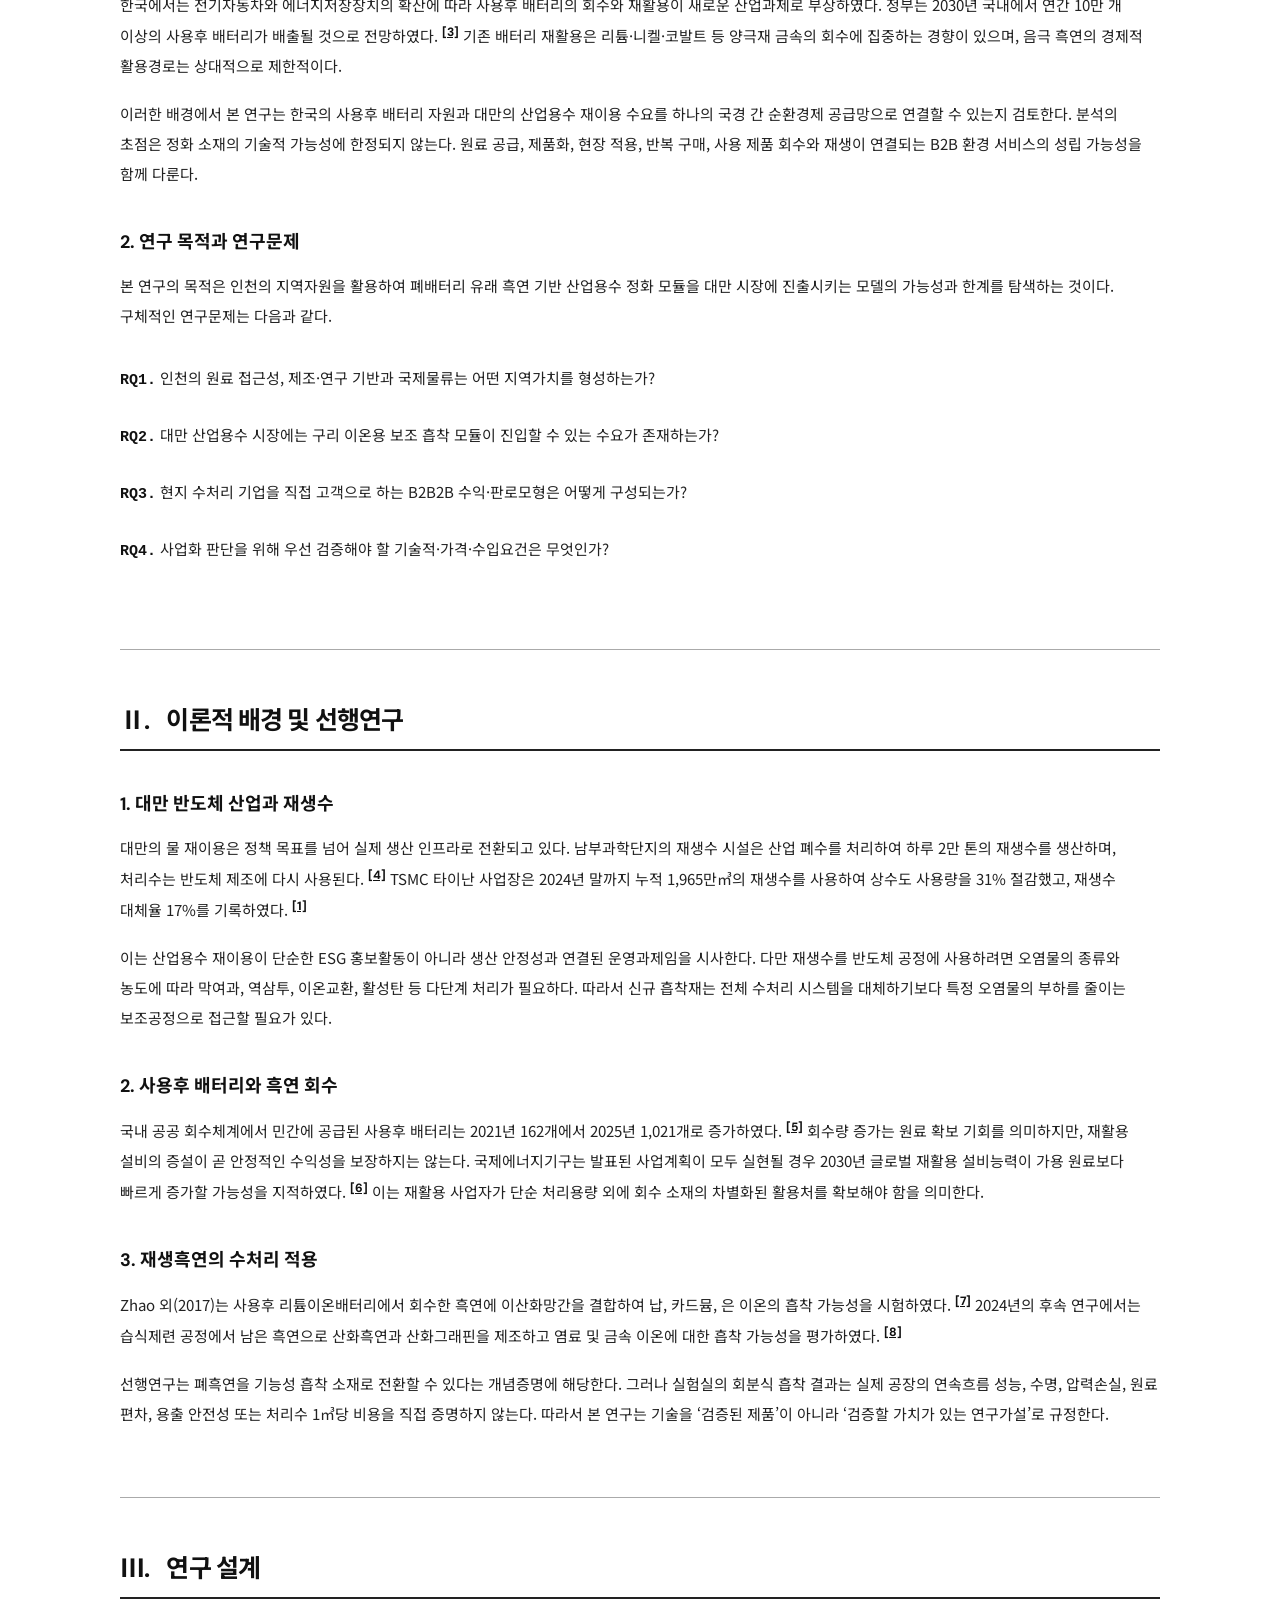
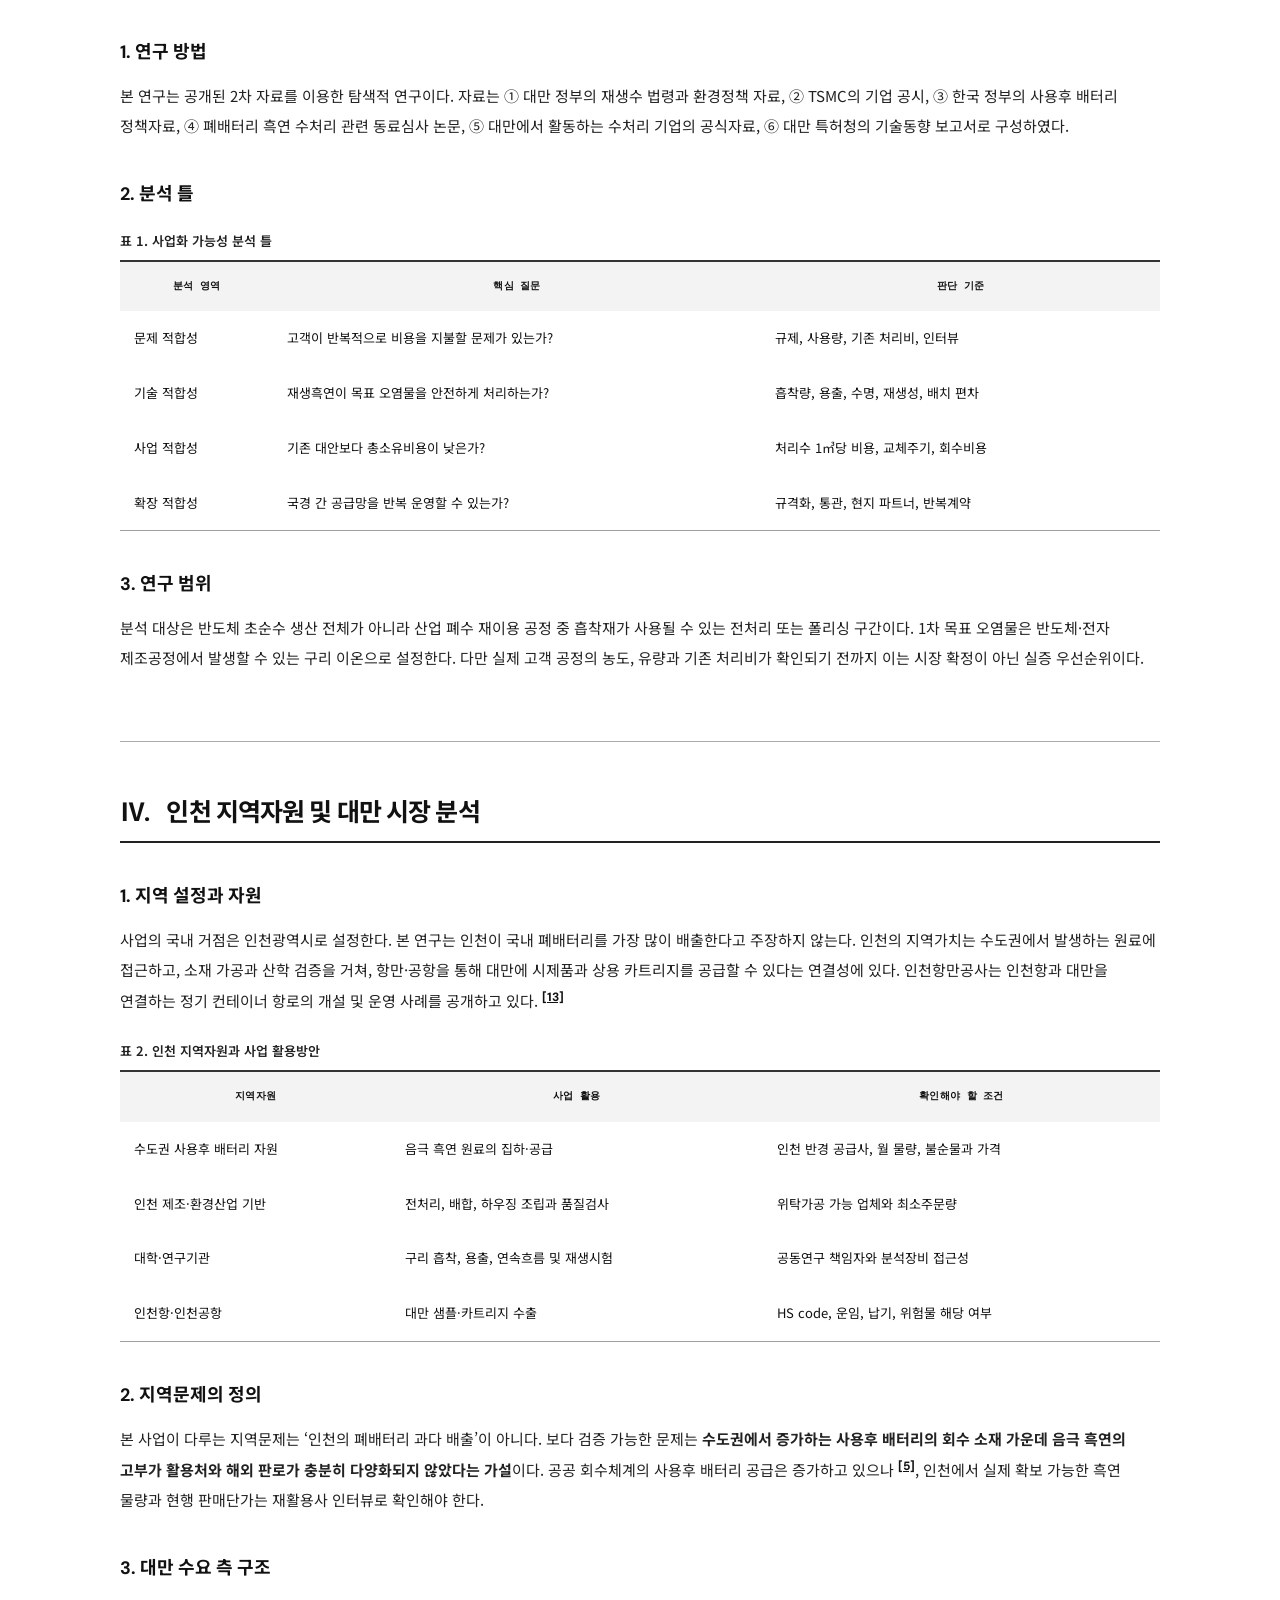
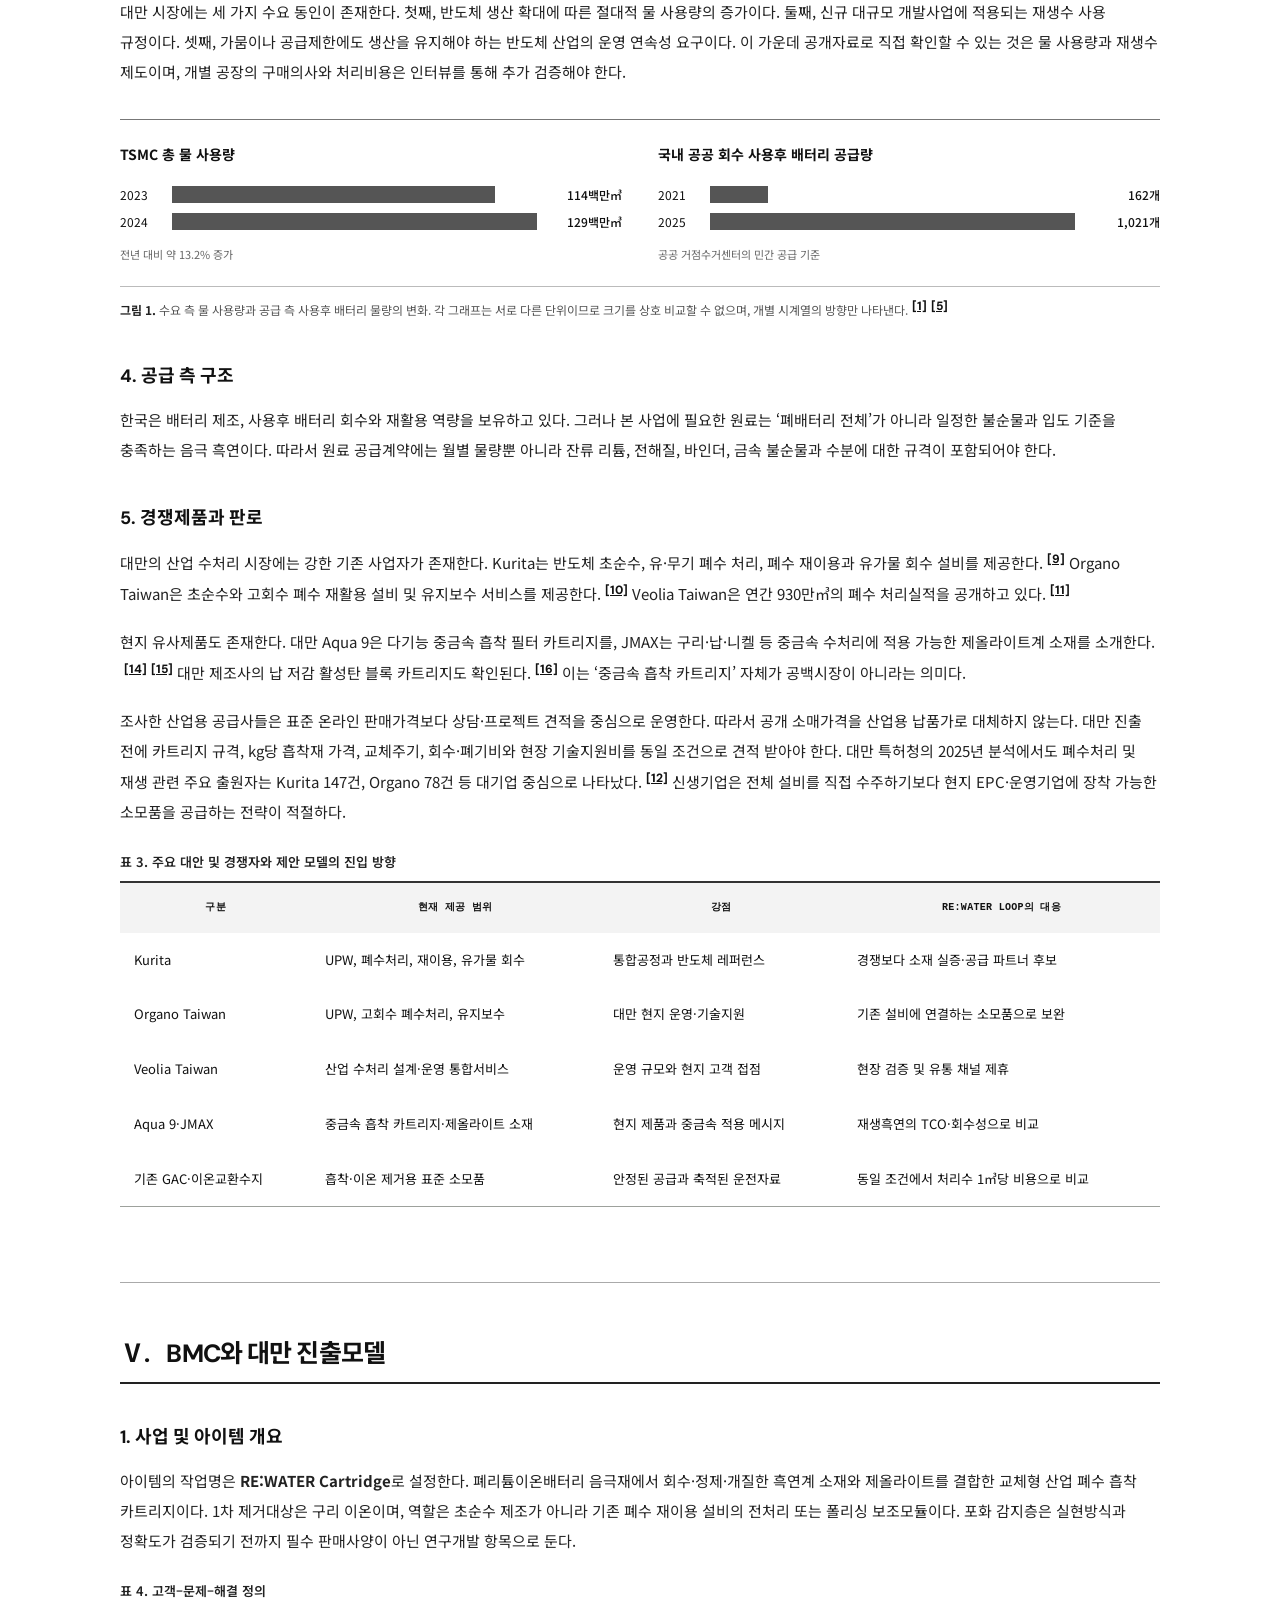
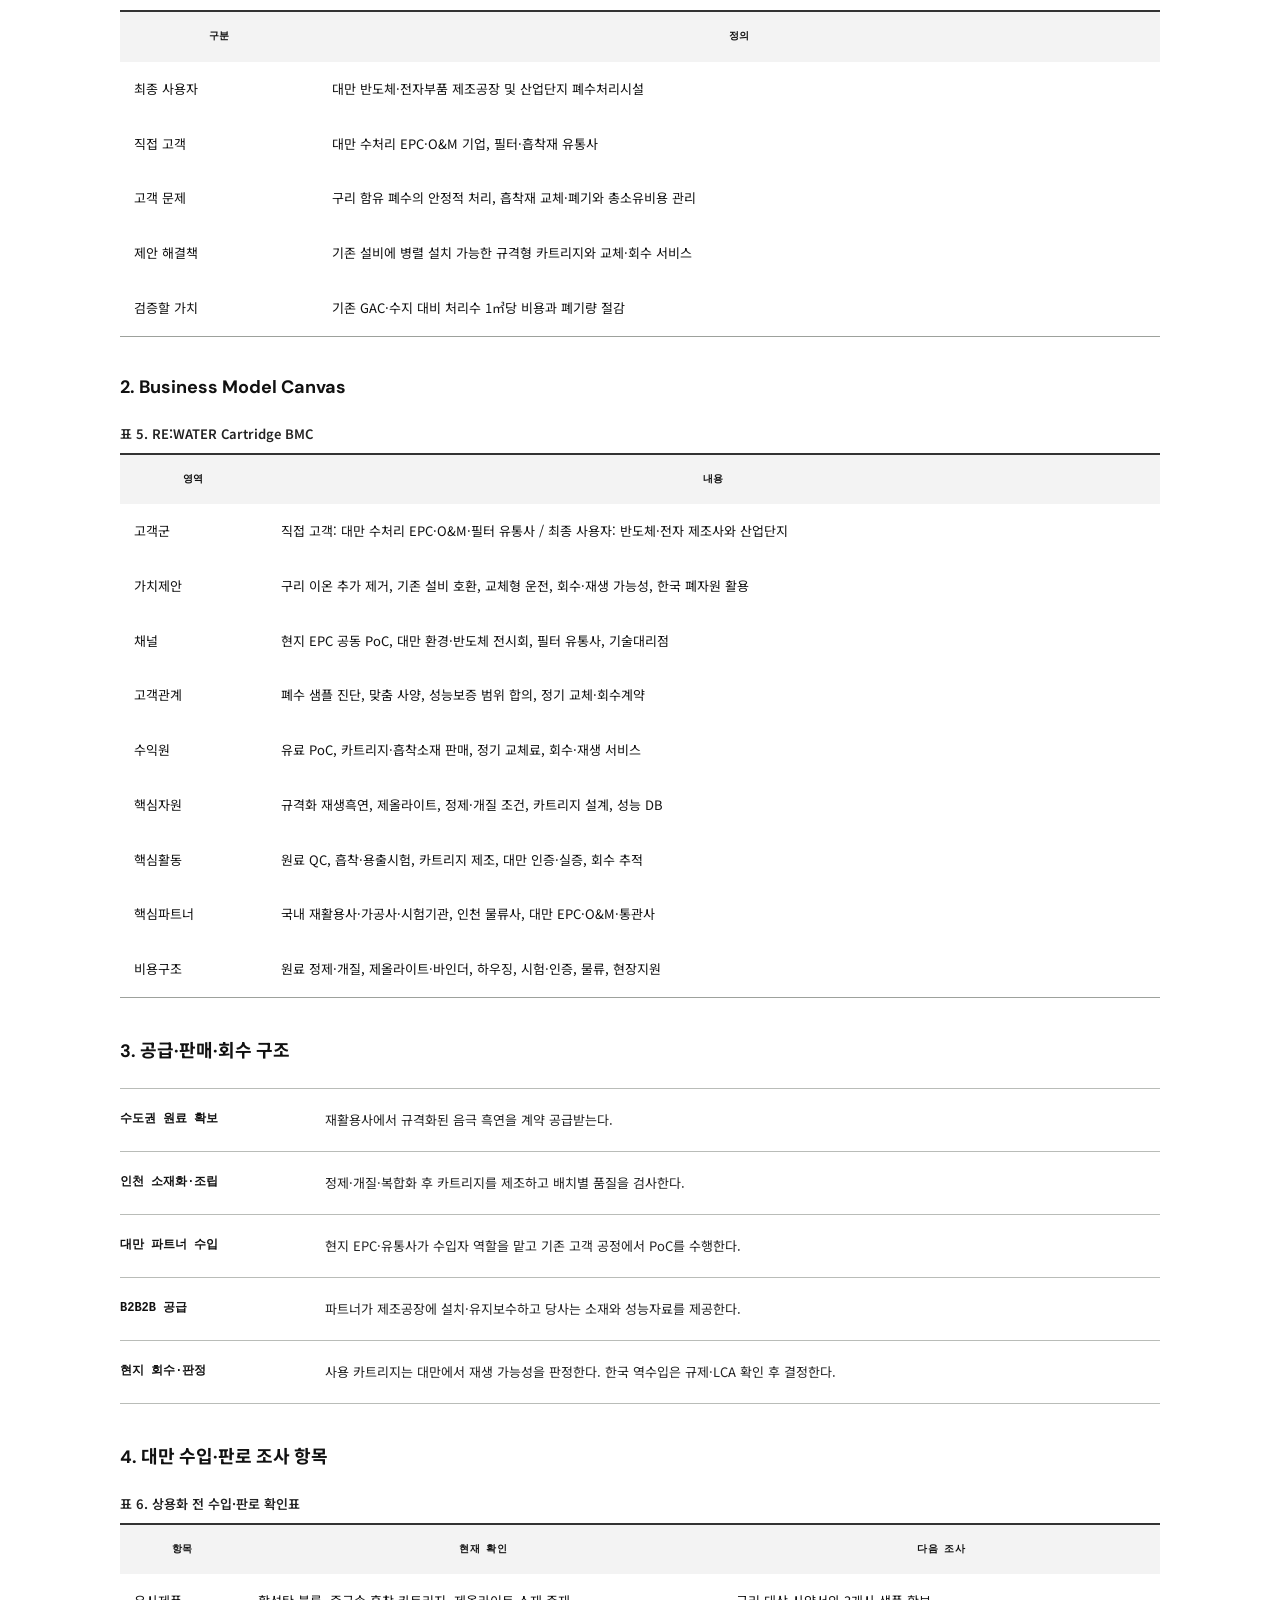
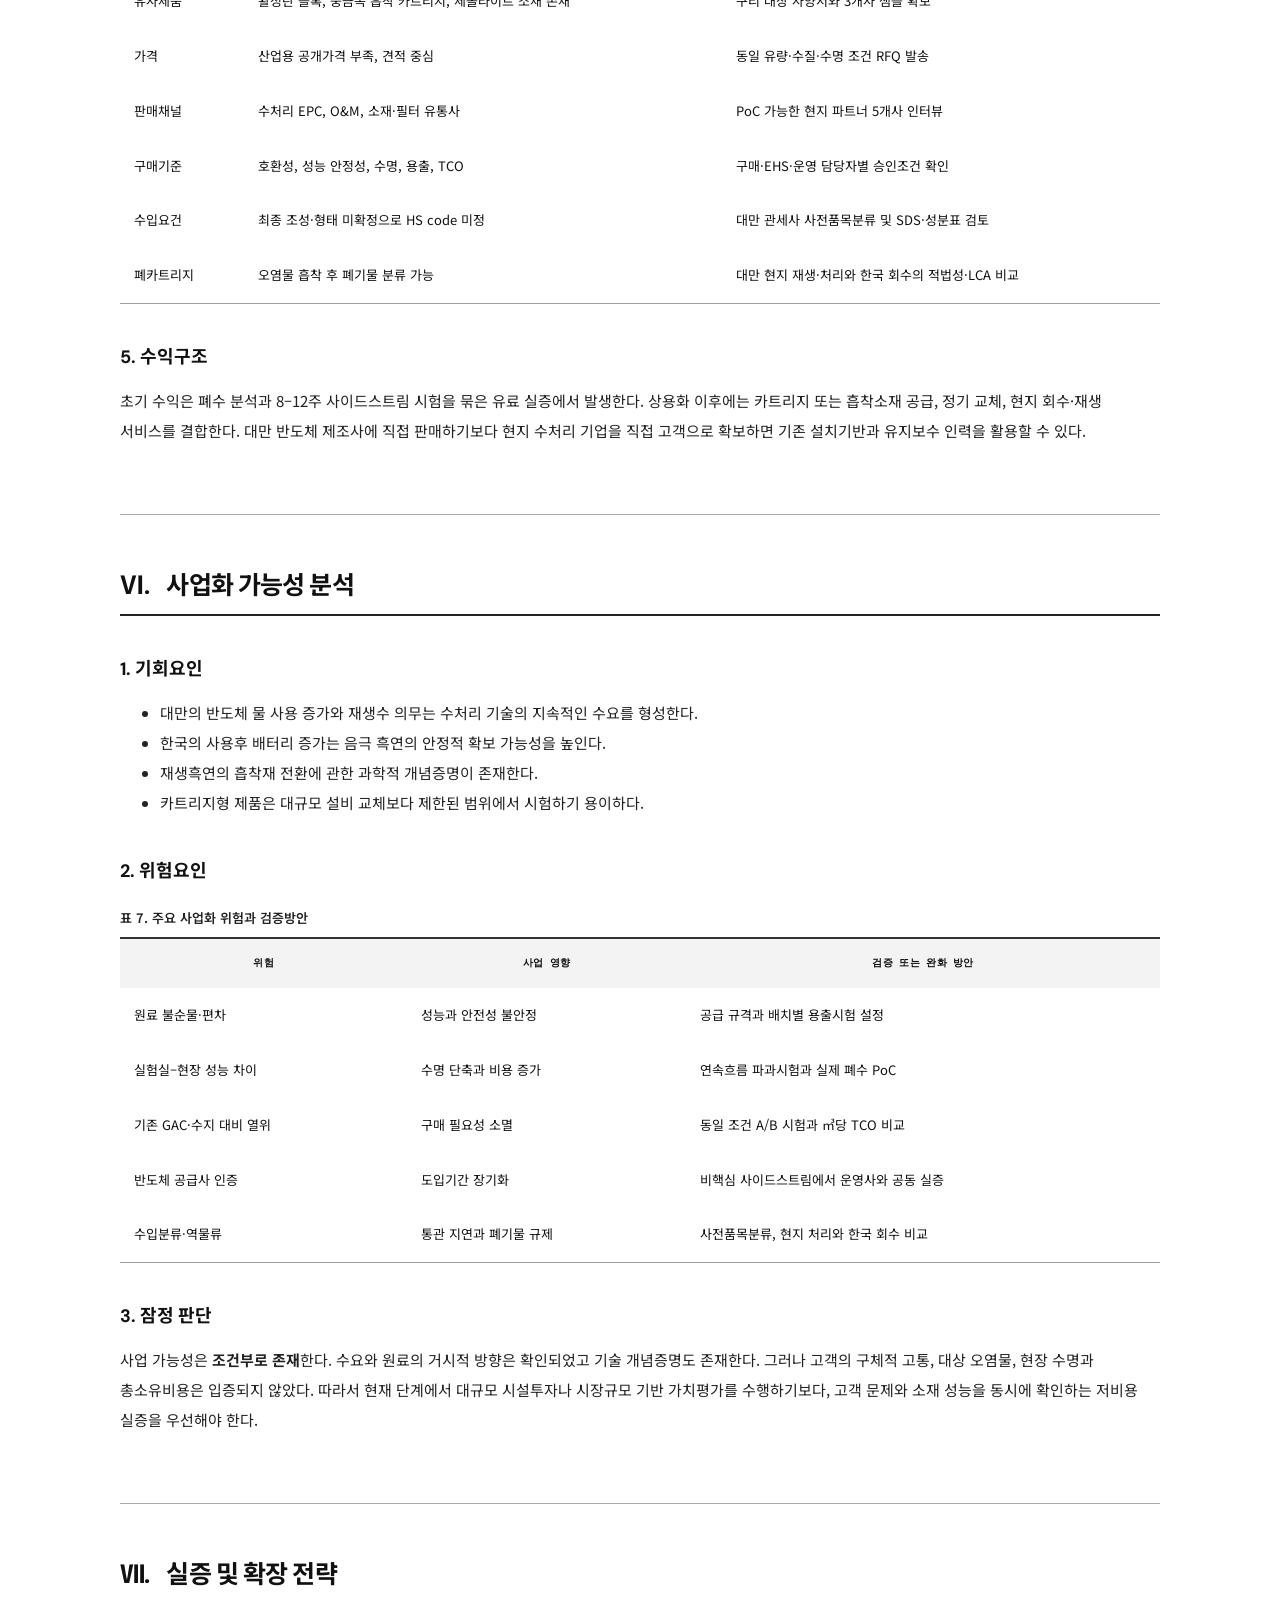
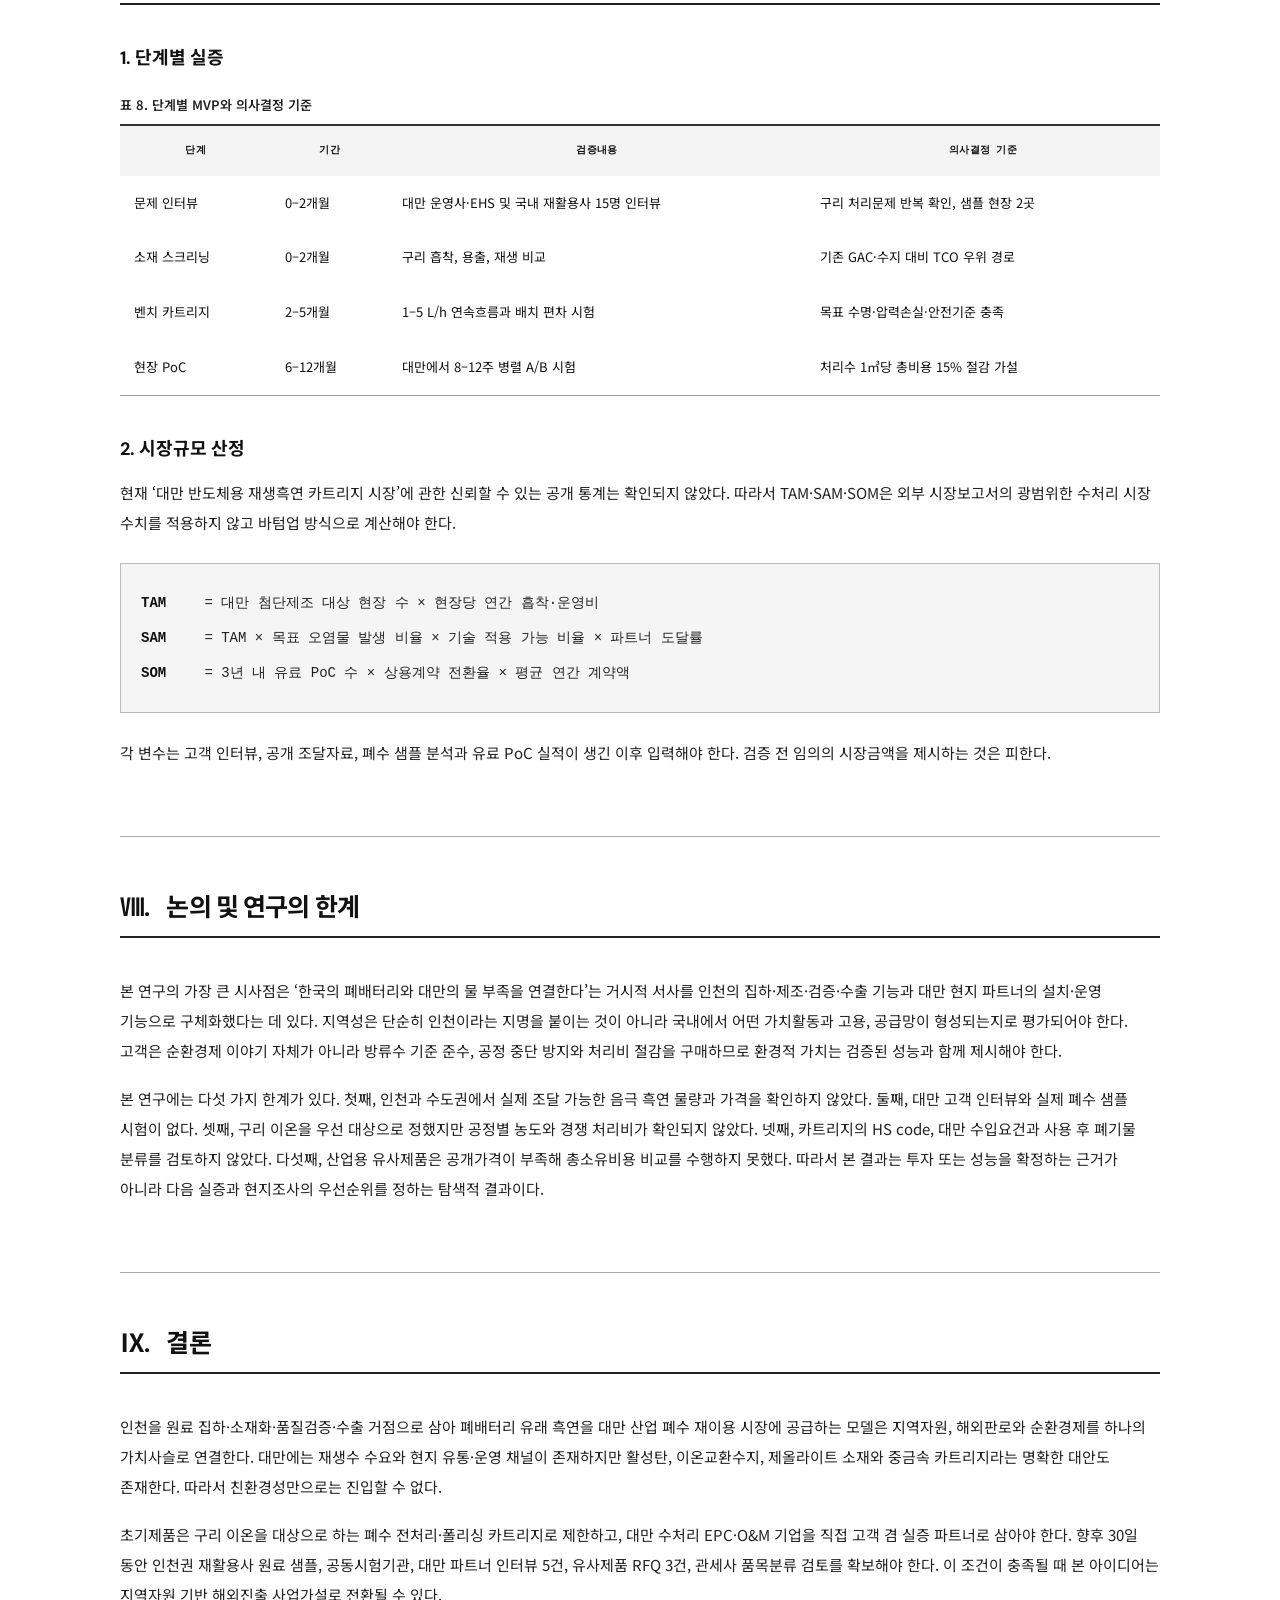
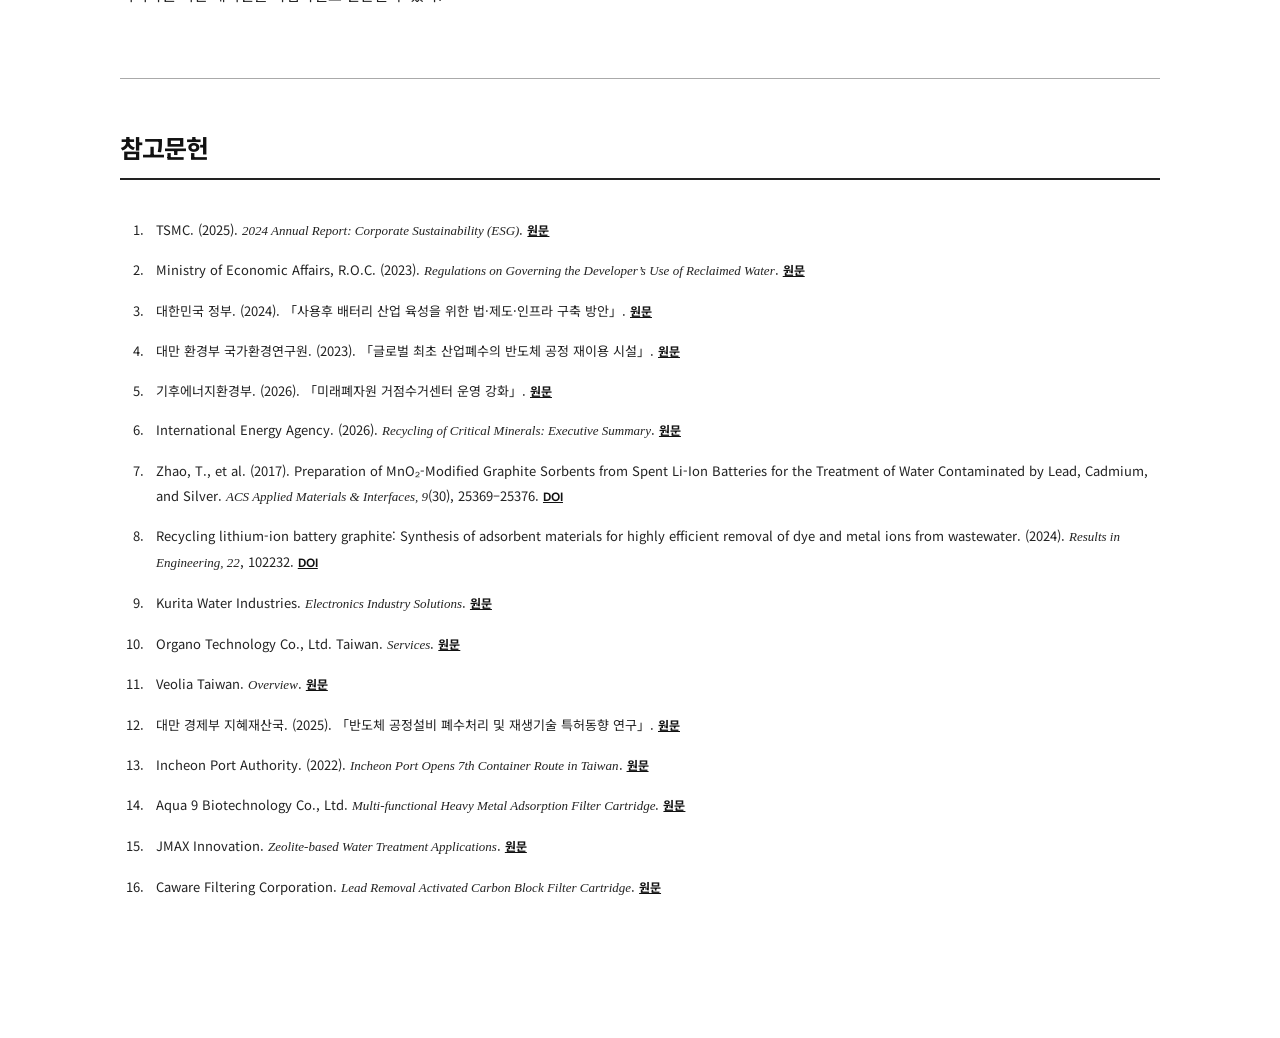
<file: docs/research-paper.html>
<!doctype html>
<html lang="ko">
<head>
  <meta charset="utf-8">
  <meta name="viewport" content="width=device-width,initial-scale=1">
  <meta name="description" content="인천 지역자원을 활용한 폐배터리 흑연 기반 대만 산업용수 시장 진출모델 연구">
  <title>인천 지역자원을 활용한 폐배터리 흑연 기반 대만 산업용수 시장 진출모델 연구</title>
  <link rel="stylesheet" href="rewater/rewater.css">
</head>
<body class="academic-page">
  <header class="paper-nav">
    <a href="index.html">RE:WATER LOOP</a>
    <span>TECHNICAL FEASIBILITY PAPER · REV. 1.0</span>
    <a href="#refs">REFERENCES [16]</a>
  </header>

  <main class="academic-paper">
    <header class="paper-cover">
      <p>TECHNICAL REPORT / TR-2026-01 / REV. 1.0</p>
      <h1>인천 지역자원을 활용한 폐배터리 흑연 기반<br>대만 산업용수 시장 진출모델의<br>사업화 가능성에 관한 탐색적 연구</h1>
      <p class="paper-title-en">An Exploratory Study on a Taiwan Market Entry Model for Industrial Water-Treatment Cartridges Using Incheon's Logistics and Graphite Recovered from End-of-Life Batteries</p>
      <div class="author-line"><span>RE:WATER LOOP Research Team</span><span>발행 2026-07 · 상태: 탐색 연구</span></div>
    </header>

    <section class="abstract-box">
      <h2>초록</h2>
      <p>본 연구는 수도권에서 회수되는 사용후 리튬이온배터리의 음극 흑연을 정제·개질하고 제올라이트와 복합화하여, 인천에서 교체형 흡착 카트리지로 제조한 뒤 대만 산업 폐수 재이용 시장에 공급하는 지역자원 기반 해외진출 모델의 가능성을 탐색한다. 분석 범위는 인천의 제조·연구·항만 물류자원, 국내 사용후 배터리 공급, 대만 반도체 산업의 재생수 수요, 폐배터리 흑연의 수처리 선행연구, 현지 경쟁제품 및 판로를 포함한다. 인천은 폐배터리 최대 배출지역으로 단정할 근거는 부족하지만 수도권 원료를 집하·가공하고 대만으로 수출할 수 있는 물류거점으로서 의미가 있다. 대만에는 재생수 수요가 존재하는 동시에 기존 흡착제품과 대형 수처리 사업자가 이미 활동한다. 따라서 본 연구는 초순수 제조장치가 아니라 구리 이온을 1차 대상으로 하는 폐수 전처리·폴리싱 카트리지를 제안하고, 현지 수처리 기업을 직접 고객이자 채널로 활용하는 B2B2B 진입모델을 설계한다. 기술성능, 가격 및 수입요건은 아직 검증되지 않았으므로 고객 인터뷰, 용출·연속흐름 시험, 현장실증과 관세품목분류 확인이 후속되어야 한다.</p>
      <p class="keywords"><b>주제어:</b> 인천, 지역자원, 사용후 배터리, 재생흑연, 산업 폐수, 구리 이온, 대만 진출, B2B2B</p>
    </section>

    <nav class="paper-toc" aria-label="논문 목차">
      <h2>목차</h2>
      <ol>
        <li><a href="#sec1">서론</a></li><li><a href="#sec2">이론적 배경 및 선행연구</a></li><li><a href="#sec3">연구 설계</a></li><li><a href="#sec4">지역자원 및 시장 분석</a></li><li><a href="#sec5">BMC와 해외진출 모델</a></li><li><a href="#sec6">사업화 가능성 분석</a></li><li><a href="#sec7">실증 및 확장 전략</a></li><li><a href="#sec8">논의 및 연구의 한계</a></li><li><a href="#sec9">결론</a></li><li><a href="#refs">참고문헌</a></li>
      </ol>
    </nav>

    <article class="paper-body">
      <section id="sec1">
        <h2><span>Ⅰ.</span> 서론</h2>
        <h3>1. 연구 배경</h3>
        <p>반도체 제조는 세정과 식각을 포함한 여러 공정에서 많은 양의 고순도 물을 요구한다. TSMC의 총 물 사용량은 2023년 1억 1,400만㎥에서 2024년 1억 2,900만㎥로 증가하였다.<a class="cite" href="#r1">[1]</a> 대만은 산업 성장에 필요한 물을 안정적으로 확보하기 위해 재생수 사용을 제도화하고 있다. 일일 취수계획이 2만㎥ 이상인 신규 개발사업은 산업용수의 50% 이상을 시스템 재생수로 사용해야 한다.<a class="cite" href="#r2">[2]</a></p>
        <p>한국에서는 전기자동차와 에너지저장장치의 확산에 따라 사용후 배터리의 회수와 재활용이 새로운 산업과제로 부상하였다. 정부는 2030년 국내에서 연간 10만 개 이상의 사용후 배터리가 배출될 것으로 전망하였다.<a class="cite" href="#r3">[3]</a> 기존 배터리 재활용은 리튬·니켈·코발트 등 양극재 금속의 회수에 집중하는 경향이 있으며, 음극 흑연의 경제적 활용경로는 상대적으로 제한적이다.</p>
        <p>이러한 배경에서 본 연구는 한국의 사용후 배터리 자원과 대만의 산업용수 재이용 수요를 하나의 국경 간 순환경제 공급망으로 연결할 수 있는지 검토한다. 분석의 초점은 정화 소재의 기술적 가능성에 한정되지 않는다. 원료 공급, 제품화, 현장 적용, 반복 구매, 사용 제품 회수와 재생이 연결되는 B2B 환경 서비스의 성립 가능성을 함께 다룬다.</p>
        <h3>2. 연구 목적과 연구문제</h3>
        <p>본 연구의 목적은 인천의 지역자원을 활용하여 폐배터리 유래 흑연 기반 산업용수 정화 모듈을 대만 시장에 진출시키는 모델의 가능성과 한계를 탐색하는 것이다. 구체적인 연구문제는 다음과 같다.</p>
        <ol class="research-questions"><li><b>RQ1.</b> 인천의 원료 접근성, 제조·연구 기반과 국제물류는 어떤 지역가치를 형성하는가?</li><li><b>RQ2.</b> 대만 산업용수 시장에는 구리 이온용 보조 흡착 모듈이 진입할 수 있는 수요가 존재하는가?</li><li><b>RQ3.</b> 현지 수처리 기업을 직접 고객으로 하는 B2B2B 수익·판로모형은 어떻게 구성되는가?</li><li><b>RQ4.</b> 사업화 판단을 위해 우선 검증해야 할 기술적·가격·수입요건은 무엇인가?</li></ol>
      </section>

      <section id="sec2">
        <h2><span>Ⅱ.</span> 이론적 배경 및 선행연구</h2>
        <h3>1. 대만 반도체 산업과 재생수</h3>
        <p>대만의 물 재이용은 정책 목표를 넘어 실제 생산 인프라로 전환되고 있다. 남부과학단지의 재생수 시설은 산업 폐수를 처리하여 하루 2만 톤의 재생수를 생산하며, 처리수는 반도체 제조에 다시 사용된다.<a class="cite" href="#r4">[4]</a> TSMC 타이난 사업장은 2024년 말까지 누적 1,965만㎥의 재생수를 사용하여 상수도 사용량을 31% 절감했고, 재생수 대체율 17%를 기록하였다.<a class="cite" href="#r1">[1]</a></p>
        <p>이는 산업용수 재이용이 단순한 ESG 홍보활동이 아니라 생산 안정성과 연결된 운영과제임을 시사한다. 다만 재생수를 반도체 공정에 사용하려면 오염물의 종류와 농도에 따라 막여과, 역삼투, 이온교환, 활성탄 등 다단계 처리가 필요하다. 따라서 신규 흡착재는 전체 수처리 시스템을 대체하기보다 특정 오염물의 부하를 줄이는 보조공정으로 접근할 필요가 있다.</p>
        <h3>2. 사용후 배터리와 흑연 회수</h3>
        <p>국내 공공 회수체계에서 민간에 공급된 사용후 배터리는 2021년 162개에서 2025년 1,021개로 증가하였다.<a class="cite" href="#r5">[5]</a> 회수량 증가는 원료 확보 기회를 의미하지만, 재활용 설비의 증설이 곧 안정적인 수익성을 보장하지는 않는다. 국제에너지기구는 발표된 사업계획이 모두 실현될 경우 2030년 글로벌 재활용 설비능력이 가용 원료보다 빠르게 증가할 가능성을 지적하였다.<a class="cite" href="#r6">[6]</a> 이는 재활용 사업자가 단순 처리용량 외에 회수 소재의 차별화된 활용처를 확보해야 함을 의미한다.</p>
        <h3>3. 재생흑연의 수처리 적용</h3>
        <p>Zhao 외(2017)는 사용후 리튬이온배터리에서 회수한 흑연에 이산화망간을 결합하여 납, 카드뮴, 은 이온의 흡착 가능성을 시험하였다.<a class="cite" href="#r7">[7]</a> 2024년의 후속 연구에서는 습식제련 공정에서 남은 흑연으로 산화흑연과 산화그래핀을 제조하고 염료 및 금속 이온에 대한 흡착 가능성을 평가하였다.<a class="cite" href="#r8">[8]</a></p>
        <p>선행연구는 폐흑연을 기능성 흡착 소재로 전환할 수 있다는 개념증명에 해당한다. 그러나 실험실의 회분식 흡착 결과는 실제 공장의 연속흐름 성능, 수명, 압력손실, 원료 편차, 용출 안전성 또는 처리수 1㎥당 비용을 직접 증명하지 않는다. 따라서 본 연구는 기술을 ‘검증된 제품’이 아니라 ‘검증할 가치가 있는 연구가설’로 규정한다.</p>
      </section>

      <section id="sec3">
        <h2><span>Ⅲ.</span> 연구 설계</h2>
        <h3>1. 연구 방법</h3>
        <p>본 연구는 공개된 2차 자료를 이용한 탐색적 연구이다. 자료는 ① 대만 정부의 재생수 법령과 환경정책 자료, ② TSMC의 기업 공시, ③ 한국 정부의 사용후 배터리 정책자료, ④ 폐배터리 흑연 수처리 관련 동료심사 논문, ⑤ 대만에서 활동하는 수처리 기업의 공식자료, ⑥ 대만 특허청의 기술동향 보고서로 구성하였다.</p>
        <h3>2. 분석 틀</h3>
        <table><caption>표 1. 사업화 가능성 분석 틀</caption><thead><tr><th>분석 영역</th><th>핵심 질문</th><th>판단 기준</th></tr></thead><tbody><tr><td>문제 적합성</td><td>고객이 반복적으로 비용을 지불할 문제가 있는가?</td><td>규제, 사용량, 기존 처리비, 인터뷰</td></tr><tr><td>기술 적합성</td><td>재생흑연이 목표 오염물을 안전하게 처리하는가?</td><td>흡착량, 용출, 수명, 재생성, 배치 편차</td></tr><tr><td>사업 적합성</td><td>기존 대안보다 총소유비용이 낮은가?</td><td>처리수 1㎥당 비용, 교체주기, 회수비용</td></tr><tr><td>확장 적합성</td><td>국경 간 공급망을 반복 운영할 수 있는가?</td><td>규격화, 통관, 현지 파트너, 반복계약</td></tr></tbody></table>
        <h3>3. 연구 범위</h3>
        <p>분석 대상은 반도체 초순수 생산 전체가 아니라 산업 폐수 재이용 공정 중 흡착재가 사용될 수 있는 전처리 또는 폴리싱 구간이다. 1차 목표 오염물은 반도체·전자 제조공정에서 발생할 수 있는 구리 이온으로 설정한다. 다만 실제 고객 공정의 농도, 유량과 기존 처리비가 확인되기 전까지 이는 시장 확정이 아닌 실증 우선순위이다.</p>
      </section>

      <section id="sec4">
        <h2><span>Ⅳ.</span> 인천 지역자원 및 대만 시장 분석</h2>
        <h3>1. 지역 설정과 자원</h3>
        <p>사업의 국내 거점은 인천광역시로 설정한다. 본 연구는 인천이 국내 폐배터리를 가장 많이 배출한다고 주장하지 않는다. 인천의 지역가치는 수도권에서 발생하는 원료에 접근하고, 소재 가공과 산학 검증을 거쳐, 항만·공항을 통해 대만에 시제품과 상용 카트리지를 공급할 수 있다는 연결성에 있다. 인천항만공사는 인천항과 대만을 연결하는 정기 컨테이너 항로의 개설 및 운영 사례를 공개하고 있다.<a class="cite" href="#r13">[13]</a></p>
        <table>
          <caption>표 2. 인천 지역자원과 사업 활용방안</caption>
          <thead><tr><th>지역자원</th><th>사업 활용</th><th>확인해야 할 조건</th></tr></thead>
          <tbody><tr><td>수도권 사용후 배터리 자원</td><td>음극 흑연 원료의 집하·공급</td><td>인천 반경 공급사, 월 물량, 불순물과 가격</td></tr><tr><td>인천 제조·환경산업 기반</td><td>전처리, 배합, 하우징 조립과 품질검사</td><td>위탁가공 가능 업체와 최소주문량</td></tr><tr><td>대학·연구기관</td><td>구리 흡착, 용출, 연속흐름 및 재생시험</td><td>공동연구 책임자와 분석장비 접근성</td></tr><tr><td>인천항·인천공항</td><td>대만 샘플·카트리지 수출</td><td>HS code, 운임, 납기, 위험물 해당 여부</td></tr></tbody>
        </table>
        <h3>2. 지역문제의 정의</h3>
        <p>본 사업이 다루는 지역문제는 ‘인천의 폐배터리 과다 배출’이 아니다. 보다 검증 가능한 문제는 <b>수도권에서 증가하는 사용후 배터리의 회수 소재 가운데 음극 흑연의 고부가 활용처와 해외 판로가 충분히 다양화되지 않았다는 가설</b>이다. 공공 회수체계의 사용후 배터리 공급은 증가하고 있으나<a class="cite" href="#r5">[5]</a>, 인천에서 실제 확보 가능한 흑연 물량과 현행 판매단가는 재활용사 인터뷰로 확인해야 한다.</p>
        <h3>3. 대만 수요 측 구조</h3>
        <p>대만 시장에는 세 가지 수요 동인이 존재한다. 첫째, 반도체 생산 확대에 따른 절대적 물 사용량의 증가이다. 둘째, 신규 대규모 개발사업에 적용되는 재생수 사용 규정이다. 셋째, 가뭄이나 공급제한에도 생산을 유지해야 하는 반도체 산업의 운영 연속성 요구이다. 이 가운데 공개자료로 직접 확인할 수 있는 것은 물 사용량과 재생수 제도이며, 개별 공장의 구매의사와 처리비용은 인터뷰를 통해 추가 검증해야 한다.</p>
        <figure class="data-figure">
          <div class="chart-pair">
            <div class="mini-chart">
              <h4>TSMC 총 물 사용량</h4>
              <div class="bar-row"><span>2023</span><i style="--value:88.4%"></i><b>114백만㎥</b></div>
              <div class="bar-row"><span>2024</span><i style="--value:100%"></i><b>129백만㎥</b></div>
              <small>전년 대비 약 13.2% 증가</small>
            </div>
            <div class="mini-chart">
              <h4>국내 공공 회수 사용후 배터리 공급량</h4>
              <div class="bar-row"><span>2021</span><i style="--value:15.9%"></i><b>162개</b></div>
              <div class="bar-row"><span>2025</span><i style="--value:100%"></i><b>1,021개</b></div>
              <small>공공 거점수거센터의 민간 공급 기준</small>
            </div>
          </div>
          <figcaption><b>그림 1.</b> 수요 측 물 사용량과 공급 측 사용후 배터리 물량의 변화. 각 그래프는 서로 다른 단위이므로 크기를 상호 비교할 수 없으며, 개별 시계열의 방향만 나타낸다.<a class="cite" href="#r1">[1]</a><a class="cite" href="#r5">[5]</a></figcaption>
        </figure>
        <h3>4. 공급 측 구조</h3>
        <p>한국은 배터리 제조, 사용후 배터리 회수와 재활용 역량을 보유하고 있다. 그러나 본 사업에 필요한 원료는 ‘폐배터리 전체’가 아니라 일정한 불순물과 입도 기준을 충족하는 음극 흑연이다. 따라서 원료 공급계약에는 월별 물량뿐 아니라 잔류 리튬, 전해질, 바인더, 금속 불순물과 수분에 대한 규격이 포함되어야 한다.</p>
        <h3>5. 경쟁제품과 판로</h3>
        <p>대만의 산업 수처리 시장에는 강한 기존 사업자가 존재한다. Kurita는 반도체 초순수, 유·무기 폐수 처리, 폐수 재이용과 유가물 회수 설비를 제공한다.<a class="cite" href="#r9">[9]</a> Organo Taiwan은 초순수와 고회수 폐수 재활용 설비 및 유지보수 서비스를 제공한다.<a class="cite" href="#r10">[10]</a> Veolia Taiwan은 연간 930만㎥의 폐수 처리실적을 공개하고 있다.<a class="cite" href="#r11">[11]</a></p>
        <p>현지 유사제품도 존재한다. 대만 Aqua 9은 다기능 중금속 흡착 필터 카트리지를, JMAX는 구리·납·니켈 등 중금속 수처리에 적용 가능한 제올라이트계 소재를 소개한다.<a class="cite" href="#r14">[14]</a><a class="cite" href="#r15">[15]</a> 대만 제조사의 납 저감 활성탄 블록 카트리지도 확인된다.<a class="cite" href="#r16">[16]</a> 이는 ‘중금속 흡착 카트리지’ 자체가 공백시장이 아니라는 의미다.</p>
        <p>조사한 산업용 공급사들은 표준 온라인 판매가격보다 상담·프로젝트 견적을 중심으로 운영한다. 따라서 공개 소매가격을 산업용 납품가로 대체하지 않는다. 대만 진출 전에 카트리지 규격, kg당 흡착재 가격, 교체주기, 회수·폐기비와 현장 기술지원비를 동일 조건으로 견적 받아야 한다. 대만 특허청의 2025년 분석에서도 폐수처리 및 재생 관련 주요 출원자는 Kurita 147건, Organo 78건 등 대기업 중심으로 나타났다.<a class="cite" href="#r12">[12]</a> 신생기업은 전체 설비를 직접 수주하기보다 현지 EPC·운영기업에 장착 가능한 소모품을 공급하는 전략이 적절하다.</p>
        <table>
          <caption>표 3. 주요 대안 및 경쟁자와 제안 모델의 진입 방향</caption>
          <thead><tr><th>구분</th><th>현재 제공 범위</th><th>강점</th><th>RE:WATER LOOP의 대응</th></tr></thead>
          <tbody>
            <tr><td>Kurita</td><td>UPW, 폐수처리, 재이용, 유가물 회수</td><td>통합공정과 반도체 레퍼런스</td><td>경쟁보다 소재 실증·공급 파트너 후보</td></tr>
            <tr><td>Organo Taiwan</td><td>UPW, 고회수 폐수처리, 유지보수</td><td>대만 현지 운영·기술지원</td><td>기존 설비에 연결하는 소모품으로 보완</td></tr>
            <tr><td>Veolia Taiwan</td><td>산업 수처리 설계·운영 통합서비스</td><td>운영 규모와 현지 고객 접점</td><td>현장 검증 및 유통 채널 제휴</td></tr>
            <tr><td>Aqua 9·JMAX</td><td>중금속 흡착 카트리지·제올라이트 소재</td><td>현지 제품과 중금속 적용 메시지</td><td>재생흑연의 TCO·회수성으로 비교</td></tr>
            <tr><td>기존 GAC·이온교환수지</td><td>흡착·이온 제거용 표준 소모품</td><td>안정된 공급과 축적된 운전자료</td><td>동일 조건에서 처리수 1㎥당 비용으로 비교</td></tr>
          </tbody>
        </table>
      </section>

      <section id="sec5">
        <h2><span>Ⅴ.</span> BMC와 대만 진출모델</h2>
        <h3>1. 사업 및 아이템 개요</h3>
        <p>아이템의 작업명은 <b>RE:WATER Cartridge</b>로 설정한다. 폐리튬이온배터리 음극재에서 회수·정제·개질한 흑연계 소재와 제올라이트를 결합한 교체형 산업 폐수 흡착 카트리지이다. 1차 제거대상은 구리 이온이며, 역할은 초순수 제조가 아니라 기존 폐수 재이용 설비의 전처리 또는 폴리싱 보조모듈이다. 포화 감지층은 실현방식과 정확도가 검증되기 전까지 필수 판매사양이 아닌 연구개발 항목으로 둔다.</p>
        <table><caption>표 4. 고객–문제–해결 정의</caption><thead><tr><th>구분</th><th>정의</th></tr></thead><tbody><tr><td>최종 사용자</td><td>대만 반도체·전자부품 제조공장 및 산업단지 폐수처리시설</td></tr><tr><td>직접 고객</td><td>대만 수처리 EPC·O&amp;M 기업, 필터·흡착재 유통사</td></tr><tr><td>고객 문제</td><td>구리 함유 폐수의 안정적 처리, 흡착재 교체·폐기와 총소유비용 관리</td></tr><tr><td>제안 해결책</td><td>기존 설비에 병렬 설치 가능한 규격형 카트리지와 교체·회수 서비스</td></tr><tr><td>검증할 가치</td><td>기존 GAC·수지 대비 처리수 1㎥당 비용과 폐기량 절감</td></tr></tbody></table>
        <h3>2. Business Model Canvas</h3>
        <table><caption>표 5. RE:WATER Cartridge BMC</caption><thead><tr><th>영역</th><th>내용</th></tr></thead><tbody><tr><td>고객군</td><td>직접 고객: 대만 수처리 EPC·O&amp;M·필터 유통사 / 최종 사용자: 반도체·전자 제조사와 산업단지</td></tr><tr><td>가치제안</td><td>구리 이온 추가 제거, 기존 설비 호환, 교체형 운전, 회수·재생 가능성, 한국 폐자원 활용</td></tr><tr><td>채널</td><td>현지 EPC 공동 PoC, 대만 환경·반도체 전시회, 필터 유통사, 기술대리점</td></tr><tr><td>고객관계</td><td>폐수 샘플 진단, 맞춤 사양, 성능보증 범위 합의, 정기 교체·회수계약</td></tr><tr><td>수익원</td><td>유료 PoC, 카트리지·흡착소재 판매, 정기 교체료, 회수·재생 서비스</td></tr><tr><td>핵심자원</td><td>규격화 재생흑연, 제올라이트, 정제·개질 조건, 카트리지 설계, 성능 DB</td></tr><tr><td>핵심활동</td><td>원료 QC, 흡착·용출시험, 카트리지 제조, 대만 인증·실증, 회수 추적</td></tr><tr><td>핵심파트너</td><td>국내 재활용사·가공사·시험기관, 인천 물류사, 대만 EPC·O&amp;M·통관사</td></tr><tr><td>비용구조</td><td>원료 정제·개질, 제올라이트·바인더, 하우징, 시험·인증, 물류, 현장지원</td></tr></tbody></table>
        <h3>3. 공급·판매·회수 구조</h3>
        <ol class="model-sequence"><li><b>수도권 원료 확보</b><span>재활용사에서 규격화된 음극 흑연을 계약 공급받는다.</span></li><li><b>인천 소재화·조립</b><span>정제·개질·복합화 후 카트리지를 제조하고 배치별 품질을 검사한다.</span></li><li><b>대만 파트너 수입</b><span>현지 EPC·유통사가 수입자 역할을 맡고 기존 고객 공정에서 PoC를 수행한다.</span></li><li><b>B2B2B 공급</b><span>파트너가 제조공장에 설치·유지보수하고 당사는 소재와 성능자료를 제공한다.</span></li><li><b>현지 회수·판정</b><span>사용 카트리지는 대만에서 재생 가능성을 판정한다. 한국 역수입은 규제·LCA 확인 후 결정한다.</span></li></ol>
        <h3>4. 대만 수입·판로 조사 항목</h3>
        <table><caption>표 6. 상용화 전 수입·판로 확인표</caption><thead><tr><th>항목</th><th>현재 확인</th><th>다음 조사</th></tr></thead><tbody><tr><td>유사제품</td><td>활성탄 블록, 중금속 흡착 카트리지, 제올라이트 소재 존재</td><td>구리 대상 사양서와 3개사 샘플 확보</td></tr><tr><td>가격</td><td>산업용 공개가격 부족, 견적 중심</td><td>동일 유량·수질·수명 조건 RFQ 발송</td></tr><tr><td>판매채널</td><td>수처리 EPC, O&amp;M, 소재·필터 유통사</td><td>PoC 가능한 현지 파트너 5개사 인터뷰</td></tr><tr><td>구매기준</td><td>호환성, 성능 안정성, 수명, 용출, TCO</td><td>구매·EHS·운영 담당자별 승인조건 확인</td></tr><tr><td>수입요건</td><td>최종 조성·형태 미확정으로 HS code 미정</td><td>대만 관세사 사전품목분류 및 SDS·성분표 검토</td></tr><tr><td>폐카트리지</td><td>오염물 흡착 후 폐기물 분류 가능</td><td>대만 현지 재생·처리와 한국 회수의 적법성·LCA 비교</td></tr></tbody></table>
        <h3>5. 수익구조</h3>
        <p>초기 수익은 폐수 분석과 8–12주 사이드스트림 시험을 묶은 유료 실증에서 발생한다. 상용화 이후에는 카트리지 또는 흡착소재 공급, 정기 교체, 현지 회수·재생 서비스를 결합한다. 대만 반도체 제조사에 직접 판매하기보다 현지 수처리 기업을 직접 고객으로 확보하면 기존 설치기반과 유지보수 인력을 활용할 수 있다.</p>
      </section>

      <section id="sec6">
        <h2><span>Ⅵ.</span> 사업화 가능성 분석</h2>
        <h3>1. 기회요인</h3>
        <ul><li>대만의 반도체 물 사용 증가와 재생수 의무는 수처리 기술의 지속적인 수요를 형성한다.</li><li>한국의 사용후 배터리 증가는 음극 흑연의 안정적 확보 가능성을 높인다.</li><li>재생흑연의 흡착재 전환에 관한 과학적 개념증명이 존재한다.</li><li>카트리지형 제품은 대규모 설비 교체보다 제한된 범위에서 시험하기 용이하다.</li></ul>
        <h3>2. 위험요인</h3>
        <table><caption>표 7. 주요 사업화 위험과 검증방안</caption><thead><tr><th>위험</th><th>사업 영향</th><th>검증 또는 완화 방안</th></tr></thead><tbody><tr><td>원료 불순물·편차</td><td>성능과 안전성 불안정</td><td>공급 규격과 배치별 용출시험 설정</td></tr><tr><td>실험실–현장 성능 차이</td><td>수명 단축과 비용 증가</td><td>연속흐름 파과시험과 실제 폐수 PoC</td></tr><tr><td>기존 GAC·수지 대비 열위</td><td>구매 필요성 소멸</td><td>동일 조건 A/B 시험과 ㎥당 TCO 비교</td></tr><tr><td>반도체 공급사 인증</td><td>도입기간 장기화</td><td>비핵심 사이드스트림에서 운영사와 공동 실증</td></tr><tr><td>수입분류·역물류</td><td>통관 지연과 폐기물 규제</td><td>사전품목분류, 현지 처리와 한국 회수 비교</td></tr></tbody></table>
        <h3>3. 잠정 판단</h3>
        <p>사업 가능성은 <b>조건부로 존재</b>한다. 수요와 원료의 거시적 방향은 확인되었고 기술 개념증명도 존재한다. 그러나 고객의 구체적 고통, 대상 오염물, 현장 수명과 총소유비용은 입증되지 않았다. 따라서 현재 단계에서 대규모 시설투자나 시장규모 기반 가치평가를 수행하기보다, 고객 문제와 소재 성능을 동시에 확인하는 저비용 실증을 우선해야 한다.</p>
      </section>

      <section id="sec7">
        <h2><span>Ⅶ.</span> 실증 및 확장 전략</h2>
        <h3>1. 단계별 실증</h3>
        <table><caption>표 8. 단계별 MVP와 의사결정 기준</caption><thead><tr><th>단계</th><th>기간</th><th>검증내용</th><th>의사결정 기준</th></tr></thead><tbody><tr><td>문제 인터뷰</td><td>0–2개월</td><td>대만 운영사·EHS 및 국내 재활용사 15명 인터뷰</td><td>구리 처리문제 반복 확인, 샘플 현장 2곳</td></tr><tr><td>소재 스크리닝</td><td>0–2개월</td><td>구리 흡착, 용출, 재생 비교</td><td>기존 GAC·수지 대비 TCO 우위 경로</td></tr><tr><td>벤치 카트리지</td><td>2–5개월</td><td>1–5 L/h 연속흐름과 배치 편차 시험</td><td>목표 수명·압력손실·안전기준 충족</td></tr><tr><td>현장 PoC</td><td>6–12개월</td><td>대만에서 8–12주 병렬 A/B 시험</td><td>처리수 1㎥당 총비용 15% 절감 가설</td></tr></tbody></table>
        <h3>2. 시장규모 산정</h3>
        <p>현재 ‘대만 반도체용 재생흑연 카트리지 시장’에 관한 신뢰할 수 있는 공개 통계는 확인되지 않았다. 따라서 TAM·SAM·SOM은 외부 시장보고서의 광범위한 수처리 시장 수치를 적용하지 않고 바텀업 방식으로 계산해야 한다.</p>
        <div class="formulae"><p><b>TAM</b> = 대만 첨단제조 대상 현장 수 × 현장당 연간 흡착·운영비</p><p><b>SAM</b> = TAM × 목표 오염물 발생 비율 × 기술 적용 가능 비율 × 파트너 도달률</p><p><b>SOM</b> = 3년 내 유료 PoC 수 × 상용계약 전환율 × 평균 연간 계약액</p></div>
        <p>각 변수는 고객 인터뷰, 공개 조달자료, 폐수 샘플 분석과 유료 PoC 실적이 생긴 이후 입력해야 한다. 검증 전 임의의 시장금액을 제시하는 것은 피한다.</p>
      </section>

      <section id="sec8">
        <h2><span>Ⅷ.</span> 논의 및 연구의 한계</h2>
        <p>본 연구의 가장 큰 시사점은 ‘한국의 폐배터리와 대만의 물 부족을 연결한다’는 거시적 서사를 인천의 집하·제조·검증·수출 기능과 대만 현지 파트너의 설치·운영 기능으로 구체화했다는 데 있다. 지역성은 단순히 인천이라는 지명을 붙이는 것이 아니라 국내에서 어떤 가치활동과 고용, 공급망이 형성되는지로 평가되어야 한다. 고객은 순환경제 이야기 자체가 아니라 방류수 기준 준수, 공정 중단 방지와 처리비 절감을 구매하므로 환경적 가치는 검증된 성능과 함께 제시해야 한다.</p>
        <p>본 연구에는 다섯 가지 한계가 있다. 첫째, 인천과 수도권에서 실제 조달 가능한 음극 흑연 물량과 가격을 확인하지 않았다. 둘째, 대만 고객 인터뷰와 실제 폐수 샘플 시험이 없다. 셋째, 구리 이온을 우선 대상으로 정했지만 공정별 농도와 경쟁 처리비가 확인되지 않았다. 넷째, 카트리지의 HS code, 대만 수입요건과 사용 후 폐기물 분류를 검토하지 않았다. 다섯째, 산업용 유사제품은 공개가격이 부족해 총소유비용 비교를 수행하지 못했다. 따라서 본 결과는 투자 또는 성능을 확정하는 근거가 아니라 다음 실증과 현지조사의 우선순위를 정하는 탐색적 결과이다.</p>
      </section>

      <section id="sec9">
        <h2><span>Ⅸ.</span> 결론</h2>
        <p>인천을 원료 집하·소재화·품질검증·수출 거점으로 삼아 폐배터리 유래 흑연을 대만 산업 폐수 재이용 시장에 공급하는 모델은 지역자원, 해외판로와 순환경제를 하나의 가치사슬로 연결한다. 대만에는 재생수 수요와 현지 유통·운영 채널이 존재하지만 활성탄, 이온교환수지, 제올라이트 소재와 중금속 카트리지라는 명확한 대안도 존재한다. 따라서 친환경성만으로는 진입할 수 없다.</p>
        <p>초기제품은 구리 이온을 대상으로 하는 폐수 전처리·폴리싱 카트리지로 제한하고, 대만 수처리 EPC·O&amp;M 기업을 직접 고객 겸 실증 파트너로 삼아야 한다. 향후 30일 동안 인천권 재활용사 원료 샘플, 공동시험기관, 대만 파트너 인터뷰 5건, 유사제품 RFQ 3건, 관세사 품목분류 검토를 확보해야 한다. 이 조건이 충족될 때 본 아이디어는 지역자원 기반 해외진출 사업가설로 전환될 수 있다.</p>
      </section>

      <section class="paper-references" id="refs">
        <h2>참고문헌</h2>
        <ol>
          <li id="r1">TSMC. (2025). <i>2024 Annual Report: Corporate Sustainability (ESG)</i>. <a href="https://investor.tsmc.com/static/annualReports/2024/english/pdf/2024_tsmc_ar_e_ch7.pdf">원문</a></li>
          <li id="r2">Ministry of Economic Affairs, R.O.C. (2023). <i>Regulations on Governing the Developer’s Use of Reclaimed Water</i>. <a href="https://law.moea.gov.tw/EngLawContent.aspx?id=10590&amp;lan=E&amp;media=downloadPDF">원문</a></li>
          <li id="r3">대한민국 정부. (2024). 「사용후 배터리 산업 육성을 위한 법·제도·인프라 구축 방안」. <a href="https://www.korea.kr/news/policyNewsView.do?newsId=148931288">원문</a></li>
          <li id="r4">대만 환경부 국가환경연구원. (2023). 「글로벌 최초 산업폐수의 반도체 공정 재이용 시설」. <a href="https://enews.moenv.gov.tw/moenv-news/zh-tw/News/3090">원문</a></li>
          <li id="r5">기후에너지환경부. (2026). 「미래폐자원 거점수거센터 운영 강화」. <a href="https://www.mcee.go.kr/home/web/board/read.do?boardId=1837960&amp;boardMasterId=1">원문</a></li>
          <li id="r6">International Energy Agency. (2026). <i>Recycling of Critical Minerals: Executive Summary</i>. <a href="https://www.iea.org/reports/recycling-of-critical-minerals/executive-summary">원문</a></li>
          <li id="r7">Zhao, T., et al. (2017). Preparation of MnO₂-Modified Graphite Sorbents from Spent Li-Ion Batteries for the Treatment of Water Contaminated by Lead, Cadmium, and Silver. <i>ACS Applied Materials &amp; Interfaces, 9</i>(30), 25369–25376. <a href="https://doi.org/10.1021/acsami.7b07882">DOI</a></li>
          <li id="r8">Recycling lithium-ion battery graphite: Synthesis of adsorbent materials for highly efficient removal of dye and metal ions from wastewater. (2024). <i>Results in Engineering, 22</i>, 102232. <a href="https://doi.org/10.1016/j.rineng.2024.102232">DOI</a></li>
          <li id="r9">Kurita Water Industries. <i>Electronics Industry Solutions</i>. <a href="https://www.kurita-water.com/en/industries/electron.html">원문</a></li>
          <li id="r10">Organo Technology Co., Ltd. Taiwan. <i>Services</i>. <a href="https://www.organo.com.tw/">원문</a></li>
          <li id="r11">Veolia Taiwan. <i>Overview</i>. <a href="https://www.veolia.tw/en/about-us/overview">원문</a></li>
          <li id="r12">대만 경제부 지혜재산국. (2025). 「반도체 공정설비 폐수처리 및 재생기술 특허동향 연구」. <a href="https://www.tipo.gov.tw/wSite/public/Attachment/0/f1745401956363.pdf">원문</a></li>
          <li id="r13">Incheon Port Authority. (2022). <i>Incheon Port Opens 7th Container Route in Taiwan</i>. <a href="https://www.icpa.or.kr/eng/article/view.do?articleKey=23473&amp;boardKey=266&amp;menuKey=623">원문</a></li>
          <li id="r14">Aqua 9 Biotechnology Co., Ltd. <i>Multi-functional Heavy Metal Adsorption Filter Cartridge</i>. <a href="https://www.aqua9sim.com/en/">원문</a></li>
          <li id="r15">JMAX Innovation. <i>Zeolite-based Water Treatment Applications</i>. <a href="https://www.jmax.com.tw/">원문</a></li>
          <li id="r16">Caware Filtering Corporation. <i>Lead Removal Activated Carbon Block Filter Cartridge</i>. <a href="https://www.h2ofilterwarehouse.com/global/pdf/KLBG01-10.pdf">원문</a></li>
        </ol>
      </section>
    </article>
  </main>
</body>
</html>
</file>
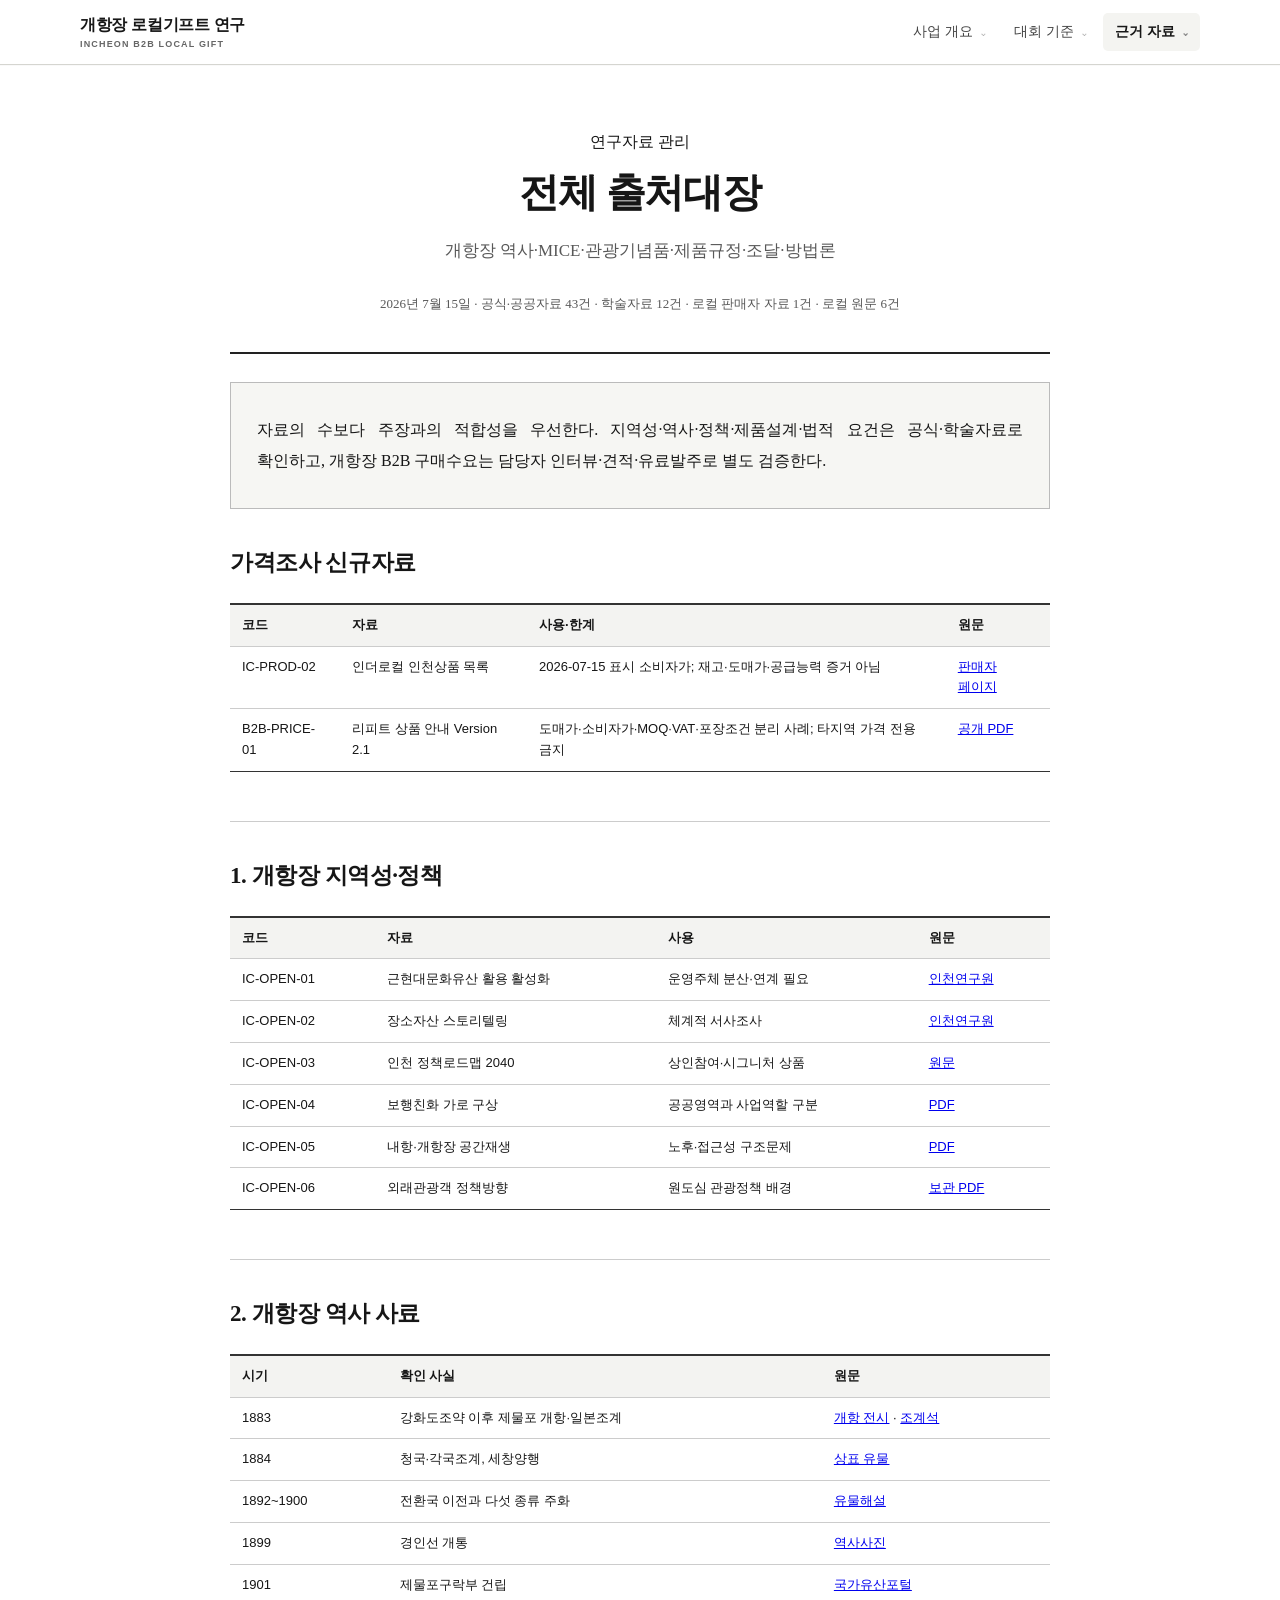
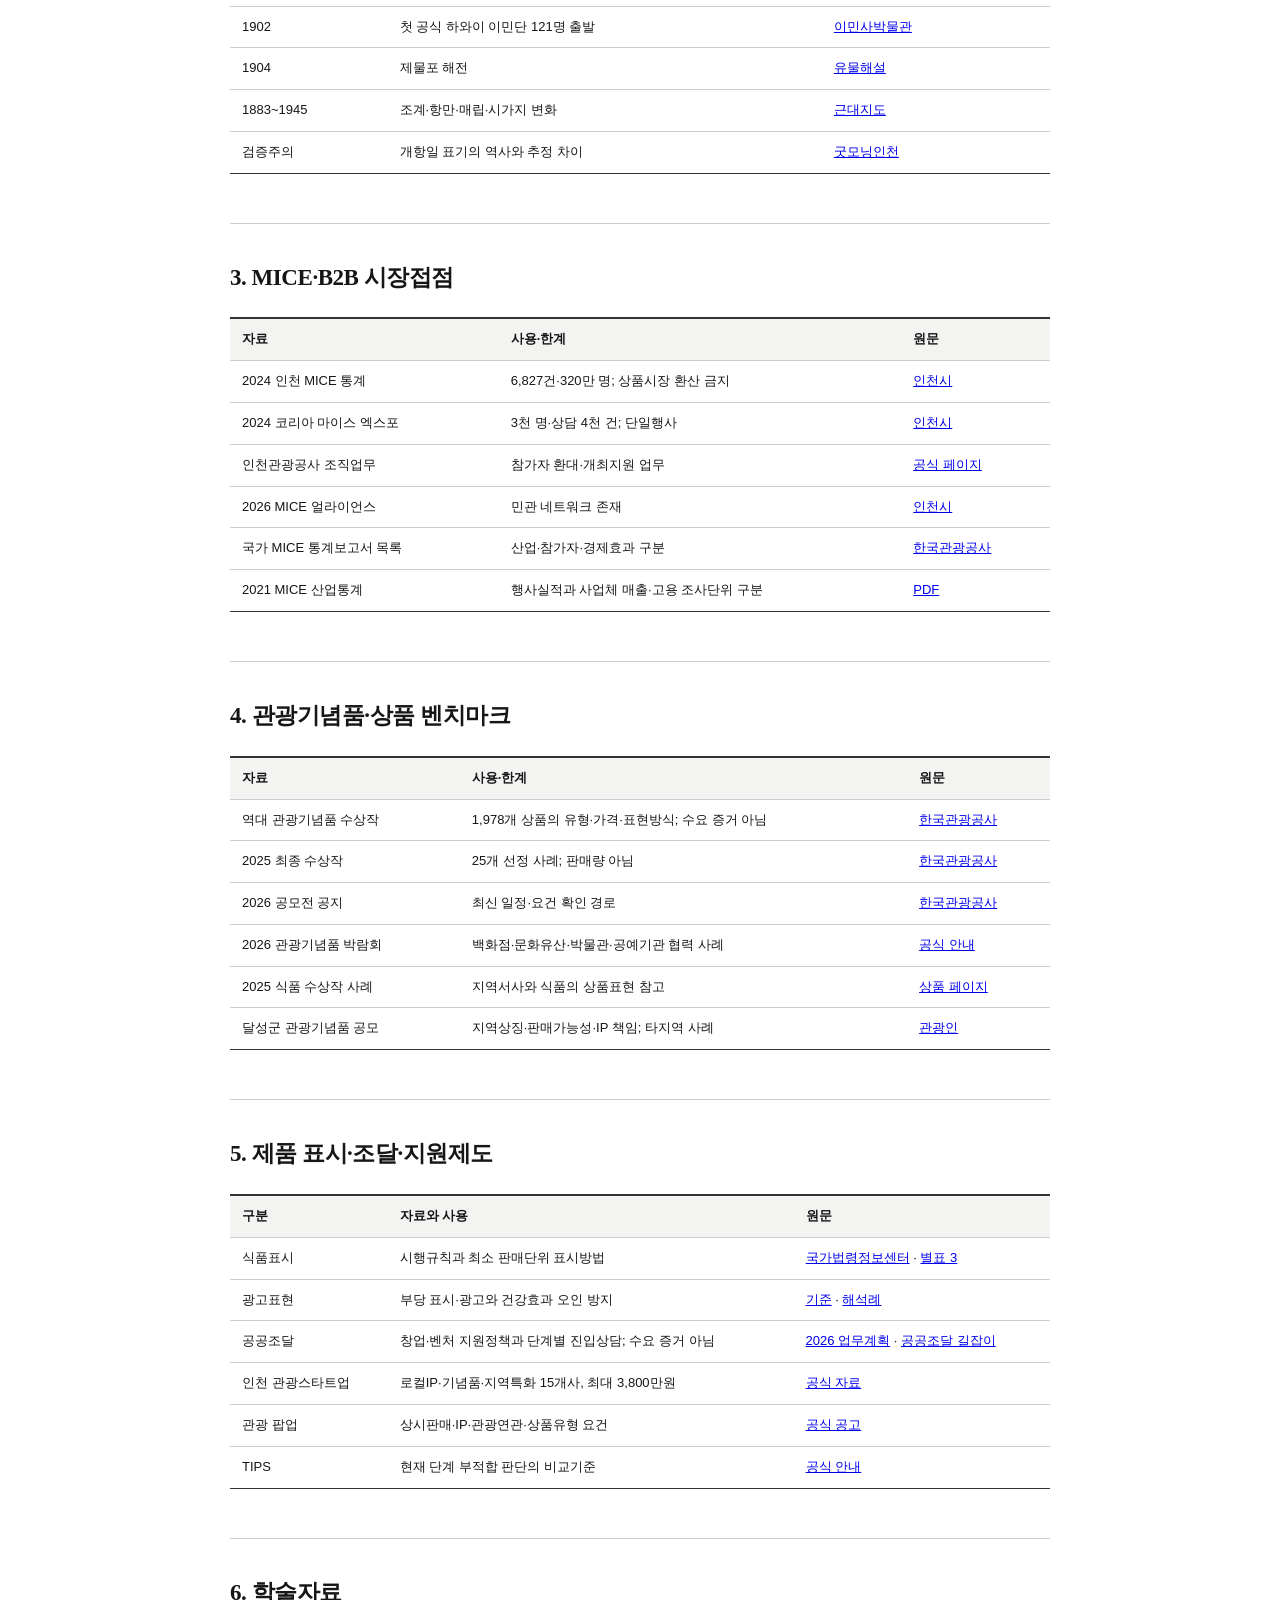
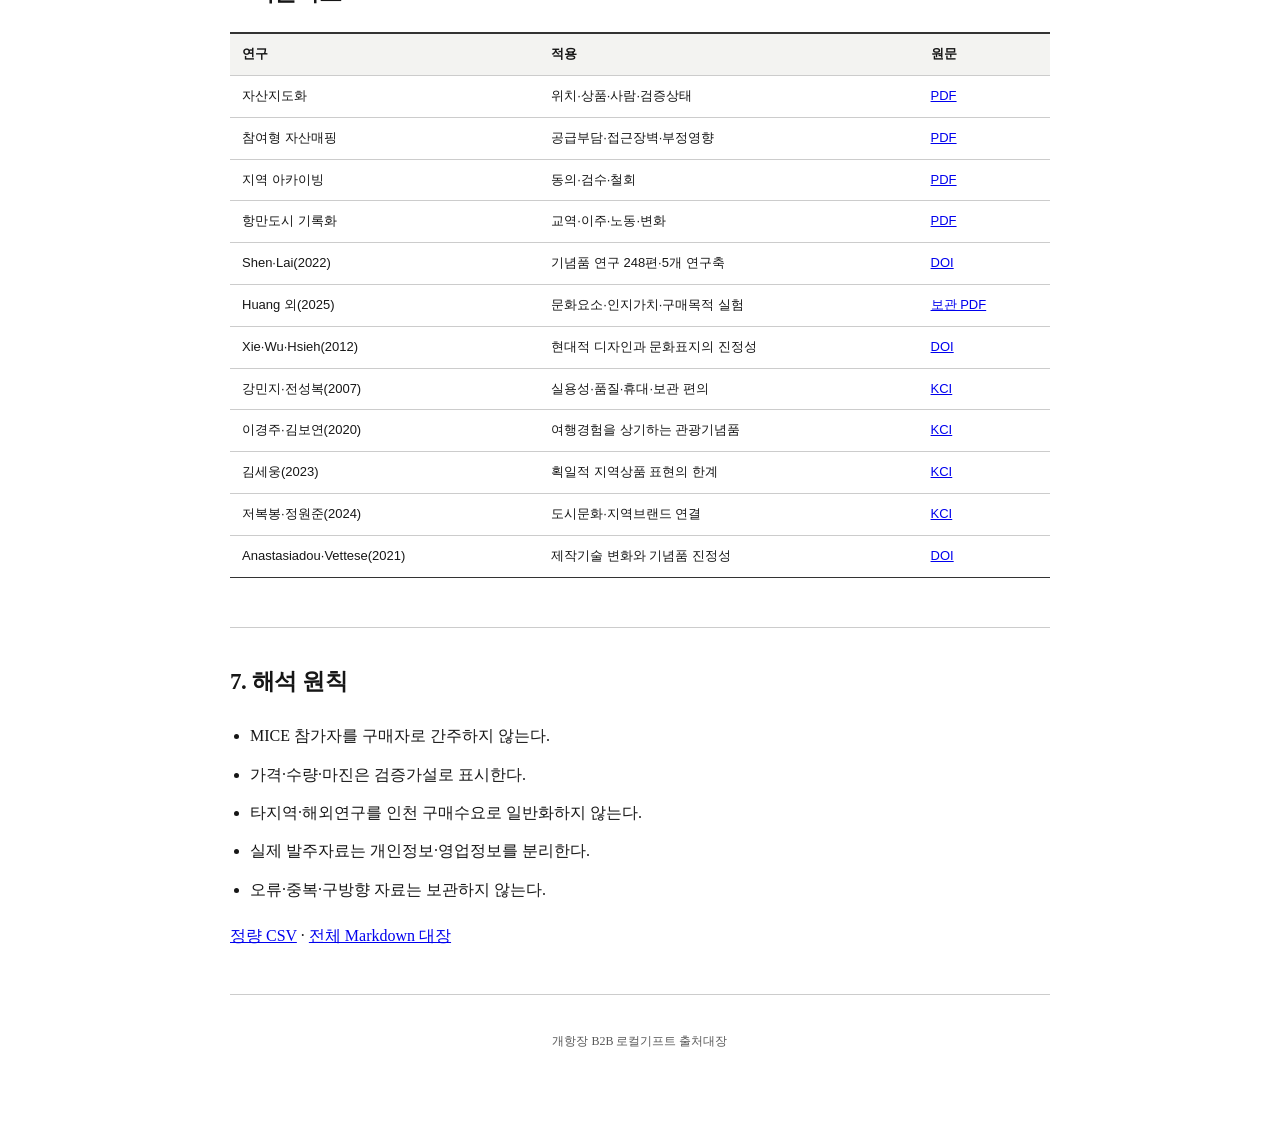
<file: docs/source_registry.html>
<!doctype html><html lang="ko"><head><meta charset="utf-8"><meta name="viewport" content="width=device-width,initial-scale=1"><title>개항장 B2B 로컬기프트 출처대장</title><link rel="stylesheet" href="paper.css?v=20260715-3"><link rel="stylesheet" href="app-shell.css"><script src="app.js?v=20260715-2" defer></script></head><body><article class="paper"><header class="title"><div>연구자료 관리</div><h1>전체 출처대장</h1><div class="subtitle">개항장 역사·MICE·관광기념품·제품규정·조달·방법론</div><div class="meta">2026년 7월 15일 · 공식·공공자료 43건 · 학술자료 12건 · 로컬 판매자 자료 1건 · 로컬 원문 6건</div></header>
<div class="abstract"><p>자료의 수보다 주장과의 적합성을 우선한다. 지역성·역사·정책·제품설계·법적 요건은 공식·학술자료로 확인하고, 개항장 B2B 구매수요는 담당자 인터뷰·견적·유료발주로 별도 검증한다.</p></div>
<section><h2>가격조사 신규자료</h2><div class="table"><table><thead><tr><th>코드</th><th>자료</th><th>사용·한계</th><th>원문</th></tr></thead><tbody><tr><td>IC-PROD-02</td><td>인더로컬 인천상품 목록</td><td>2026-07-15 표시 소비자가; 재고·도매가·공급능력 증거 아님</td><td><a href="https://inthelocal.co.kr/PBGoods">판매자 페이지</a></td></tr><tr><td>B2B-PRICE-01</td><td>리피트 상품 안내 Version 2.1</td><td>도매가·소비자가·MOQ·VAT·포장조건 분리 사례; 타지역 가격 전용 금지</td><td><a href="https://festival.kcef2025.com/images/exhibition/pdf_all/05_kor.pdf">공개 PDF</a></td></tr></tbody></table></div></section>
<section><h2>1. 개항장 지역성·정책</h2><div class="table"><table><thead><tr><th>코드</th><th>자료</th><th>사용</th><th>원문</th></tr></thead><tbody><tr><td>IC-OPEN-01</td><td>근현대문화유산 활용 활성화</td><td>운영주체 분산·연계 필요</td><td><a href="https://www.ii.re.kr/base/board/read?boardManagementNo=14&amp;boardNo=18130">인천연구원</a></td></tr><tr><td>IC-OPEN-02</td><td>장소자산 스토리텔링</td><td>체계적 서사조사</td><td><a href="https://www.ii.re.kr/base/board/read?boardManagementNo=14&amp;boardNo=15237">인천연구원</a></td></tr><tr><td>IC-OPEN-03</td><td>인천 정책로드맵 2040</td><td>상인참여·시그니처 상품</td><td><a href="https://www.ii.re.kr/base/linked/report/preview?atchSeq=1&amp;boardNo=18583&amp;div=A1&amp;projcd=1024GH0065&amp;seq=3">원문</a></td></tr><tr><td>IC-OPEN-04</td><td>보행친화 가로 구상</td><td>공공영역과 사업역할 구분</td><td><a href="https://www.ii.re.kr/storage/report/BB0000006078.pdf">PDF</a></td></tr><tr><td>IC-OPEN-05</td><td>내항·개항장 공간재생</td><td>노후·접근성 구조문제</td><td><a href="https://hanzhong.ii.re.kr/storage/report/BB0000005830.pdf">PDF</a></td></tr><tr><td>IC-OPEN-06</td><td>외래관광객 정책방향</td><td>원도심 관광정책 배경</td><td><a href="sources/incheon/incheon_foreign_tourism_policy_2025.pdf">보관 PDF</a></td></tr></tbody></table></div></section>
<section><h2>2. 개항장 역사 사료</h2><div class="table"><table><thead><tr><th>시기</th><th>확인 사실</th><th>원문</th></tr></thead><tbody><tr><td>1883</td><td>강화도조약 이후 제물포 개항·일본조계</td><td><a href="https://www.incheon.go.kr/museum/MU06110101/2048729">개항 전시</a> · <a href="https://www.incheon.go.kr/museum/MU010308/2066312">조계석</a></td></tr><tr><td>1884</td><td>청국·각국조계, 세창양행</td><td><a href="https://www.incheon.go.kr/museum/MU010308/2204132">상표 유물</a></td></tr><tr><td>1892~1900</td><td>전환국 이전과 다섯 종류 주화</td><td><a href="https://www.incheon.go.kr/museum/MU010308/2199495">유물해설</a></td></tr><tr><td>1899</td><td>경인선 개통</td><td><a href="https://www.incheon.go.kr/IC040316/1518853">역사사진</a></td></tr><tr><td>1901</td><td>제물포구락부 건립</td><td><a href="https://www.heritage.go.kr/heri/cul/culSelectDetail.do?VdkVgwKey=21%2C00170000%2C23&amp;pageNo=1_1_1_0">국가유산포털</a></td></tr><tr><td>1902</td><td>첫 공식 하와이 이민단 121명 출발</td><td><a href="https://www.incheon.go.kr/museum/MU040201">이민사박물관</a></td></tr><tr><td>1904</td><td>제물포 해전</td><td><a href="https://www.incheon.go.kr/museum/MU010308/2066307">유물해설</a></td></tr><tr><td>1883~1945</td><td>조계·항만·매립·시가지 변화</td><td><a href="https://www.incheon.go.kr/museum/MU010501/3019041">근대지도</a></td></tr><tr><td>검증주의</td><td>개항일 표기의 역사와 추정 차이</td><td><a href="https://www.incheon.go.kr/goodmorning/GOOD010501/view?curPage=&amp;nttNo=2042157&amp;srchCategoryCode=&amp;srchKey=&amp;srchPblicteIssnoCode=&amp;srchWord=">굿모닝인천</a></td></tr></tbody></table></div></section>
<section><h2>3. MICE·B2B 시장접점</h2><div class="table"><table><thead><tr><th>자료</th><th>사용·한계</th><th>원문</th></tr></thead><tbody><tr><td>2024 인천 MICE 통계</td><td>6,827건·320만 명; 상품시장 환산 금지</td><td><a href="https://www.incheon.go.kr/IC010205/view?curPage=1&amp;repSeq=DOM_0000000012371500">인천시</a></td></tr><tr><td>2024 코리아 마이스 엑스포</td><td>3천 명·상담 4천 건; 단일행사</td><td><a href="https://www.incheon.go.kr/IC010205/view?curPage=173&amp;repSeq=DOM_0000000011115777">인천시</a></td></tr><tr><td>인천관광공사 조직업무</td><td>참가자 환대·개최지원 업무</td><td><a href="https://www.ito.or.kr/main/organization/organizationStaffList.do?staffAll=1">공식 페이지</a></td></tr><tr><td>2026 MICE 얼라이언스</td><td>민관 네트워크 존재</td><td><a href="https://www.incheon.go.kr/IC010205/view?curPage=13&amp;repSeq=DOM_0000000014442331">인천시</a></td></tr><tr><td>국가 MICE 통계보고서 목록</td><td>산업·참가자·경제효과 구분</td><td><a href="https://k-mice.visitkorea.or.kr/convention_kr/pds/pds6_sub1.jsp">한국관광공사</a></td></tr><tr><td>2021 MICE 산업통계</td><td>행사실적과 사업체 매출·고용 조사단위 구분</td><td><a href="https://k-mice.visitkorea.or.kr/convention_kr/pds/e_book/2021/2021_MICE_SURVEY_file1.pdf">PDF</a></td></tr></tbody></table></div></section>
<section><h2>4. 관광기념품·상품 벤치마크</h2><div class="table"><table><thead><tr><th>자료</th><th>사용·한계</th><th>원문</th></tr></thead><tbody><tr><td>역대 관광기념품 수상작</td><td>1,978개 상품의 유형·가격·표현방식; 수요 증거 아님</td><td><a href="https://kto.visitkorea.or.kr/kor/souvenir/award/allAwardInfo.kto?lang=KOR">한국관광공사</a></td></tr><tr><td>2025 최종 수상작</td><td>25개 선정 사례; 판매량 아님</td><td><a href="https://kto.visitkorea.or.kr/kor/souvenir/news/noticeView.kto?searchId=371">한국관광공사</a></td></tr><tr><td>2026 공모전 공지</td><td>최신 일정·요건 확인 경로</td><td><a href="https://kto.visitkorea.or.kr/kor/souvenir/news/noticeList.kto">한국관광공사</a></td></tr><tr><td>2026 관광기념품 박람회</td><td>백화점·문화유산·박물관·공예기관 협력 사례</td><td><a href="https://kto.visitkorea.or.kr/kor/souvenir/exhb/exhbIntro.kto">공식 안내</a></td></tr><tr><td>2025 식품 수상작 사례</td><td>지역서사와 식품의 상품표현 참고</td><td><a href="https://kto.visitkorea.or.kr/kor/souvenir/award/allAwardInfoView.kto?searchId=2034">상품 페이지</a></td></tr><tr><td>달성군 관광기념품 공모</td><td>지역상징·판매가능성·IP 책임; 타지역 사례</td><td><a href="https://academy.visitkorea.or.kr/macademy/notice/bbs/detail.do?seq=2942">관광인</a></td></tr></tbody></table></div></section>
<section><h2>5. 제품 표시·조달·지원제도</h2><div class="table"><table><thead><tr><th>구분</th><th>자료와 사용</th><th>원문</th></tr></thead><tbody><tr><td>식품표시</td><td>시행규칙과 최소 판매단위 표시방법</td><td><a href="https://www.law.go.kr/LSW/lsInfoP.do?ancYnChk=0&amp;chrClsCd=010202&amp;efYd=20260101&amp;lsiSeq=267855&amp;urlMode=lsInfoP">국가법령정보센터</a> · <a href="https://law.go.kr/LSW/flDownload.do?bylClsCd=110201&amp;flSeq=147344923">별표 3</a></td></tr><tr><td>광고표현</td><td>부당 표시·광고와 건강효과 오인 방지</td><td><a href="https://www.law.go.kr/LSW/admRulInfoP.do?admRulSeq=2100000269428&amp;chrClsCd=010201">기준</a> · <a href="https://www.law.go.kr/LSW/cgmExpcInfoP.do?cgmExpcDatSeq=422650&amp;mode=2&amp;ofiClsCd=350123">해석례</a></td></tr><tr><td>공공조달</td><td>창업·벤처 지원정책과 단계별 진입상담; 수요 증거 아님</td><td><a href="https://www.pps.go.kr/kor/content.do?key=00647">2026 업무계획</a> · <a href="https://www.pps.go.kr/kor/bbs/list.do?key=01325">공공조달 길잡이</a></td></tr><tr><td>인천 관광스타트업</td><td>로컬IP·기념품·지역특화 15개사, 최대 3,800만원</td><td><a href="https://www.incheon.go.kr/IC010205/view?curPage=1&amp;repSeq=DOM_0000000014270239">공식 자료</a></td></tr><tr><td>관광 팝업</td><td>상시판매·IP·관광연관·상품유형 요건</td><td><a href="https://tourbiz.ito.or.kr/info/notice/detail?noticeIdx=255">공식 공고</a></td></tr><tr><td>TIPS</td><td>현재 단계 부적합 판단의 비교기준</td><td><a href="https://www.jointips.or.kr/about.php">공식 안내</a></td></tr></tbody></table></div></section>
<section><h2>6. 학술자료</h2><div class="table"><table><thead><tr><th>연구</th><th>적용</th><th>원문</th></tr></thead><tbody><tr><td>자산지도화</td><td>위치·상품·사람·검증상태</td><td><a href="sources/papers/krihs_2012_asset_based_community_activation.pdf">PDF</a></td></tr><tr><td>참여형 자산매핑</td><td>공급부담·접근장벽·부정영향</td><td><a href="sources/papers/dhital_2023_participatory_asset_mapping.pdf">PDF</a></td></tr><tr><td>지역 아카이빙</td><td>동의·검수·철회</td><td><a href="sources/papers/ksas_2009_regional_archiving.pdf">PDF</a></td></tr><tr><td>항만도시 기록화</td><td>교역·이주·노동·변화</td><td><a href="sources/papers/kslis_2024_port_city_regeneration_documentation.pdf">PDF</a></td></tr><tr><td>Shen·Lai(2022)</td><td>기념품 연구 248편·5개 연구축</td><td><a href="https://doi.org/10.1177/21582440221106734">DOI</a></td></tr><tr><td>Huang 외(2025)</td><td>문화요소·인지가치·구매목적 실험</td><td><a href="sources/papers/huang_et_al_2025_cultural_load_souvenir.pdf">보관 PDF</a></td></tr><tr><td>Xie·Wu·Hsieh(2012)</td><td>현대적 디자인과 문화표지의 진정성</td><td><a href="https://doi.org/10.1080/10548408.2012.691400">DOI</a></td></tr><tr><td>강민지·전성복(2007)</td><td>실용성·품질·휴대·보관 편의</td><td><a href="https://www.kci.go.kr/kciportal/ci/sereArticleSearch/ciSereArtiView.kci?sereArticleSearchBean.artiId=ART001201729">KCI</a></td></tr><tr><td>이경주·김보연(2020)</td><td>여행경험을 상기하는 관광기념품</td><td><a href="https://www.kci.go.kr/kciportal/landing/article.kci?arti_id=ART002637490">KCI</a></td></tr><tr><td>김세웅(2023)</td><td>획일적 지역상품 표현의 한계</td><td><a href="https://www.kci.go.kr/kciportal/ci/sereArticleSearch/ciSereArtiView.kci?sereArticleSearchBean.artiId=ART002942460">KCI</a></td></tr><tr><td>저복봉·정원준(2024)</td><td>도시문화·지역브랜드 연결</td><td><a href="https://www.kci.go.kr/kciportal/ci/sereArticleSearch/ciSereArtiView.kci?sereArticleSearchBean.artiId=ART003092953">KCI</a></td></tr><tr><td>Anastasiadou·Vettese(2021)</td><td>제작기술 변화와 기념품 진정성</td><td><a href="https://doi.org/10.1016/j.annals.2021.103188">DOI</a></td></tr></tbody></table></div></section>
<section><h2>7. 해석 원칙</h2><ul class="evidence"><li>MICE 참가자를 구매자로 간주하지 않는다.</li><li>가격·수량·마진은 검증가설로 표시한다.</li><li>타지역·해외연구를 인천 구매수요로 일반화하지 않는다.</li><li>실제 발주자료는 개인정보·영업정보를 분리한다.</li><li>오류·중복·구방향 자료는 보관하지 않는다.</li></ul><p><a href="data/incheon_b2b_evidence.csv">정량 CSV</a> · <a href="source_registry.md">전체 Markdown 대장</a></p></section><div class="foot">개항장 B2B 로컬기프트 출처대장</div></article></body></html>
</file>
<file: docs/paper.css>
:root{--ink:#161616;--muted:#595959;--line:#b9b9b9;--paper:#fff;--nav:#f4f4f2}*{box-sizing:border-box}html{scroll-behavior:smooth}body{margin:0;color:var(--ink);background:var(--paper);font-family:"Noto Serif KR","Nanum Myeongjo","Batang",serif;font-size:16px;line-height:1.9;word-break:keep-all}.top{position:sticky;top:0;z-index:10;background:rgba(255,255,255,.97);border-bottom:1px solid #aaa}.nav{display:flex;gap:2px;width:min(980px,calc(100% - 24px));margin:auto;padding:8px 0;overflow-x:auto;white-space:nowrap;font-family:Pretendard,"Noto Sans KR",sans-serif}.nav a{flex:0 0 auto;padding:6px 10px;color:#444;text-decoration:none;font-size:13px}.nav a:hover,.nav a.active{color:#000;background:var(--nav);text-decoration:underline;text-underline-offset:4px}.paper{width:min(820px,calc(100% - 30px));margin:48px auto 90px}.title{text-align:center;padding:22px 0 36px;border-bottom:2px solid #222}.title h1{margin:8px 0 14px;font-size:clamp(28px,5vw,40px);line-height:1.4;letter-spacing:-.03em}.title .subtitle{color:var(--muted);font-size:17px}.meta{margin-top:24px;font-size:13px;color:var(--muted)}section{padding:32px 0;border-bottom:1px solid #ccc}h2{margin:0 0 18px;font-size:23px;letter-spacing:-.02em}h3{margin:25px 0 9px;font-size:18px}p{margin:10px 0;text-align:justify}.abstract{margin-top:28px;padding:22px 26px;background:#f6f6f3;border:1px solid #bbb}.abstract h2{text-align:center;font-size:18px}.keywords{margin-top:16px;font-size:14px}.mission{margin:18px 0;padding:17px 20px;border-top:1px solid #333;border-bottom:1px solid #333;text-align:center;font-weight:700}.table{overflow:auto;margin:17px 0;border-top:2px solid #333;border-bottom:1px solid #333}table{width:100%;min-width:650px;border-collapse:collapse;font-family:Pretendard,"Noto Sans KR",sans-serif;font-size:13px;line-height:1.6}th,td{padding:10px 12px;text-align:left;vertical-align:top;border-bottom:1px solid #ccc}th{background:#f3f3f1;font-weight:700}tr:last-child td{border-bottom:0}.figure{margin:22px 0;padding:18px;border:1px solid #aaa;font-family:Pretendard,"Noto Sans KR",sans-serif;font-size:14px;text-align:center}.flow{display:flex;align-items:center;justify-content:center;gap:8px;flex-wrap:wrap}.flow span{padding:9px 12px;border:1px solid #777}.flow i{font-style:normal}.caption{margin-top:12px;color:var(--muted);font-size:12px}.evidence{padding-left:20px}.evidence li+li{margin-top:8px}.note{font-size:14px;color:var(--muted)}.references{padding-left:3.8em;font-size:14px}.references li{position:relative;list-style:none}.references li::before{position:absolute;right:calc(100% + .7em);width:3em;content:"[" counter(list-item) "]";font-family:Pretendard,"Noto Sans KR",sans-serif;font-weight:700;font-variant-numeric:tabular-nums;text-align:right}.references li+li{margin-top:9px}.foot{margin-top:35px;text-align:center;color:var(--muted);font-size:12px}@media(max-width:600px){body{font-size:15px}.paper{margin-top:25px}.abstract{padding:17px}.flow{display:grid;grid-template-columns:1fr}.flow i{transform:rotate(90deg)}p{text-align:left}}
</file>
<file: docs/app-shell.css>
:root{--app-ink:#171717;--app-muted:#666;--app-line:#d5d5d0;--app-surface:#fff;--app-soft:#f4f4f1}
.app-header{position:sticky;top:0;z-index:100;background:rgba(255,255,255,.98);border-bottom:1px solid var(--app-line);font-family:Pretendard,"Noto Sans KR",Arial,sans-serif;line-height:1.4;box-shadow:0 1px 0 rgba(0,0,0,.025)}
.app-header-inner{display:flex;align-items:center;width:min(1120px,calc(100% - 32px));height:64px;margin:auto}
.app-brand{display:flex;flex-direction:column;flex:0 0 auto;color:var(--app-ink)!important;text-decoration:none!important;letter-spacing:-.02em}
.app-brand span{font-size:16px;font-weight:750}.app-brand small{margin-top:2px;color:var(--app-muted);font-size:9px;font-weight:650;letter-spacing:.13em}
.app-nav{display:flex;align-self:stretch;gap:4px;margin-left:auto}
.app-nav-group{position:relative;display:flex;align-items:center}
.app-nav-group>button{display:flex;align-items:center;gap:7px;padding:9px 12px;border:0;border-radius:5px;background:transparent;color:#444;font:inherit;font-size:14px;cursor:pointer}
.app-nav-group>button span{color:#888;font-size:12px;transition:transform .18s}.app-nav-group.is-open>button span{transform:rotate(180deg)}
.app-nav-group>button:hover,.app-nav-group.section-active>button,.app-nav-group.is-open>button{background:var(--app-soft);color:var(--app-ink)}
.app-nav-group.section-active>button{font-weight:700}
.app-nav-menu{position:absolute;top:calc(100% - 5px);right:0;display:none;width:220px;padding:7px;background:var(--app-surface);border:1px solid var(--app-line);border-radius:7px;box-shadow:0 12px 30px rgba(0,0,0,.11)}
.app-nav-group.is-open .app-nav-menu{display:grid}
.app-nav-menu a{padding:10px 12px;border-radius:4px;color:#3f3f3f!important;text-decoration:none!important;font-size:13px}
.app-nav-menu a:hover,.app-nav-menu a.active{background:var(--app-soft);color:#000!important}.app-nav-menu a.active{font-weight:750}.app-nav-menu a.active::before{content:"•";margin-right:7px}
.app-menu-toggle{display:none;margin-left:auto;padding:8px 10px;border:1px solid var(--app-line);border-radius:5px;background:#fff;color:#333;font:inherit;font-size:13px;cursor:pointer}
.app-menu-toggle i,.app-menu-toggle i::before,.app-menu-toggle i::after{display:block;width:16px;height:1px;background:#333;content:""}.app-menu-toggle i{position:relative;margin-left:8px}.app-menu-toggle i::before{position:absolute;top:-5px}.app-menu-toggle i::after{position:absolute;top:5px}
.app-location{display:none}.app-header+.paper,.app-header+.wrap{margin-top:40px}
@media(max-width:760px){
  .app-header-inner{height:58px;width:calc(100% - 24px)}.app-menu-toggle{display:flex;align-items:center}
  .app-nav{position:absolute;top:58px;left:0;right:0;display:none;margin:0;padding:8px 12px 14px;background:#fff;border-bottom:1px solid var(--app-line);box-shadow:0 12px 24px rgba(0,0,0,.08)}.app-nav.is-open{display:block}
  .app-nav-group{display:block;border-bottom:1px solid #ecece8}.app-nav-group:last-child{border-bottom:0}.app-nav-group>button{justify-content:space-between;width:100%;padding:12px 8px;font-weight:700}
  .app-nav-menu{position:static;width:auto;padding:0 0 8px 8px;border:0;border-radius:0;box-shadow:none}.app-nav-menu a{padding:9px 11px}
  .app-location{display:flex;gap:8px;padding:6px 12px;background:#f6f6f3;border-top:1px solid #e5e5e1;color:#3f3f3f;font-size:11px;white-space:nowrap;overflow:hidden;text-overflow:ellipsis}.app-location span{color:#777}.app-header+.paper,.app-header+.wrap{margin-top:25px}
}
@media print{.app-header{display:none!important}}
.citation-link{margin:0 .08em;color:#1b4f8a!important;font-family:Pretendard,"Noto Sans KR",sans-serif;font-size:.86em;font-weight:700;text-decoration:none!important;vertical-align:super}.citation-link:hover,.citation-link:focus{text-decoration:underline!important;text-underline-offset:3px}.references li:target{scroll-margin-top:95px;background:#fff4c7;outline:4px solid #fff4c7}
@media(prefers-reduced-motion:reduce){*{scroll-behavior:auto!important;transition:none!important}}
@view-transition{navigation:auto}
.report-visual{margin:26px 0;font-family:Pretendard,"Noto Sans KR",sans-serif}.report-visual img{display:block;width:100%;height:auto;border:1px solid #aaa;background:#faf9f6}.report-visual figcaption{margin-top:9px;color:#595959;font-size:12px;line-height:1.6;text-align:left}.report-visual.hero img{aspect-ratio:16/9;object-fit:cover}
</file>
<file: docs/rewater/rewater.css>
@import url('https://fonts.googleapis.com/css2?family=DM+Sans:wght@400;500;600;700&family=Noto+Sans+KR:wght@400;500;600;700;800&display=swap');

:root{--ink:#10231d;--paper:#f3f0e8;--acid:#c8ff35;--mint:#7de0bd;--blue:#57aee5;--line:rgba(16,35,29,.18);--sans:"DM Sans","Noto Sans KR",sans-serif}
*{box-sizing:border-box}html{scroll-behavior:smooth}body{margin:0;background:var(--paper);color:var(--ink);font-family:var(--sans);word-break:keep-all}a{color:inherit;text-decoration:none}.site-header{position:sticky;top:0;z-index:20;display:flex;align-items:center;height:72px;padding:0 max(28px,calc((100vw - 1240px)/2));background:rgba(243,240,232,.92);border-bottom:1px solid var(--line);backdrop-filter:blur(14px)}.brand{display:flex;align-items:center;gap:10px;font-size:14px;font-weight:800;letter-spacing:.05em}.brand-mark{display:grid;place-items:center;width:34px;height:34px;background:var(--ink);border-radius:50%;color:var(--acid);font-weight:800}.site-header nav{display:flex;gap:28px;margin-left:auto;font-size:13px;font-weight:600}.site-header nav a:hover{opacity:.55}.header-cta{margin-left:32px;padding:11px 17px;background:var(--ink);color:#fff;font-size:12px;font-weight:700}.hero{display:grid;grid-template-columns:1.05fr .95fr;min-height:720px;max-width:1400px;margin:auto;padding:110px 80px 90px}.eyebrow,.section-label{margin:0 0 28px;font-size:11px;font-weight:800;letter-spacing:.18em}.hero h1,.thesis h2,.section-heading h2,.product h2,.business h2,.impact h2{margin:0;font-size:clamp(48px,6vw,88px);line-height:1.04;letter-spacing:-.07em}.hero h1 em{color:#3a936f;font-style:normal}.hero-lead{max-width:650px;margin:36px 0 0;font-size:18px;line-height:1.8}.hero-actions{display:flex;align-items:center;gap:26px;margin-top:48px}.button{font-size:13px;font-weight:700}.button.primary{padding:16px 21px;background:var(--acid);border:1px solid var(--ink)}.button.text span{margin-left:8px}.loop-graphic{position:relative;align-self:center;height:500px}.country{position:absolute;z-index:2;display:flex;flex-direction:column;width:210px;height:210px;padding:30px;border-radius:50%;color:#071b14}.country small{font-size:10px;font-weight:800;letter-spacing:.15em}.country strong{margin:12px 0;font-size:36px;letter-spacing:-.06em}.country span{font-size:13px;line-height:1.6}.country.korea{top:20px;left:5%;background:var(--mint)}.country.taiwan{right:3%;bottom:34px;background:var(--blue)}.orbit{position:absolute;inset:70px 18% 60px 16%;border:1px solid var(--ink);border-radius:50%;transform:rotate(-18deg)}.orbit:before,.orbit:after{position:absolute;width:9px;height:9px;background:var(--acid);border:3px solid var(--ink);border-radius:50%;content:""}.orbit:before{top:7%;right:17%}.orbit:after{bottom:8%;left:18%}.orbit span{position:absolute;padding:4px 8px;background:var(--paper);font-size:10px;font-weight:800;letter-spacing:.12em}.orbit span:first-child{top:15%;right:-3%}.orbit span:last-child{bottom:14%;left:-5%}.loop-graphic>p{position:absolute;bottom:0;left:10%;margin:0;font-size:10px;font-weight:800;letter-spacing:.2em}.thesis{display:grid;grid-template-columns:1fr 2fr 1.15fr;gap:60px;padding:120px max(40px,calc((100vw - 1240px)/2));border-top:1px solid var(--line)}.thesis h2,.section-heading h2,.product h2,.business h2,.impact h2{font-size:clamp(38px,4.7vw,68px)}.thesis>div>p,.product-copy>p,.section-heading>p:last-child{max-width:660px;margin:34px 0 0;font-size:16px;line-height:1.85;color:#40514b}.thesis-points{margin:0}.thesis-points div{padding:22px 0;border-top:1px solid var(--line)}.thesis-points dt{margin-bottom:9px;font-size:12px;font-weight:800}.thesis-points dd{margin:0;font-size:14px;line-height:1.7;color:#52615c}.model{padding:120px max(40px,calc((100vw - 1240px)/2));background:var(--ink);color:#eef6f1}.section-label.light{color:var(--acid)}.loop-steps{display:grid;grid-template-columns:repeat(6,1fr);margin:80px 0 0;padding:0;list-style:none;border-top:1px solid rgba(255,255,255,.25)}.loop-steps li{min-height:240px;padding:22px 20px;border-right:1px solid rgba(255,255,255,.2)}.loop-steps li:first-child{border-left:1px solid rgba(255,255,255,.2)}.loop-steps span{color:var(--acid);font-size:10px;font-weight:800}.loop-steps strong{display:block;margin:38px 0 18px;font-size:23px}.loop-steps p{margin:0;color:#aab9b3;font-size:13px;line-height:1.7}.product{display:grid;grid-template-columns:1.1fr .9fr;gap:120px;padding:140px max(40px,calc((100vw - 1240px)/2))}.product-copy ul{margin:50px 0 0;padding:0;list-style:none}.product-copy li{display:flex;gap:22px;padding:22px 0;border-top:1px solid var(--line)}.product-copy li>span{display:grid;place-items:center;flex:0 0 auto;width:34px;height:34px;border:1px solid var(--ink);border-radius:50%;font-size:11px;font-weight:800}.product-copy li strong{font-size:16px}.product-copy li p{margin:5px 0 0;color:#52615c;font-size:13px;line-height:1.6}.cartridge{position:relative;align-self:center;max-width:400px;margin:auto;padding:16px 52px}.cap{height:62px;background:var(--ink);border-radius:16px}.cap.top:before{display:block;width:55px;height:30px;margin:auto;background:var(--ink);border-radius:6px;transform:translateY(-25px);content:""}.layer{display:grid;place-items:center;height:90px;border:3px solid var(--ink);border-top:0;font-size:12px;font-weight:800;letter-spacing:.05em}.layer.sensor{height:58px;background:var(--acid)}.layer.media{height:180px;background:repeating-linear-gradient(135deg,#67c7a5,#67c7a5 8px,#79d8b6 8px,#79d8b6 16px)}.layer.support{background:#c5d7d0}.cap.bottom{height:44px;border-radius:0 0 16px 16px}.cartridge>p{text-align:center;font-size:9px;font-weight:800;letter-spacing:.15em}.business{padding:120px max(40px,calc((100vw - 1240px)/2));background:var(--acid)}.section-heading.dark{display:grid;grid-template-columns:2fr 1fr;gap:70px}.section-heading.dark p{color:#35442f}.business-grid{display:grid;grid-template-columns:repeat(4,1fr);margin-top:80px;border-top:1px solid var(--ink);border-left:1px solid var(--ink)}.business-grid article{min-height:250px;padding:26px;border-right:1px solid var(--ink);border-bottom:1px solid var(--ink)}.business-grid small{font-size:10px;font-weight:800;letter-spacing:.15em}.business-grid h3{margin:50px 0 16px;font-size:22px}.business-grid p{margin:0;font-size:13px;line-height:1.7}.customer-line{display:flex;align-items:center;gap:20px;margin-top:42px;font-size:13px}.customer-line span{margin-right:auto;font-size:11px;font-weight:800;letter-spacing:.12em}.customer-line p{font-weight:700}.roadmap{padding:130px max(40px,calc((100vw - 1240px)/2))}.roadmap-list{display:grid;grid-template-columns:repeat(4,1fr);margin-top:80px}.roadmap-list article{display:flex;flex-direction:column;min-height:310px;padding:25px;border-top:1px solid var(--ink);border-right:1px solid var(--line)}.roadmap-list article:last-child{border-right:0}.roadmap-list span{color:#3a936f;font-size:10px;font-weight:800;letter-spacing:.15em}.roadmap-list h3{margin:34px 0 15px;font-size:23px}.roadmap-list p{margin:0;color:#52615c;font-size:13px;line-height:1.75}.roadmap-list b{margin-top:auto;font-size:11px}.validation-note{display:grid;grid-template-columns:160px 1fr;gap:30px;margin-top:40px;padding:24px;border:1px solid var(--line);background:#ebe7dc}.validation-note strong{font-size:12px}.validation-note p{margin:0;color:#52615c;font-size:13px;line-height:1.7}.impact{padding:120px max(40px,calc((100vw - 1240px)/2));background:#165445;color:#fff}.impact-equation{display:grid;grid-template-columns:1fr auto 1fr auto 1fr auto 1fr;align-items:center;gap:18px;margin-top:70px}.impact-equation div{padding:25px 20px;border:1px solid rgba(255,255,255,.35)}.impact-equation span{display:block;margin-bottom:28px;color:#9dbcb3;font-size:9px;font-weight:800;letter-spacing:.15em}.impact-equation strong{font-size:16px}.impact-equation .result{background:var(--acid);border-color:var(--acid);color:var(--ink)}.impact-equation .result span{color:#52611f}footer{display:grid;grid-template-columns:1fr 2fr auto;align-items:center;gap:30px;padding:48px max(40px,calc((100vw - 1240px)/2));background:#0a1914;color:#dce7e1}footer p{font-size:12px;text-align:center}footer small{color:#85968f;font-size:9px;letter-spacing:.12em}
@media(max-width:900px){.site-header nav{display:none}.header-cta{margin-left:auto}.hero{grid-template-columns:1fr;padding:80px 30px}.loop-graphic{margin-top:70px}.thesis{grid-template-columns:1fr}.loop-steps{grid-template-columns:repeat(2,1fr)}.product{grid-template-columns:1fr}.section-heading.dark{grid-template-columns:1fr}.business-grid,.roadmap-list{grid-template-columns:repeat(2,1fr)}.impact-equation{grid-template-columns:1fr}.impact-equation>b{text-align:center}.customer-line{flex-wrap:wrap}.customer-line span{width:100%;margin:0}.impact-equation{gap:8px}footer{grid-template-columns:1fr;text-align:center}footer .brand{justify-content:center}}
@media(max-width:560px){.site-header{height:62px;padding:0 18px}.header-cta{display:none}.hero{min-height:auto;padding:72px 22px}.hero h1{font-size:48px}.hero-lead{font-size:16px}.loop-graphic{height:390px}.country{width:160px;height:160px;padding:23px}.country strong{font-size:28px}.country span{font-size:11px}.thesis,.model,.product,.business,.roadmap,.impact{padding:90px 22px}.loop-steps,.business-grid,.roadmap-list{grid-template-columns:1fr}.loop-steps li{min-height:170px}.product{gap:70px}.cartridge{padding:16px 35px}.business-grid article{min-height:210px}.roadmap-list article{min-height:250px;border-right:0}.validation-note{grid-template-columns:1fr}.customer-line i{display:none}.customer-line p{width:100%;margin:3px 0}.impact h2{font-size:40px}}
@media(prefers-reduced-motion:reduce){html{scroll-behavior:auto}}

/* PSST feasibility brief */
.brief-hero{display:grid;grid-template-columns:1.4fr .6fr;gap:90px;max-width:1240px;margin:auto;padding:110px 0 90px}.brief-hero h1,.references-hero h1{margin:0;font-size:clamp(54px,6.4vw,92px);line-height:1.02;letter-spacing:-.075em}.brief-hero h1 em{color:#3a936f;font-style:normal}.brief-hero>div>p:last-child,.references-hero>p:last-child{max-width:700px;margin:35px 0 0;color:#41534c;font-size:18px;line-height:1.8}.verdict-card{align-self:end;padding:30px;background:var(--ink);color:#fff}.verdict-card>span{color:var(--acid);font-size:10px;font-weight:800;letter-spacing:.15em}.verdict-card>strong{display:block;margin:18px 0;font-size:38px}.verdict-card>p{color:#bdcbc5;font-size:13px;line-height:1.7}.verdict-card dl{margin:25px 0 0}.verdict-card dl div{display:flex;justify-content:space-between;padding:11px 0;border-top:1px solid rgba(255,255,255,.2);font-size:12px}.verdict-card dt{color:#91a49c}.verdict-card dd{margin:0;font-weight:800}.verdict-card .good{color:var(--acid)}.verdict-card .warn{color:#ffc96b}.psst-bar{display:flex;align-items:center;max-width:1240px;margin:0 auto 100px;padding:25px 30px;border:1px solid var(--ink)}.psst-bar a{display:flex;align-items:center;gap:12px}.psst-bar b{display:grid;place-items:center;width:35px;height:35px;background:var(--ink);border-radius:50%;color:var(--acid)}.psst-bar span{font-size:12px;font-weight:800;text-transform:uppercase;letter-spacing:.08em}.psst-bar i{flex:1;height:1px;margin:0 25px;background:var(--line)}.chapter{padding:115px max(40px,calc((100vw - 1240px)/2))}.chapter-head{display:grid;grid-template-columns:120px 1fr;align-items:start;margin-bottom:100px}.chapter-head>span{display:grid;place-items:center;width:76px;height:76px;background:var(--acid);border:1px solid var(--ink);border-radius:50%;font-size:32px;font-weight:800}.chapter-head p{margin:0 0 15px;font-size:11px;font-weight:800;letter-spacing:.18em}.chapter-head h2{margin:0;font-size:clamp(46px,5.3vw,76px);line-height:1.05;letter-spacing:-.065em}.research-block{padding:75px 0;border-top:1px solid var(--line)}.block-title{display:grid;grid-template-columns:120px 1fr;align-items:center;margin-bottom:50px}.block-title span{font-size:10px;font-weight:800;letter-spacing:.15em}.block-title h3{margin:0;font-size:31px;letter-spacing:-.04em}.block-title mark{margin-left:10px;padding:5px 8px;background:#e2ded2;color:#68736e;font-size:9px;letter-spacing:.1em;vertical-align:middle}.evidence-grid{display:grid;grid-template-columns:repeat(3,1fr);border-top:1px solid var(--ink);border-left:1px solid var(--ink)}.metric{min-height:270px;padding:30px;border-right:1px solid var(--ink);border-bottom:1px solid var(--ink)}.metric strong{font-size:70px;letter-spacing:-.06em}.metric strong small{margin-left:5px;font-size:16px}.metric p{margin:65px 0 0;font-size:14px;line-height:1.7}.cite{margin-left:4px;color:#286f58;font-size:.8em;font-weight:800;vertical-align:super}.analysis{margin:30px 0 0;padding:22px 25px;background:#e8e4d9;font-size:13px;line-height:1.75}.split-content{display:grid;grid-template-columns:1fr 1fr;gap:60px;margin-left:120px}.split-content h4{margin:0 0 25px;font-size:23px}.split-content p{color:#4d5d57;font-size:14px;line-height:1.85}.lead-copy{max-width:800px;margin:-15px 0 35px 120px;color:#4d5d57;font-size:15px;line-height:1.8}.interview-board{display:grid;grid-template-columns:repeat(3,1fr);margin-left:120px;border-top:1px solid var(--ink);border-left:1px solid var(--ink)}.interview-board>div{min-height:260px;padding:26px;border-right:1px solid var(--ink);border-bottom:1px solid var(--ink)}.interview-board span{color:#3a936f;font-size:10px;font-weight:800}.interview-board h4{margin:40px 0 17px;font-size:20px;line-height:1.4}.interview-board p{color:#55645e;font-size:12px;line-height:1.7}.interview-rule{display:grid;grid-template-columns:120px repeat(3,1fr);gap:20px;margin:30px 0 0;padding:20px 25px;background:var(--acid);font-size:11px;line-height:1.5}.definition blockquote{margin:0 0 30px 120px;padding:0;max-width:950px;font-size:clamp(30px,3.8vw,50px);font-weight:700;line-height:1.35;letter-spacing:-.04em}.definition>p{margin-left:120px;color:#596860;font-size:13px}.dark-chapter{background:var(--ink);color:#eff6f2}.dark-chapter .chapter-head>span{color:var(--ink)}.dark-chapter .research-block{border-color:rgba(255,255,255,.22)}.dark-chapter .block-title mark{background:#293e36;color:#a7b7b0}.solution-flow{display:grid;grid-template-columns:1fr auto 1.4fr auto 1fr auto 1fr;align-items:stretch;gap:14px;margin-left:120px}.solution-flow>div{padding:25px;border:1px solid rgba(255,255,255,.35)}.solution-flow>i{align-self:center;color:var(--acid);font-style:normal}.solution-flow small{color:#94aaa1;font-size:9px;font-weight:800;letter-spacing:.15em}.solution-flow strong{display:block;margin:28px 0 9px;font-size:17px}.solution-flow p{margin:0;color:#9fb0a9;font-size:11px}.solution-flow .focus{background:var(--acid);border-color:var(--acid);color:var(--ink)}.solution-flow .focus small,.solution-flow .focus p{color:#52651f}.research-finding{display:grid;grid-template-columns:120px 1fr;gap:25px;margin:35px 0 0 120px;padding:25px;border:1px solid rgba(255,255,255,.2)}.research-finding b{color:var(--acid);font-size:11px}.research-finding p{margin:0;color:#bdcac5;font-size:13px;line-height:1.75}.dark-chapter .cite{color:var(--acid)}.bm-grid,.moat-grid{display:grid;grid-template-columns:repeat(4,1fr);margin-left:120px;border-top:1px solid rgba(255,255,255,.4);border-left:1px solid rgba(255,255,255,.4)}.bm-grid>div,.moat-grid>div{min-height:230px;padding:25px;border-right:1px solid rgba(255,255,255,.4);border-bottom:1px solid rgba(255,255,255,.4)}.bm-grid span{color:var(--acid);font-size:9px;font-weight:800}.bm-grid strong{display:block;margin:55px 0 15px;font-size:18px}.bm-grid p{color:#aebdb6;font-size:12px;line-height:1.7}.dark-chapter .analysis{margin-left:120px;background:#243830;color:#c7d2ce}.comparison{margin-left:120px;border-top:1px solid rgba(255,255,255,.35)}.comparison>div{display:grid;grid-template-columns:180px 1fr 1fr;gap:30px;padding:24px 15px;border-bottom:1px solid rgba(255,255,255,.2)}.comparison p{margin:0;color:#b4c1bc;font-size:12px;line-height:1.7}.comparison-head{color:#92a59d;font-size:9px;font-weight:800;letter-spacing:.12em}.persona{display:grid;grid-template-columns:280px 1fr;margin-left:120px;border:1px solid rgba(255,255,255,.35)}.persona-id{padding:30px;background:var(--acid);color:var(--ink)}.persona-id>span{font-size:9px;font-weight:800}.persona-id>strong{display:block;margin:45px 0 10px;font-size:55px}.persona-id p{font-size:12px;line-height:1.7}.persona>div:last-child{padding:35px}.persona h4{margin:0 0 30px;font-size:25px}.persona dl{display:grid;grid-template-columns:1fr 1fr;margin:0}.persona dl div{padding:15px 15px 15px 0;border-top:1px solid rgba(255,255,255,.2)}.persona dt{color:var(--acid);font-size:9px;font-weight:800}.persona dd{margin:8px 0 0;color:#b7c4bf;font-size:11px;line-height:1.6}.customer-map{display:flex;align-items:center;justify-content:space-between;gap:15px;margin:25px 0 0 120px;padding:22px;background:#263b33;font-size:9px;letter-spacing:.1em}.customer-map b{display:block;margin-top:6px;color:#fff;font-size:12px;letter-spacing:0}.customer-map i{color:var(--acid);font-style:normal}.market-sizing{display:grid;grid-template-columns:repeat(3,1fr);margin-left:120px;border:1px solid var(--ink)}.market-sizing>div{min-height:260px;padding:28px;border-right:1px solid var(--ink)}.market-sizing>div:last-child{border:0}.market-sizing span{color:#3a936f;font-size:11px;font-weight:800;letter-spacing:.15em}.market-sizing strong{display:block;margin:45px 0 20px;font-size:20px}.market-sizing p{font-size:13px}.market-sizing small{color:#69756f;font-size:10px}.assumption-box{display:grid;grid-template-columns:150px 1fr;margin:28px 0 0 120px;padding:25px;background:#e5e1d6;font-size:12px}.assumption-box ol{display:grid;grid-template-columns:1fr 1fr;gap:12px 35px;margin:0}.mvp-roadmap{display:grid;grid-template-columns:repeat(3,1fr);margin-left:120px}.mvp-roadmap>div{display:flex;flex-direction:column;min-height:315px;padding:28px;border:1px solid var(--ink);border-right:0}.mvp-roadmap>div:last-child{border-right:1px solid var(--ink)}.mvp-roadmap span{color:#3a936f;font-size:10px;font-weight:800}.mvp-roadmap h4{margin:35px 0 18px;font-size:25px}.mvp-roadmap p{color:#586760;font-size:12px;line-height:1.7}.mvp-roadmap b{margin-top:auto;font-size:10px}.moat-grid{grid-template-columns:repeat(3,1fr);border-color:var(--ink);margin-left:120px}.moat-grid>div{border-color:var(--ink);color:var(--ink)}.moat-grid b{font-size:11px}.moat-grid p{margin:45px 0 10px;font-size:19px;font-weight:700}.moat-grid small{color:#69756f;font-size:10px}.funding-table{margin-left:120px;border-top:1px solid var(--ink)}.funding-table>div{display:grid;grid-template-columns:1fr 1fr 1fr 1.4fr;gap:25px;align-items:center;padding:19px 15px;border-bottom:1px solid var(--line);font-size:12px}.funding-table p{margin:0;color:#5b6862}.funding-table strong{font-size:18px}.fund-head{font-size:9px!important;font-weight:800;letter-spacing:.12em}.method-note{margin:20px 0 0 120px;color:#65716c;font-size:10px}.team-chapter{background:var(--acid)}.team-chapter .chapter-head>span{background:var(--ink);color:var(--acid)}.team-grid{display:grid;grid-template-columns:repeat(4,1fr);border-top:1px solid var(--ink);border-left:1px solid var(--ink)}.team-grid article{display:flex;flex-direction:column;min-height:300px;padding:26px;border-right:1px solid var(--ink);border-bottom:1px solid var(--ink)}.team-grid span{font-size:9px;font-weight:800}.team-grid h3{margin:48px 0 15px;font-size:22px}.team-grid p{font-size:12px;line-height:1.7}.team-grid b{margin-top:auto;font-size:10px}.next-decision{display:grid;grid-template-columns:150px 1.5fr 2fr;gap:25px;align-items:start;margin-top:45px;padding:30px;background:var(--ink);color:#fff}.next-decision>span{color:var(--acid);font-size:9px;font-weight:800}.next-decision h3{margin:0;font-size:26px}.next-decision ol{display:grid;grid-template-columns:1fr 1fr;gap:15px;margin:0;font-size:12px}.research-site footer,.references-page footer{font-size:12px}.research-site footer>a:last-child,.references-page footer>a:last-child{color:var(--acid);font-weight:800}.references-hero{max-width:1240px;margin:auto;padding:110px 0}.references-hero>p:last-child{max-width:650px}.source-list{max-width:1000px;margin:0 auto;padding-bottom:120px}.source-list article{scroll-margin-top:95px;padding:45px 0;border-top:1px solid var(--line)}.source-list article:target{padding-right:25px;padding-left:25px;background:#e8e4d8}.source-list article>span{color:#3a936f;font-size:10px;font-weight:800;letter-spacing:.1em}.source-list h2{margin:15px 0;font-size:25px}.source-list p{color:#52615b;font-size:13px;line-height:1.8}.source-list a{display:inline-block;margin-top:8px;padding-bottom:3px;border-bottom:1px solid var(--ink);font-size:11px;font-weight:800}
@media(max-width:900px){.brief-hero,.references-hero{grid-template-columns:1fr;padding:80px 30px}.psst-bar{margin:0 30px 70px}.chapter-head,.block-title{grid-template-columns:90px 1fr}.split-content,.interview-board,.definition blockquote,.definition>p,.lead-copy,.solution-flow,.research-finding,.bm-grid,.dark-chapter .analysis,.comparison,.persona,.customer-map,.market-sizing,.assumption-box,.mvp-roadmap,.moat-grid,.funding-table,.method-note{margin-left:90px}.evidence-grid,.interview-board,.bm-grid,.team-grid{grid-template-columns:repeat(2,1fr)}.solution-flow{grid-template-columns:1fr}.solution-flow>i{text-align:center}.persona{grid-template-columns:1fr}.market-sizing,.mvp-roadmap,.moat-grid{grid-template-columns:1fr}.market-sizing>div{border-right:0;border-bottom:1px solid var(--ink)}.mvp-roadmap>div{border-right:1px solid var(--ink);border-bottom:0}.mvp-roadmap>div:last-child{border-bottom:1px solid var(--ink)}.next-decision{grid-template-columns:1fr}.references-hero,.source-list{margin-right:30px;margin-left:30px}}
@media(max-width:560px){.brief-hero{padding:70px 22px}.brief-hero h1,.references-hero h1{font-size:47px}.psst-bar{margin:0 22px 50px;padding:16px}.psst-bar span,.psst-bar i{display:none}.psst-bar{justify-content:space-between}.chapter{padding:80px 22px}.chapter-head,.block-title{grid-template-columns:1fr;gap:22px}.chapter-head>span{width:55px;height:55px;font-size:23px}.chapter-head h2{font-size:43px}.research-block{padding:55px 0}.split-content,.interview-board,.definition blockquote,.definition>p,.lead-copy,.solution-flow,.research-finding,.bm-grid,.dark-chapter .analysis,.comparison,.persona,.customer-map,.market-sizing,.assumption-box,.mvp-roadmap,.moat-grid,.funding-table,.method-note{margin-left:0}.evidence-grid,.split-content,.interview-board,.bm-grid,.team-grid{grid-template-columns:1fr}.metric{min-height:220px}.metric p{margin-top:35px}.interview-rule{grid-template-columns:1fr}.definition blockquote{font-size:29px}.research-finding,.assumption-box{grid-template-columns:1fr}.comparison>div{grid-template-columns:1fr;gap:8px}.persona dl{grid-template-columns:1fr}.customer-map{align-items:flex-start;flex-direction:column}.assumption-box ol{grid-template-columns:1fr}.funding-table>div{grid-template-columns:1fr 1fr}.fund-head{display:none!important}.next-decision ol{grid-template-columns:1fr}.references-hero,.source-list{margin-right:22px;margin-left:22px;padding-right:0;padding-left:0}}

/* Academic paper */
.academic-page{background:#e8e5dd;color:#191b19;font-family:"Noto Sans KR",sans-serif}.paper-nav{position:sticky;top:0;z-index:20;display:flex;justify-content:space-between;align-items:center;height:54px;padding:0 max(24px,calc((100vw - 1050px)/2));background:rgba(25,27,25,.96);color:#fff;font-family:var(--sans);font-size:10px;font-weight:700;letter-spacing:.1em}.paper-nav a{color:var(--acid)}.academic-paper{width:min(1050px,calc(100% - 40px));margin:48px auto 100px;background:#fff;box-shadow:0 18px 60px rgba(20,25,22,.12)}.paper-cover{min-height:760px;padding:100px 90px 70px;border-bottom:1px solid #c9c9c3}.paper-cover>p:first-child{margin:0 0 70px;color:#687069;font-size:11px;font-weight:700;letter-spacing:.16em}.paper-cover h1{max-width:850px;margin:0;font-family:"Noto Sans KR",sans-serif;font-size:48px;line-height:1.35;letter-spacing:-.055em}.paper-title-en{max-width:750px;margin:35px 0 0;color:#59615b;font-family:Georgia,serif;font-size:16px;line-height:1.7}.author-line{display:flex;justify-content:space-between;margin-top:130px;padding-top:20px;border-top:2px solid #222;font-size:12px}.abstract-box{margin:0;padding:75px 90px;background:#f3f2ee;border-bottom:1px solid #d2d1cc}.abstract-box h2,.paper-toc h2{margin:0 0 25px;font-size:20px}.abstract-box>p{margin:0;font-family:Georgia,"Noto Serif KR",serif;font-size:14px;line-height:2;text-align:justify}.abstract-box .keywords{margin-top:25px;font-family:"Noto Sans KR",sans-serif;font-size:12px}.paper-toc{padding:65px 90px;border-bottom:1px solid #d2d1cc}.paper-toc ol{display:grid;grid-template-columns:1fr 1fr;gap:12px 60px;margin:0;padding:0;counter-reset:toc;list-style:none}.paper-toc li{counter-increment:toc;padding-bottom:9px;border-bottom:1px dotted #b9bbb7;font-size:12px}.paper-toc li:before{margin-right:10px;color:#747b75;content:counter(toc,decimal-leading-zero)}.paper-body{padding:45px 90px 100px}.paper-body>section{scroll-margin-top:75px;padding:65px 0;border-bottom:1px solid #c9cbc7}.paper-body>section:last-child{border-bottom:0}.paper-body h2{margin:0 0 45px;font-size:27px;letter-spacing:-.035em}.paper-body h2 span{margin-right:12px}.paper-body h3{margin:38px 0 17px;font-size:17px}.paper-body p,.paper-body li{font-family:Georgia,"Noto Serif KR",serif;font-size:14px;line-height:2;text-align:justify}.paper-body p{margin:0 0 18px}.paper-body .cite{color:#1e674e;font-family:var(--sans);font-size:10px}.research-questions{margin:25px 0;padding:0;list-style:none}.research-questions li{margin:10px 0;padding:14px 18px;background:#f1f2ee}.research-questions b{font-family:var(--sans);color:#276d55}.paper-body table{width:100%;margin:25px 0;border-collapse:collapse;font-size:11px}.paper-body th,.paper-body td;padding:14px 12px;border-top:1px solid #9da19c;text-align:left;vertical-align:top;line-height:1.6}.paper-body th{background:#eff0ec;font-weight:700}.paper-body tr:last-child td{border-bottom:1px solid #9da19c}.model-sequence{margin:25px 0;padding:0;counter-reset:seq;list-style:none}.model-sequence li{display:grid;grid-template-columns:180px 1fr;gap:25px;padding:18px 0;border-top:1px solid #b9bcb8}.model-sequence li:last-child{border-bottom:1px solid #b9bcb8}.model-sequence b{font-family:var(--sans);font-size:12px}.model-sequence span{font-size:13px}.formulae{margin:25px 0;padding:22px 25px;background:#10231d;color:#fff}.formulae p{margin:7px 0;font-family:var(--sans);font-size:12px}.formulae b{display:inline-block;width:55px;color:var(--acid)}.paper-references ol{padding-left:28px}.paper-references li{scroll-margin-top:75px;margin-bottom:15px;padding-left:8px;font-size:12px;line-height:1.7;text-align:left}.paper-references li:target{background:#efffc8}.paper-references a{color:#276d55;font-family:var(--sans);font-size:10px;font-weight:700}.paper-references i{font-family:Georgia,serif}
@media(max-width:700px){.paper-nav span{display:none}.academic-paper{width:100%;margin:0;box-shadow:none}.paper-cover{min-height:auto;padding:70px 25px}.paper-cover>p:first-child{margin-bottom:45px}.paper-cover h1{font-size:32px}.author-line{margin-top:75px}.abstract-box,.paper-toc,.paper-body{padding-right:25px;padding-left:25px}.paper-toc ol{grid-template-columns:1fr}.paper-body h2{font-size:23px}.paper-body table{display:block;overflow-x:auto;white-space:nowrap}.paper-body th,.paper-body td{min-width:130px}.model-sequence li{grid-template-columns:1fr;gap:5px}.paper-body p,.paper-body li{text-align:left}}

/* Engineering journal layout: screen-native, not an A4 simulation */
.academic-page{background:#f5f7f8;color:#172026}.paper-nav{height:48px;padding:0 28px;background:#17232b;border-bottom:3px solid #2e91c2;font-family:"DM Sans",sans-serif}.paper-nav span{color:#aebcc5;font-family:ui-monospace,SFMono-Regular,Menlo,monospace}.paper-nav a{color:#fff}.academic-paper{display:grid;grid-template-columns:270px minmax(0,920px);justify-content:center;align-items:start;width:100%;max-width:none;margin:0;background:#fff;box-shadow:none}.paper-cover,.abstract-box{grid-column:1/-1}.paper-cover{min-height:0;padding:78px max(50px,calc((100vw - 1190px)/2)) 58px;background:#edf2f4;border-bottom:1px solid #aebbc2}.paper-cover>p:first-child{margin:0 0 34px;color:#167bab;font-family:ui-monospace,SFMono-Regular,Menlo,monospace;font-size:11px}.paper-cover h1{max-width:1100px;font-size:clamp(34px,4vw,55px);line-height:1.28;letter-spacing:-.045em}.paper-title-en{max-width:1000px;margin-top:24px;color:#4d626e;font-family:"DM Sans",sans-serif;font-size:14px;line-height:1.6}.author-line{max-width:1190px;margin-top:52px;border-top:1px solid #82949e;color:#314650;font-family:ui-monospace,SFMono-Regular,Menlo,monospace;font-size:10px}.abstract-box{display:grid;grid-template-columns:150px minmax(0,850px);justify-content:center;gap:40px;margin:0;padding:42px 40px;background:#17232b;border:0;color:#e8eef1}.abstract-box h2{margin:0;color:#5dc1ef;font-family:ui-monospace,SFMono-Regular,Menlo,monospace;font-size:13px;letter-spacing:.12em;text-transform:uppercase}.abstract-box>p{color:#d3dde2;font-family:"Noto Sans KR",sans-serif;font-size:12px;line-height:1.9;text-align:left}.abstract-box .keywords{grid-column:2;margin-top:0;color:#94abb7;font-family:ui-monospace,SFMono-Regular,Menlo,monospace;font-size:10px}.paper-toc{position:sticky;top:48px;grid-column:1;max-height:calc(100vh - 48px);padding:46px 28px 60px;background:#f0f4f6;border-right:1px solid #c6d0d5;border-bottom:0;overflow:auto}.paper-toc h2{font-family:ui-monospace,SFMono-Regular,Menlo,monospace;font-size:11px;letter-spacing:.12em;text-transform:uppercase}.paper-toc ol{display:block}.paper-toc li{margin:0;padding:9px 0;border-bottom:1px solid #d4dde1;color:#41545e;font-family:"DM Sans","Noto Sans KR",sans-serif;font-size:10px;line-height:1.4}.paper-toc li:before{color:#2587b5}.paper-toc a:hover{color:#167bab}.paper-body{grid-column:2;padding:10px 55px 100px;border-right:1px solid #d7dfe3}.paper-body>section{padding:58px 0;border-bottom:1px solid #b9c5cb}.paper-body h2{padding:12px 15px;background:#e8f0f4;border-left:4px solid #2187b6;color:#152c37;font-family:"DM Sans","Noto Sans KR",sans-serif;font-size:22px}.paper-body h2 span{color:#2187b6}.paper-body h3{position:relative;padding-left:13px;color:#203944;font-family:"DM Sans","Noto Sans KR",sans-serif;font-size:15px}.paper-body h3:before{position:absolute;top:.25em;bottom:.25em;left:0;width:3px;background:#6ba7c2;content:""}.paper-body p,.paper-body li{color:#25343b;font-family:"Noto Sans KR",sans-serif;font-size:12.5px;line-height:1.9;text-align:left}.paper-body .cite{color:#0874aa}.research-questions li{border-left:2px solid #2187b6;background:#f1f6f8}.research-questions b{color:#0874aa;font-family:ui-monospace,SFMono-Regular,Menlo,monospace}.paper-body table{border-top:2px solid #233a45;font-family:"Noto Sans KR",sans-serif}.paper-body th{background:#dfe9ee;color:#1e3946;font-family:ui-monospace,SFMono-Regular,Menlo,monospace;font-size:10px;letter-spacing:.03em}.paper-body td{background:#fbfcfc;border-color:#c4cfd4}.model-sequence b{color:#176e98;font-family:ui-monospace,SFMono-Regular,Menlo,monospace}.formulae{background:#152a34;border-left:4px solid #48b7e8}.formulae p{font-family:ui-monospace,SFMono-Regular,Menlo,monospace}.paper-references li{font-family:"Noto Sans KR",sans-serif;font-size:11px}.paper-references a{color:#0874aa}
@media(max-width:900px){.academic-paper{display:block}.paper-cover{padding:65px 35px 45px}.abstract-box{grid-template-columns:110px 1fr;padding:38px 35px}.paper-toc{position:static;max-height:none;padding:32px 35px;border-right:0;border-bottom:1px solid #c6d0d5}.paper-toc ol{display:grid;grid-template-columns:1fr 1fr;gap:0 30px}.paper-body{padding:10px 35px 80px;border-right:0}}
@media(max-width:600px){.paper-nav{padding:0 16px}.academic-paper{width:100%}.paper-cover{padding:50px 20px 35px}.paper-cover h1{font-size:29px}.paper-title-en{font-size:11px}.author-line{gap:20px;margin-top:38px}.abstract-box{display:block;padding:30px 20px}.abstract-box h2{margin-bottom:18px}.abstract-box .keywords{margin-top:18px}.paper-toc{padding:28px 20px}.paper-toc ol{grid-template-columns:1fr}.paper-body{padding:5px 20px 60px}.paper-body>section{padding:45px 0}.paper-body h2{font-size:19px}.paper-body p,.paper-body li{font-size:12px}}

/* Minimal academic presentation */
.academic-page{margin:0;background:#fff;color:#111}.paper-nav{position:static;height:auto;padding:16px 24px;background:#fff;border-bottom:1px solid #bbb;color:#333}.paper-nav a{color:#111}.paper-nav span{color:#666}.academic-paper{display:block;width:min(960px,calc(100% - 48px));margin:0 auto;background:#fff}.paper-cover{min-height:0;padding:72px 0 50px;background:#fff;border-bottom:1px solid #999}.paper-cover>p:first-child{margin-bottom:38px;color:#555}.paper-cover h1{max-width:none;color:#111;font-size:40px;line-height:1.4}.paper-title-en{max-width:850px;color:#555}.author-line{max-width:none;margin-top:55px;border-top:1px solid #555;color:#333}.abstract-box{display:block;margin:0;padding:40px 0;background:#fff;border-bottom:1px solid #999;color:#111}.abstract-box h2{margin:0 0 18px;color:#111;font-family:"Noto Sans KR",sans-serif;font-size:18px;letter-spacing:0}.abstract-box>p{color:#222;font-size:13px;line-height:1.9}.abstract-box .keywords{margin-top:18px;color:#333}.paper-toc{position:static;max-height:none;padding:36px 0;background:#fff;border-right:0;border-bottom:1px solid #999;overflow:visible}.paper-toc h2{font-family:"Noto Sans KR",sans-serif;font-size:17px;letter-spacing:0;text-transform:none}.paper-toc ol{display:grid;grid-template-columns:1fr 1fr;gap:6px 50px}.paper-toc li{padding:7px 0;border:0;color:#222;font-size:11px}.paper-toc li:before{color:#555}.paper-toc a:hover{color:#111;text-decoration:underline}.paper-body{padding:15px 0 80px;border:0}.paper-body>section{padding:50px 0;border-bottom:1px solid #aaa}.paper-body h2{margin-bottom:38px;padding:0 0 12px;background:#fff;border:0;border-bottom:2px solid #222;color:#111;font-size:22px}.paper-body h2 span{color:#111}.paper-body h3{padding:0;color:#111;font-size:15px}.paper-body h3:before{display:none}.paper-body p,.paper-body li{color:#222;font-size:13px;line-height:1.9}.paper-body .cite{color:#111;text-decoration:underline}.research-questions li{padding:7px 0;border:0;background:#fff}.research-questions b{color:#111}.paper-body table{border-top:2px solid #333}.paper-body th{background:#f3f3f3;color:#111}.paper-body td{background:#fff;border-color:#bbb}.model-sequence b{color:#111}.formulae{padding:18px 20px;background:#f5f5f5;border:1px solid #bbb;color:#111}.formulae b{color:#111}.paper-references a{color:#111;text-decoration:underline}
@media(max-width:700px){.paper-nav{padding:14px 18px}.academic-paper{width:calc(100% - 36px)}.paper-cover{padding:50px 0 35px}.paper-cover h1{font-size:28px}.abstract-box,.paper-toc,.paper-body{padding-right:0;padding-left:0}.paper-toc ol{grid-template-columns:1fr}.paper-body h2{font-size:20px}}

/* Evidence figures */
.paper-body table caption{padding:0 0 10px;color:#222;font-size:11px;font-weight:600;text-align:left}.data-figure{margin:32px 0 42px}.chart-pair{display:grid;grid-template-columns:1fr 1fr;gap:36px;padding:24px 0;border-top:1px solid #777;border-bottom:1px solid #bbb}.mini-chart h4{margin:0 0 22px;font-size:12px}.bar-row{display:grid;grid-template-columns:42px 1fr 75px;align-items:center;gap:10px;margin:10px 0;font-size:10px}.bar-row i{display:block;width:var(--value);height:17px;background:#555}.bar-row b{font-weight:500;text-align:right}.mini-chart small{display:block;margin-top:16px;color:#666;font-size:9px}.data-figure figcaption{margin-top:10px;color:#555;font-size:10px;line-height:1.6}.data-figure figcaption b{color:#222}
@media(max-width:600px){.chart-pair{grid-template-columns:1fr}.bar-row{grid-template-columns:38px 1fr 68px}}

/* Readability scale */
.academic-paper{width:min(1040px,calc(100% - 48px))}.paper-nav{font-size:12px}.paper-cover h1{font-size:44px}.paper-title-en{font-size:16px}.paper-cover>p:first-child,.author-line{font-size:12px}.abstract-box h2{font-size:20px}.abstract-box>p{font-size:15px;line-height:2}.abstract-box .keywords{font-size:13px}.paper-toc h2{font-size:19px}.paper-toc li{font-size:13px;line-height:1.6}.paper-body h2{font-size:25px}.paper-body h3{font-size:18px}.paper-body p,.paper-body li{font-size:15px;line-height:2}.paper-body table{font-size:13px}.paper-body th,.paper-body td{padding:16px 14px;line-height:1.75}.paper-body table caption{font-size:13px}.paper-body .cite{font-size:12px}.paper-references li{font-size:13px;line-height:1.9}.paper-references a{font-size:12px}.formulae p{font-size:14px}.data-figure figcaption{font-size:12px}.mini-chart h4{font-size:14px}.bar-row{font-size:12px}.mini-chart small{font-size:11px}
@media(max-width:700px){.academic-paper{width:calc(100% - 32px)}.paper-cover h1{font-size:31px}.paper-title-en{font-size:13px}.abstract-box>p{font-size:14px}.paper-body h2{font-size:22px}.paper-body h3{font-size:17px}.paper-body p,.paper-body li{font-size:14px}.paper-body table{font-size:12px}.paper-references li{font-size:12px}}
</file>
